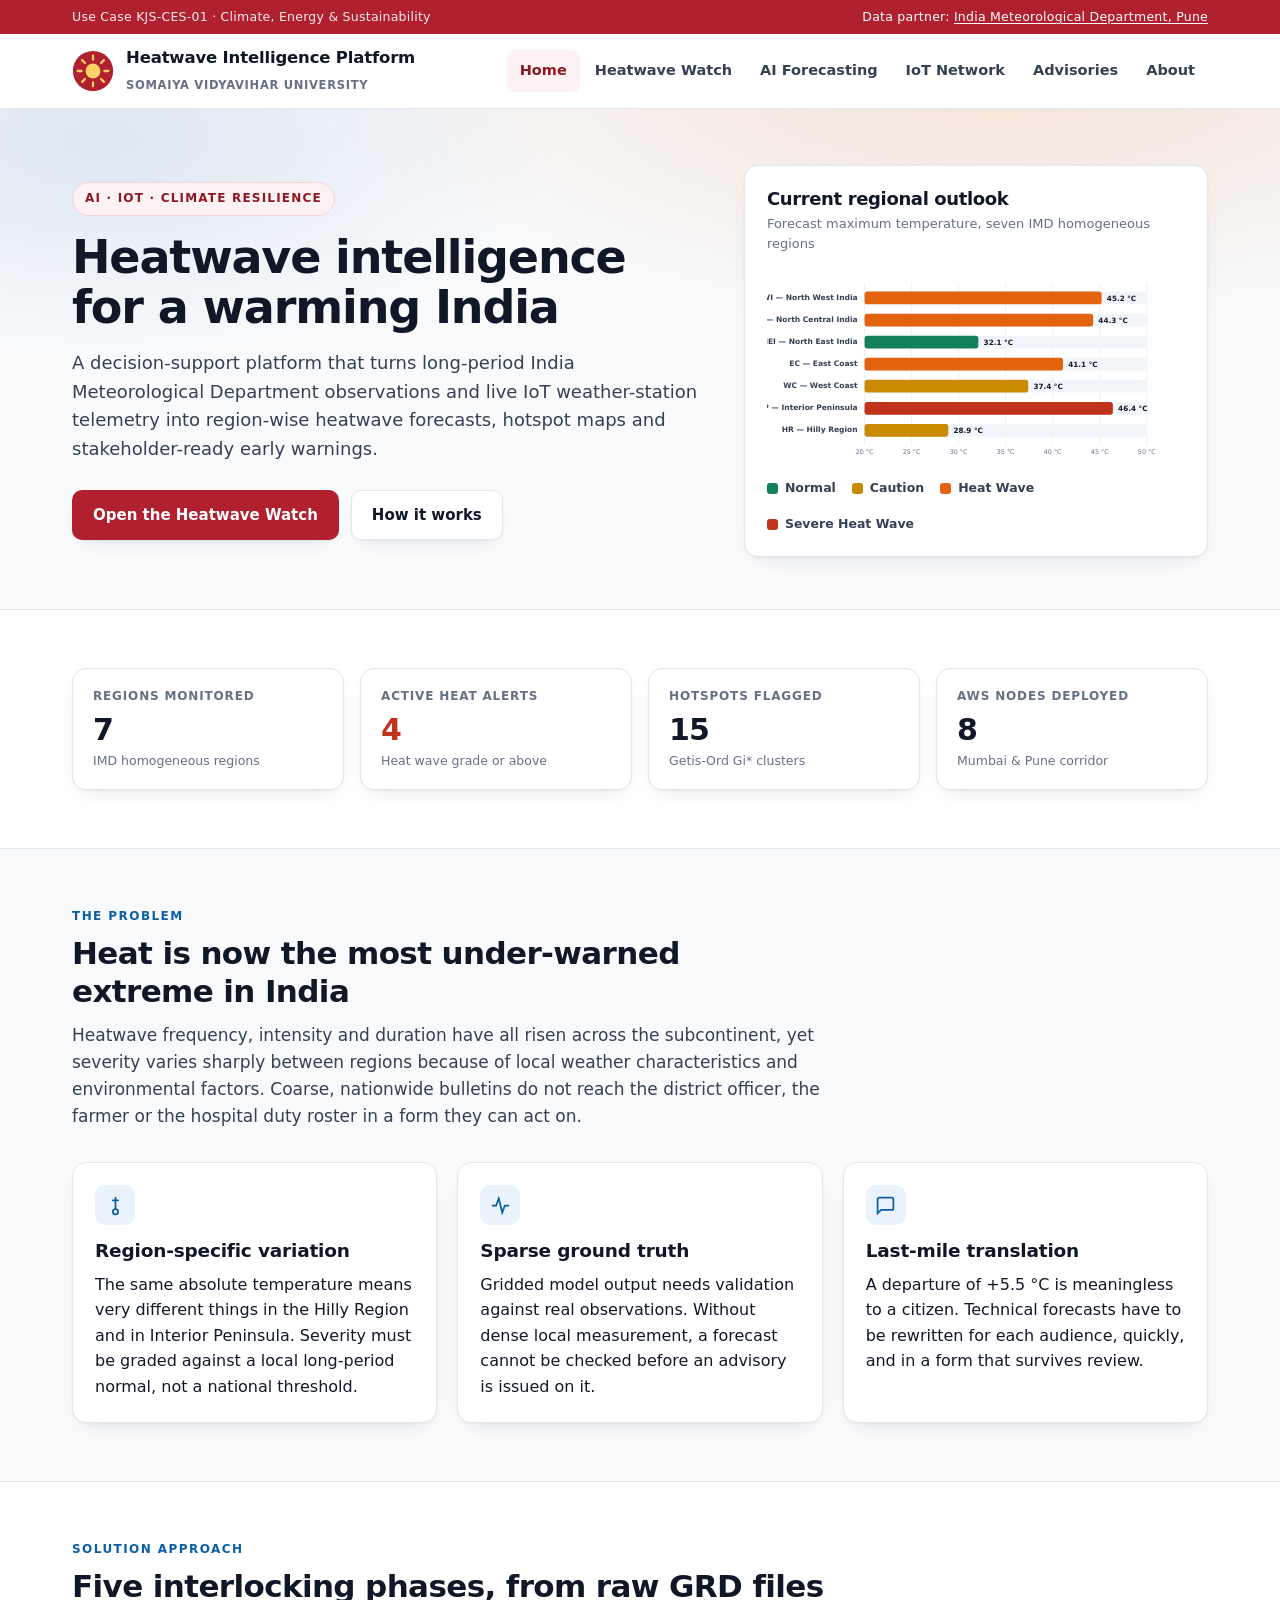
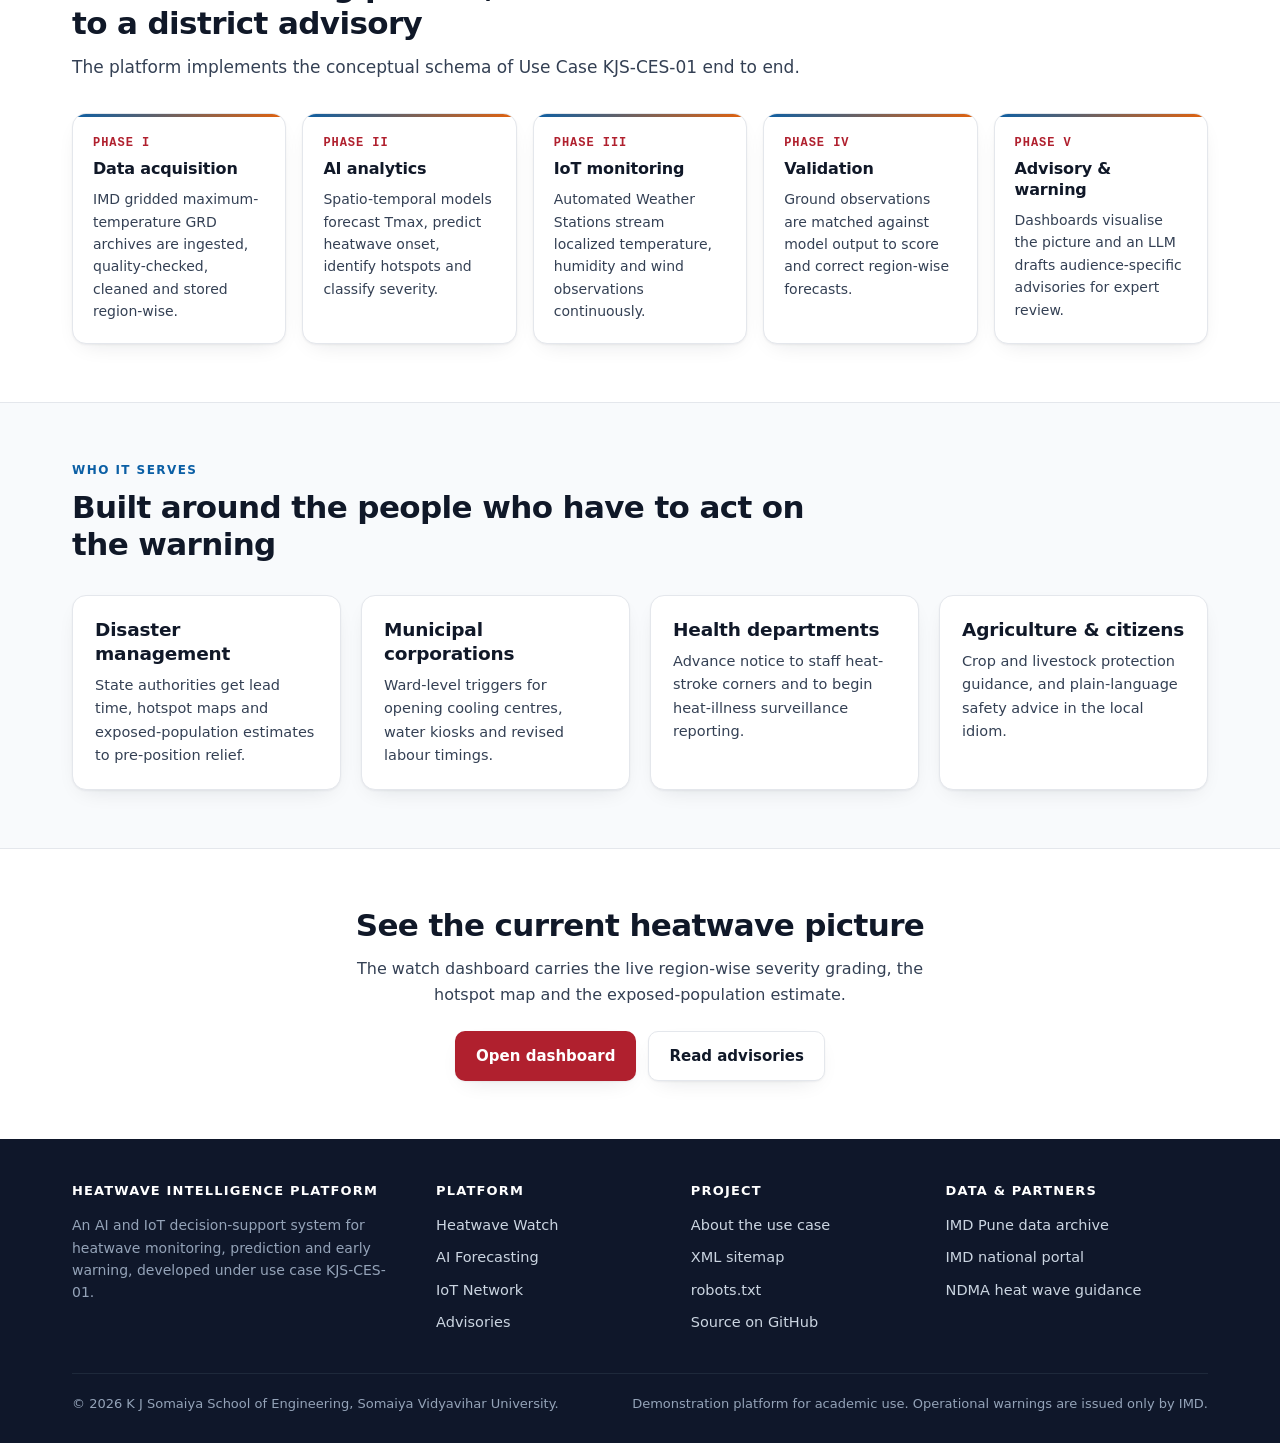
<file: index.html>
<!DOCTYPE html>
<html lang="en-IN">
<head>
<meta charset="utf-8">
<meta name="viewport" content="width=device-width, initial-scale=1">
<!-- ===== Security headers set at document level (STQA Experiment 05) =====
     GitHub Pages does not allow custom HTTP response headers, so the two
     policies that a meta element can carry are declared here. -->
<meta http-equiv="Content-Security-Policy" content="default-src 'self'; script-src 'self' 'unsafe-inline' https://www.googletagmanager.com; style-src 'self' 'unsafe-inline'; img-src 'self' data: https://www.googletagmanager.com https://www.google-analytics.com; connect-src 'self' https://www.google-analytics.com https://analytics.google.com; font-src 'self'; object-src 'none'; base-uri 'self'; form-action 'self'; frame-ancestors 'none'; upgrade-insecure-requests">
<meta name="referrer" content="strict-origin-when-cross-origin">


<!-- ===== On-page SEO: title, description, keywords, robots, canonical ===== -->
<title>Heatwave Intelligence Platform | AI Heatwave Prediction and Early Warning for India</title>
<meta name="description" content="AI-driven heatwave monitoring, prediction and early warning platform for India, combining IMD meteorological data with IoT automated weather stations.">
<meta name="keywords" content="heatwave prediction, heatwave early warning system, AI climate intelligence, IMD temperature data, IoT automated weather station, heat wave India, extreme heat monitoring">
<meta name="robots" content="index, follow">
<meta name="author" content="Jivitesh Kumar, Department of Information Technology, KJSSE">
<link rel="canonical" href="https://jiviteshkumar.github.io/climate_/index.html">

<!-- ===== Social / Open Graph ===== -->
<meta property="og:type" content="website">
<meta property="og:site_name" content="Heatwave Intelligence Platform">
<meta property="og:title" content="Heatwave Intelligence Platform | AI Heatwave Early Warning for India">
<meta property="og:description" content="Region-wise heatwave forecasting, IoT weather monitoring and LLM-assisted advisories built on IMD meteorological observations.">
<meta property="og:url" content="https://jiviteshkumar.github.io/climate_/index.html">
<meta property="og:image" content="https://jiviteshkumar.github.io/climate_/assets/img/og-cover.svg">
<meta name="twitter:card" content="summary_large_image">

<link rel="icon" href="assets/img/favicon.svg" type="image/svg+xml">
<link rel="sitemap" type="application/xml" href="sitemap.xml">
<link rel="stylesheet" href="assets/css/style.css">

<!-- ===== Google tag (gtag.js) - Google Analytics 4 ===== -->
<script async src="https://www.googletagmanager.com/gtag/js?id=G-LTDNH2WP4D"></script>
<script>
  window.dataLayer = window.dataLayer || [];
  function gtag(){dataLayer.push(arguments);}
  gtag('js', new Date());
  gtag('config', 'G-LTDNH2WP4D');
</script>

<script type="application/ld+json">
{
  "@context":"https://schema.org",
  "@type":"WebSite",
  "name":"Heatwave Intelligence Platform",
  "url":"https://jiviteshkumar.github.io/climate_/",
  "description":"AI-driven heatwave monitoring, prediction and early warning platform for India.",
  "publisher":{"@type":"CollegeOrUniversity","name":"Somaiya Vidyavihar University"}
}
</script>
</head>
<body>
<a class="skip" href="#main">Skip to main content</a>

<div class="topbar"><div class="wrap">
  <span class="tag">Use Case KJS-CES-01 &middot; Climate, Energy &amp; Sustainability</span>
  <span>Data partner: <a href="https://imdpune.gov.in/lrfindex.php" title="IMD Pune long range forecasting data repository" rel="noopener" target="_blank">India Meteorological Department, Pune</a></span>
</div></div>

<header class="masthead"><div class="wrap">
  <a class="brand" href="index.html" title="Heatwave Intelligence Platform home page">
    <svg class="mark" viewBox="0 0 48 48" role="img" aria-label="Heatwave Intelligence Platform logo">
      <circle cx="24" cy="24" r="23" fill="#b0202e"></circle>
      <circle cx="24" cy="24" r="8.5" fill="#ffd166"></circle>
      <g stroke="#ffd166" stroke-width="2.6" stroke-linecap="round">
        <path d="M24 6.5v4.5M24 37v4.5M6.5 24h4.5M37 24h4.5M11.6 11.6l3.2 3.2M33.2 33.2l3.2 3.2M36.4 11.6l-3.2 3.2M14.8 33.2l-3.2 3.2"></path>
      </g>
    </svg>
    <span>
      <span class="name">Heatwave Intelligence Platform</span><br>
      <span class="sub">Somaiya Vidyavihar University</span>
    </span>
  </a>
  <nav class="nav" aria-label="Primary navigation">
    <a href="index.html" title="Project overview and current heat outlook">Home</a>
    <a href="dashboard.html" title="Live region-wise heatwave watch dashboard">Heatwave Watch</a>
    <a href="forecast.html" title="AI-driven maximum temperature forecasting models">AI Forecasting</a>
    <a href="monitoring.html" title="IoT automated weather station network status">IoT Network</a>
    <a href="advisories.html" title="Stakeholder-specific heatwave advisories and early warnings">Advisories</a>
    <a href="about.html" title="About the use case, methodology and team">About</a>
  </nav>
</div></header>

<main id="main">

<div class="hero"><div class="wrap">
  <div class="hero-grid">
    <div>
      <span class="eyebrow">AI &middot; IoT &middot; Climate Resilience</span>
      <h1>Heatwave intelligence for a warming India</h1>
      <p class="lede">A decision-support platform that turns long-period India Meteorological
      Department observations and live IoT weather-station telemetry into region-wise heatwave
      forecasts, hotspot maps and stakeholder-ready early warnings.</p>
      <div class="cta-row">
        <a class="btn btn-primary" href="dashboard.html" title="Open the live heatwave watch dashboard">
          Open the Heatwave Watch
        </a>
        <a class="btn btn-ghost" href="about.html" title="Read about the solution approach and methodology">
          How it works
        </a>
      </div>
    </div>
    <div class="chart-card">
      <div class="chart-head">
        <div>
          <h2 style="font-size:18px;margin:0">Current regional outlook</h2>
          <p class="hint">Forecast maximum temperature, seven IMD homogeneous regions</p>
        </div>
      </div>
      <div id="home-bars"></div>
      <div class="legend">
        <span class="key"><span class="sw" style="background:#12805c"></span>Normal</span>
        <span class="key"><span class="sw" style="background:#c98a04"></span>Caution</span>
        <span class="key"><span class="sw" style="background:#e2620d"></span>Heat Wave</span>
        <span class="key"><span class="sw" style="background:#c0341c"></span>Severe Heat Wave</span>
      </div>
    </div>
  </div>
</div></div>

<section>
  <div class="wrap">
    <div class="stats">
      <div class="stat">
        <div class="lbl">Regions monitored</div>
        <div class="val">7</div>
        <div class="foot">IMD homogeneous regions</div>
      </div>
      <div class="stat">
        <div class="lbl">Active heat alerts</div>
        <div class="val" id="alert-count" style="color:var(--severe)">4</div>
        <div class="foot">Heat wave grade or above</div>
      </div>
      <div class="stat">
        <div class="lbl">Hotspots flagged</div>
        <div class="val" id="hotspot-count">15</div>
        <div class="foot">Getis-Ord Gi* clusters</div>
      </div>
      <div class="stat">
        <div class="lbl">AWS nodes deployed</div>
        <div class="val">8</div>
        <div class="foot">Mumbai &amp; Pune corridor</div>
      </div>
    </div>
  </div>
</section>

<section class="tint">
  <div class="wrap">
    <div class="sec-head">
      <p class="kicker">The problem</p>
      <h2>Heat is now the most under-warned extreme in India</h2>
      <p>Heatwave frequency, intensity and duration have all risen across the subcontinent, yet
      severity varies sharply between regions because of local weather characteristics and
      environmental factors. Coarse, nationwide bulletins do not reach the district officer, the
      farmer or the hospital duty roster in a form they can act on.</p>
    </div>
    <div class="grid g-3">
      <article class="card">
        <div class="ico" aria-hidden="true">
          <svg viewBox="0 0 24 24" fill="none" stroke="currentColor" stroke-width="2" stroke-linecap="round"><path d="M12 3v13"></path><circle cx="12" cy="19" r="3"></circle><path d="M9 6h6"></path></svg>
        </div>
        <h3>Region-specific variation</h3>
        <p>The same absolute temperature means very different things in the Hilly Region and in
        Interior Peninsula. Severity must be graded against a local long-period normal, not a
        national threshold.</p>
      </article>
      <article class="card">
        <div class="ico" aria-hidden="true">
          <svg viewBox="0 0 24 24" fill="none" stroke="currentColor" stroke-width="2" stroke-linecap="round"><path d="M3 12h4l3-8 4 16 3-8h4"></path></svg>
        </div>
        <h3>Sparse ground truth</h3>
        <p>Gridded model output needs validation against real observations. Without dense local
        measurement, a forecast cannot be checked before an advisory is issued on it.</p>
      </article>
      <article class="card">
        <div class="ico" aria-hidden="true">
          <svg viewBox="0 0 24 24" fill="none" stroke="currentColor" stroke-width="2" stroke-linecap="round"><path d="M21 15a2 2 0 0 1-2 2H7l-4 4V5a2 2 0 0 1 2-2h14a2 2 0 0 1 2 2z"></path></svg>
        </div>
        <h3>Last-mile translation</h3>
        <p>A departure of +5.5 °C is meaningless to a citizen. Technical forecasts have to be
        rewritten for each audience, quickly, and in a form that survives review.</p>
      </article>
    </div>
  </div>
</section>

<section>
  <div class="wrap">
    <div class="sec-head">
      <p class="kicker">Solution approach</p>
      <h2>Five interlocking phases, from raw GRD files to a district advisory</h2>
      <p>The platform implements the conceptual schema of Use Case KJS-CES-01 end to end.</p>
    </div>
    <div class="phases">
      <article class="phase">
        <p class="phase-no">PHASE I</p>
        <h3 style="font-size:16px">Data acquisition</h3>
        <p style="font-size:14px;color:var(--ink-2);margin:0">IMD gridded maximum-temperature GRD
        archives are ingested, quality-checked, cleaned and stored region-wise.</p>
      </article>
      <article class="phase">
        <p class="phase-no">PHASE II</p>
        <h3 style="font-size:16px">AI analytics</h3>
        <p style="font-size:14px;color:var(--ink-2);margin:0">Spatio-temporal models forecast Tmax,
        predict heatwave onset, identify hotspots and classify severity.</p>
      </article>
      <article class="phase">
        <p class="phase-no">PHASE III</p>
        <h3 style="font-size:16px">IoT monitoring</h3>
        <p style="font-size:14px;color:var(--ink-2);margin:0">Automated Weather Stations stream
        localized temperature, humidity and wind observations continuously.</p>
      </article>
      <article class="phase">
        <p class="phase-no">PHASE IV</p>
        <h3 style="font-size:16px">Validation</h3>
        <p style="font-size:14px;color:var(--ink-2);margin:0">Ground observations are matched against
        model output to score and correct region-wise forecasts.</p>
      </article>
      <article class="phase">
        <p class="phase-no">PHASE V</p>
        <h3 style="font-size:16px">Advisory &amp; warning</h3>
        <p style="font-size:14px;color:var(--ink-2);margin:0">Dashboards visualise the picture and an
        LLM drafts audience-specific advisories for expert review.</p>
      </article>
    </div>
  </div>
</section>

<section class="tint">
  <div class="wrap">
    <div class="sec-head">
      <p class="kicker">Who it serves</p>
      <h2>Built around the people who have to act on the warning</h2>
    </div>
    <div class="grid g-4">
      <article class="card">
        <h3>Disaster management</h3>
        <p style="font-size:14.5px;color:var(--ink-2)">State authorities get lead time, hotspot maps
        and exposed-population estimates to pre-position relief.</p>
      </article>
      <article class="card">
        <h3>Municipal corporations</h3>
        <p style="font-size:14.5px;color:var(--ink-2)">Ward-level triggers for opening cooling
        centres, water kiosks and revised labour timings.</p>
      </article>
      <article class="card">
        <h3>Health departments</h3>
        <p style="font-size:14.5px;color:var(--ink-2)">Advance notice to staff heat-stroke corners
        and to begin heat-illness surveillance reporting.</p>
      </article>
      <article class="card">
        <h3>Agriculture &amp; citizens</h3>
        <p style="font-size:14.5px;color:var(--ink-2)">Crop and livestock protection guidance, and
        plain-language safety advice in the local idiom.</p>
      </article>
    </div>
  </div>
</section>

<section>
  <div class="wrap" style="text-align:center">
    <h2>See the current heatwave picture</h2>
    <p style="color:var(--ink-2);max-width:56ch;margin:0 auto 24px">The watch dashboard carries the
    live region-wise severity grading, the hotspot map and the exposed-population estimate.</p>
    <div class="cta-row" style="justify-content:center">
      <a class="btn btn-primary" href="dashboard.html" title="Open the heatwave watch dashboard">Open dashboard</a>
      <a class="btn btn-ghost" href="advisories.html" title="Read the current heatwave advisories">Read advisories</a>
    </div>
  </div>
</section>

</main>

<footer class="site"><div class="wrap">
  <div class="f-grid">
    <div class="f-about">
      <h3 class="f-head">Heatwave Intelligence Platform</h3>
      <p>An AI and IoT decision-support system for heatwave monitoring, prediction and early
      warning, developed under use case KJS-CES-01.</p>
    </div>
    <div>
      <h3 class="f-head">Platform</h3>
      <ul>
        <li><a href="dashboard.html" title="Region-wise heatwave watch dashboard">Heatwave Watch</a></li>
        <li><a href="forecast.html" title="AI forecasting models and evaluation">AI Forecasting</a></li>
        <li><a href="monitoring.html" title="IoT automated weather station network">IoT Network</a></li>
        <li><a href="advisories.html" title="Stakeholder advisories and early warnings">Advisories</a></li>
      </ul>
    </div>
    <div>
      <h3 class="f-head">Project</h3>
      <ul>
        <li><a href="about.html" title="About the use case and methodology">About the use case</a></li>
        <li><a href="sitemap.xml" title="XML sitemap of this website">XML sitemap</a></li>
        <li><a href="robots.txt" title="Robots exclusion file for this website">robots.txt</a></li>
        <li><a href="https://github.com/JiviteshKumar/climate_" title="Project source code on GitHub" rel="noopener" target="_blank">Source on GitHub</a></li>
      </ul>
    </div>
    <div>
      <h3 class="f-head">Data &amp; partners</h3>
      <ul>
        <li><a href="https://imdpune.gov.in/lrfindex.php" title="IMD Pune gridded data repository" rel="noopener" target="_blank">IMD Pune data archive</a></li>
        <li><a href="https://mausam.imd.gov.in/" title="India Meteorological Department official portal" rel="noopener" target="_blank">IMD national portal</a></li>
        <li><a href="https://ndma.gov.in/Natural-Disasters/Heat-Wave" title="NDMA heat wave guidelines" rel="noopener" target="_blank">NDMA heat wave guidance</a></li>
      </ul>
    </div>
  </div>
  <div class="f-bot">
    <span>&copy; <span data-year>2026</span> K J Somaiya School of Engineering, Somaiya Vidyavihar University.</span>
    <span>Demonstration platform for academic use. Operational warnings are issued only by IMD.</span>
  </div>
</div></footer>

<script src="assets/js/data.js"></script>
<script src="assets/js/main.js"></script>
</body>
</html>
</file>
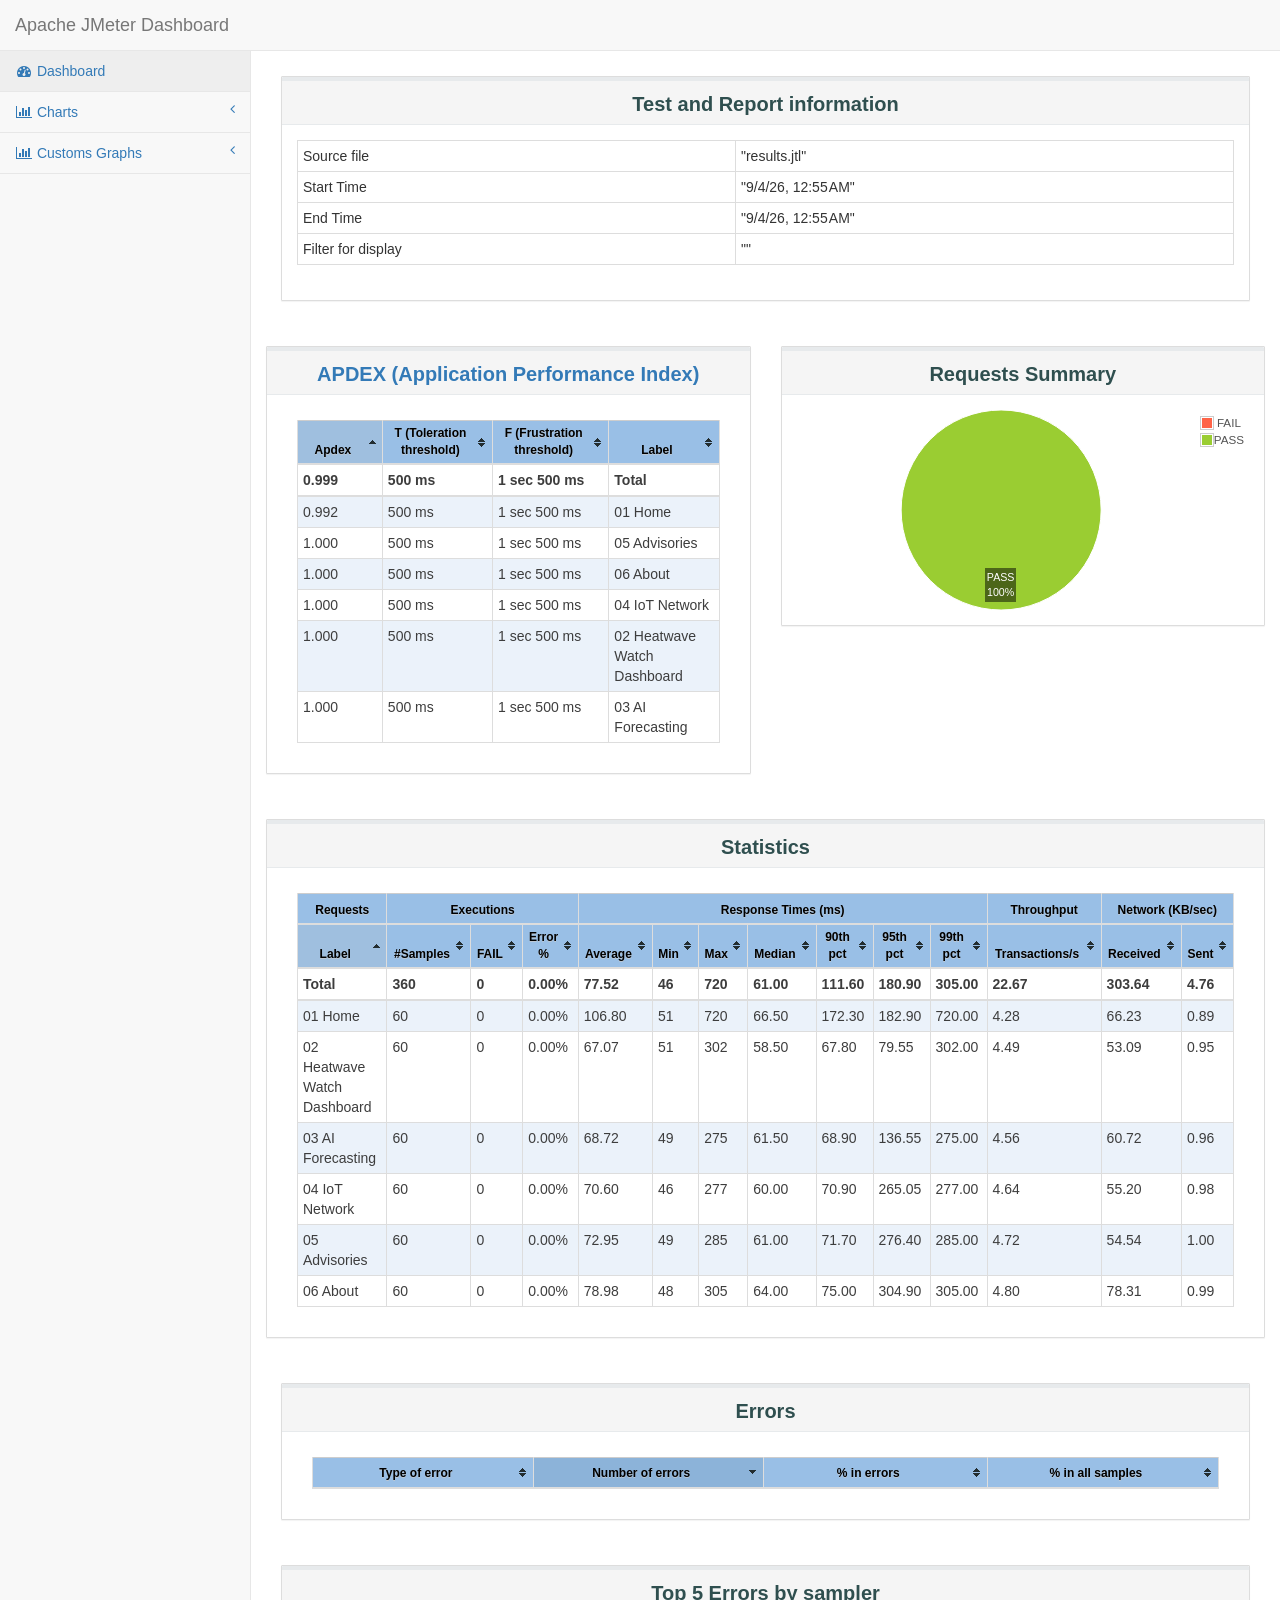
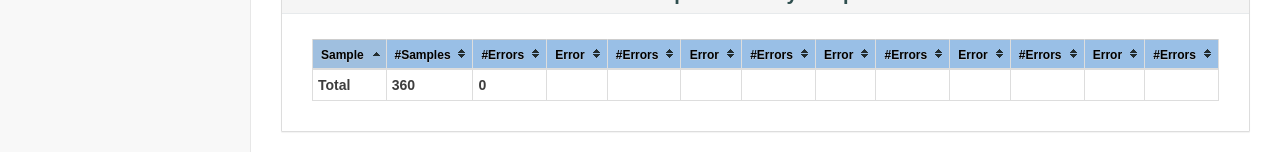
<file: testing/dashboard/index.html>
<!DOCTYPE html>
<html lang="en">

<head>

    <meta charset="utf-8">
    <meta http-equiv="X-UA-Compatible" content="IE=edge">
    <meta name="viewport" content="width=device-width, initial-scale=1">
    <meta name="description" content="">
    <meta name="author" content="">

    <title>Apache JMeter Dashboard</title>

     <!-- Bootstrap Core CSS -->
    <link href="sbadmin2-1.0.7/bower_components/bootstrap/dist/css/bootstrap.min.css" rel="stylesheet">

    <!-- MetisMenu CSS -->
    <link href="sbadmin2-1.0.7/bower_components/metisMenu/dist/metisMenu.min.css" rel="stylesheet">

    <!-- Custom CSS -->
    <link href="sbadmin2-1.0.7/dist/css/sb-admin-2.css" rel="stylesheet">

    <!-- Dashboard css -->
    <link href="content/css/dashboard.css" rel="stylesheet">

    <!-- Table sorter -->
    <link href="content/css/theme.blue.css" rel="stylesheet">

    <!-- icon -->
    <link rel="icon" type="image/png" href="content/pages/icon-apache.png" />

    <!-- Custom Fonts -->
    <link href="sbadmin2-1.0.7/bower_components/font-awesome/css/font-awesome.min.css" rel="stylesheet" type="text/css">
</head>

<body>
    <div id="wrapper">
        <nav class="navbar navbar-default navbar-static-top" role="navigation" style="margin-bottom: 0">
            <div class="navbar-header">
                <button type="button" class="navbar-toggle" data-toggle="collapse" data-target=".navbar-collapse">
                    <span class="sr-only">Toggle navigation</span>
                    <span class="icon-bar"></span>
                    <span class="icon-bar"></span>
                    <span class="icon-bar"></span>
                </button>
                <a class="navbar-brand" href="index.html">Apache JMeter Dashboard</a>
            </div>
            <div class="navbar-default sidebar" role="navigation">
                <div class="sidebar-nav navbar-collapse">
                    <ul class="nav" id="side-menu">
                        <li>
                            <a href="index.html"><i class="fa fa-dashboard fa-fw"></i> Dashboard</a>
                        </li>
                        <li>
                            <a href="#"><i class="fa fa-bar-chart-o fa-fw"></i> Charts<span class="fa arrow"></span></a>
                            <ul class="nav nav-second-level">
                                <li>
                                    <a href="content/pages/OverTime.html">Over Time</a>
                                </li>
                                <li>
                                    <a href="content/pages/Throughput.html">Throughput</a>
                                </li>
                                <li>
                                    <a href="content/pages/ResponseTimes.html">Response Times</a>
                                </li>
                            </ul>
                            <!-- /.nav-second-level -->
                        </li>
                        
                        <li>
                            <a href="#"><i class="fa fa-bar-chart-o fa-fw"></i> Customs Graphs<span class="fa arrow"></span></a>
                            <ul class="nav nav-second-level">
                                <li>
                                    <a href="content/pages/CustomsGraphs.html">Over Time</a>
                                </li>
                            </ul>
                        </li>
                    </ul>
                </div>
            </div>
        </nav>
        <div id="page-wrapper">
            <div class="row">
                <div class="col-lg-12">
                     <div class="panel panel-default" >
                        <div class="panel-heading" style="text-align:center;">
                           <p class="dashboard-title">Test and Report information</p>
                        </div>
                        <div class="panel-body">
                        <table id="generalInfos" class="table table-bordered table-condensed " >
                            <tr>
                                <td>Source file</td>
                                <td>"results.jtl"</td>
                            </tr>
                            <tr>
                                <td>Start Time</td>
                                <td>"9/4/26, 12:55 AM"</td>
                            </tr>
                            <tr>
                                <td>End Time</td>
                                <td>"9/4/26, 12:55 AM"</td>
                            </tr>
                                <tr>
                                    <td>Filter for display</td>
                                    <td>""</td>
                                </tr>
                        </table>
                     </div>
                </div>
            </div>
            <div class="row">
                <div class="col-lg-6">
                    <div class="panel panel-default" style="text-align:center;">
                        <div class="panel-heading">
                           <p class="dashboard-title"><a href="https://en.wikipedia.org/wiki/Apdex" target="_blank">APDEX (Application Performance Index)</a></p>
                        </div>
                        <div class="panel-body">
                            <section id="apdex" class="col-md-12 table-responsive">
                                <table id="apdexTable" class="table table-bordered table-condensed tablesorter ">
                                </table>
                            </section>
                        </div>
                    </div>
                </div>
                <div class="col-lg-6" >
                    <div class="panel panel-default" style="text-align:center;">
                        <div class="panel-heading">
                           <p class="dashboard-title">Requests Summary</p>
                        </div>
                           <div class="panel-body">
                            <div class="flot-chart" style="height:200px;">
                                <div class="flot-chart-content" id="flot-requests-summary" style="height:200px;"/>
                            </div>
                        </div>
                    </div>
                </div>
            </div>
            <div class="col-lg-12">
                <div class="panel panel-default" style="text-align:center;">
                       <div class="panel-heading" >
                           <p class="dashboard-title">Statistics</p>
                       </div>
                <div class="panel-body ">
                    <section class="col-md-12 table-responsive">
                        <table id="statisticsTable" class="table table-bordered table-condensed tablesorter " >
                        </table>
                    </section>
                </div>
            </div>
            <div class="col-lg-12">
                <div class="panel panel-default" style="text-align:center;">
                    <div class="panel-heading">
                        <p class="dashboard-title">Errors</p>
                    </div>
                    <div class="panel-body">
                        <section class="col-md-12 table-responsive">
                            <table id="errorsTable" class="table table-bordered table-condensed tablesorter ">
                            </table>
                        </section>
                    </div>
                </div>
            </div>
            <div class="col-lg-12">
                <div class="panel panel-default" style="text-align:center;">
                    <div class="panel-heading">
                        <p class="dashboard-title">Top 5 Errors by sampler</p>
                    </div>
                    <div class="panel-body">
                        <section class="col-md-12 table-responsive">
                            <table id="top5ErrorsBySamplerTable" class="table table-bordered table-condensed tablesorter ">
                            </table>
                        </section>
                    </div>
                </div>
            </div>
        </div>
    </div>

    <!-- jQuery -->
    <script src="sbadmin2-1.0.7/bower_components/jquery/dist/jquery.min.js"></script>

    <!-- Bootstrap Core JavaScript -->
    <script src="sbadmin2-1.0.7/bower_components/bootstrap/dist/js/bootstrap.min.js"></script>
    <script src="sbadmin2-1.0.7/bower_components/flot/excanvas.min.js"></script>
    <script src="sbadmin2-1.0.7/bower_components/flot/jquery.flot.js"></script>
    <script src="sbadmin2-1.0.7/bower_components/flot/jquery.flot.pie.js"></script>
    <script src="sbadmin2-1.0.7/bower_components/flot/jquery.flot.resize.js"></script>
    <script src="sbadmin2-1.0.7/bower_components/flot/jquery.flot.time.js"></script>
    <script src="sbadmin2-1.0.7/bower_components/flot.tooltip/js/jquery.flot.tooltip.min.js"></script>
    <script src="sbadmin2-1.0.7/bower_components/flot-axislabels/jquery.flot.axislabels.js"></script>
    <!-- Metis Menu Plugin JavaScript -->
    <script src="sbadmin2-1.0.7/bower_components/metisMenu/dist/metisMenu.min.js"></script>

    <script src="content/js/dashboard-commons.js"></script>
    <script src="content/js/dashboard.js"></script>

    <!-- Custom Theme JavaScript -->
    <script src="sbadmin2-1.0.7/dist/js/sb-admin-2.js"></script>
    <script type="text/javascript" src="content/js/jquery.tablesorter.min.js"></script>

</body>

</html>
</file>
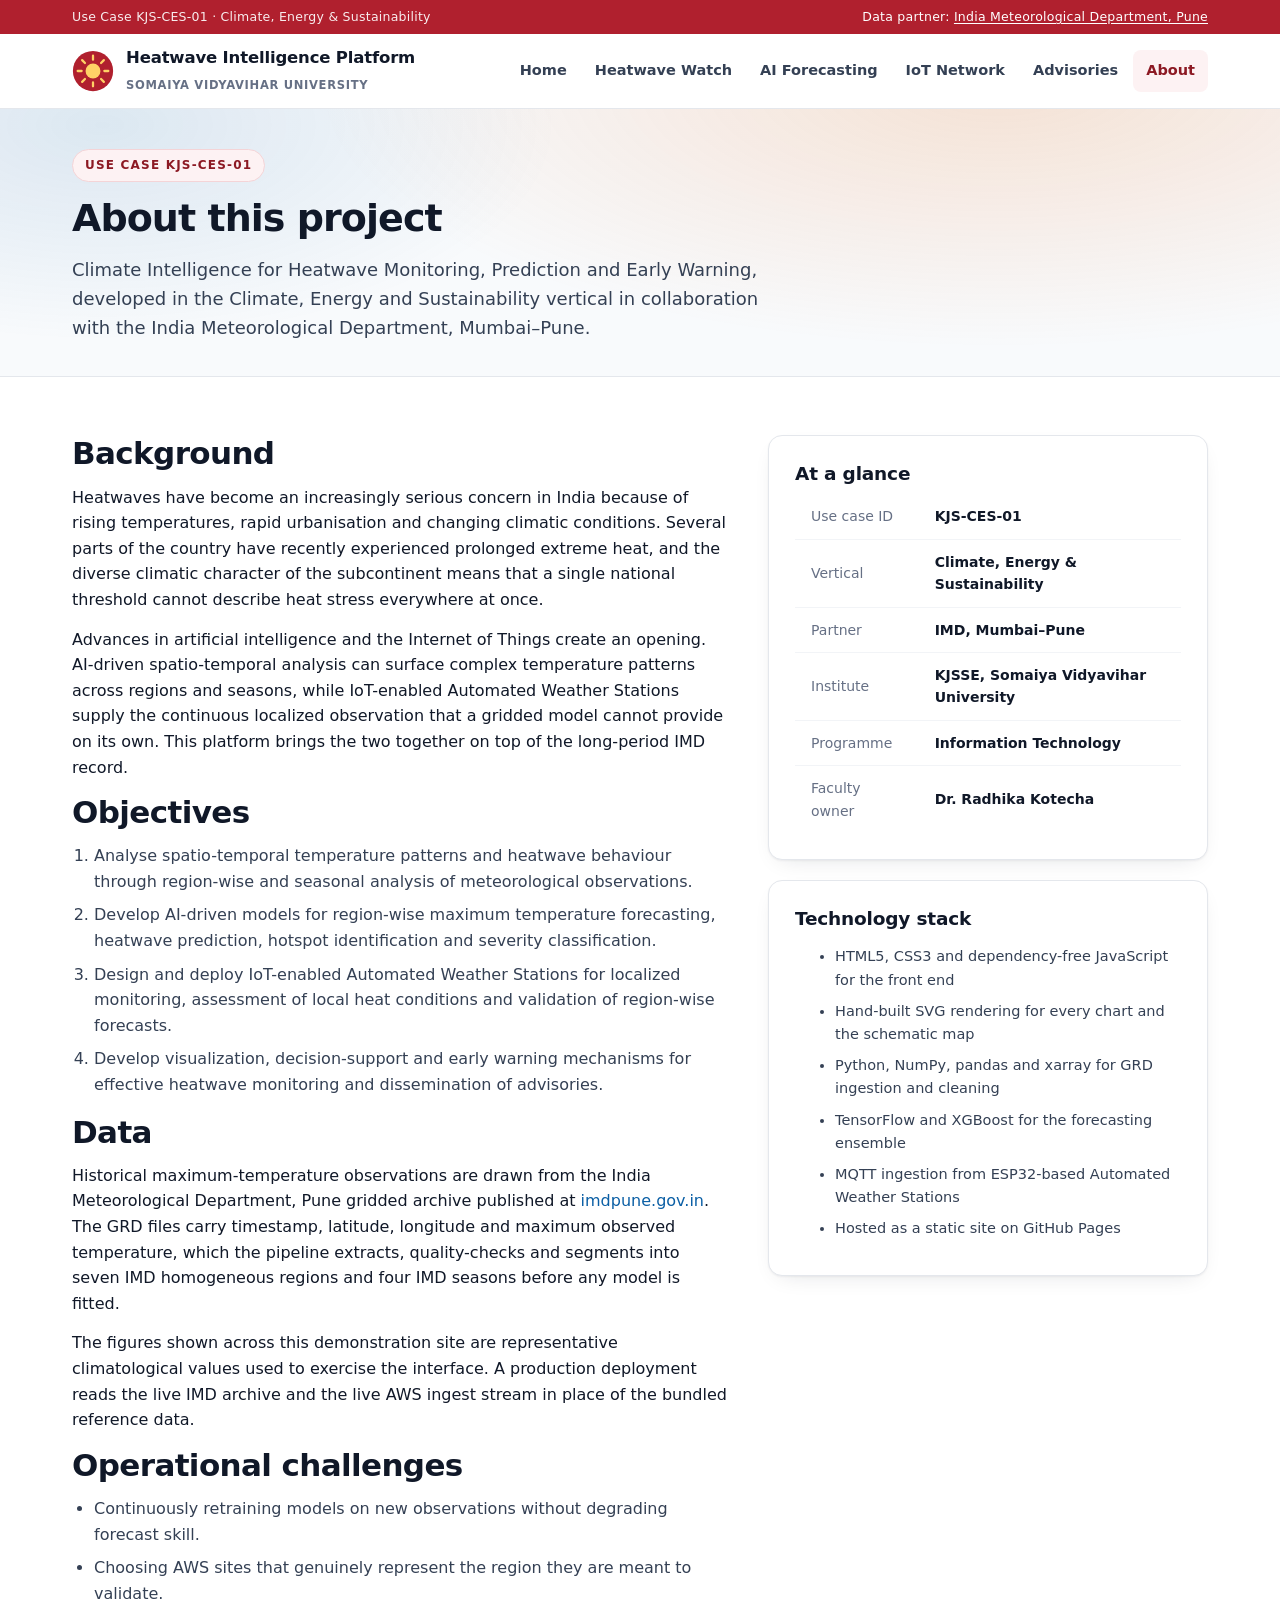
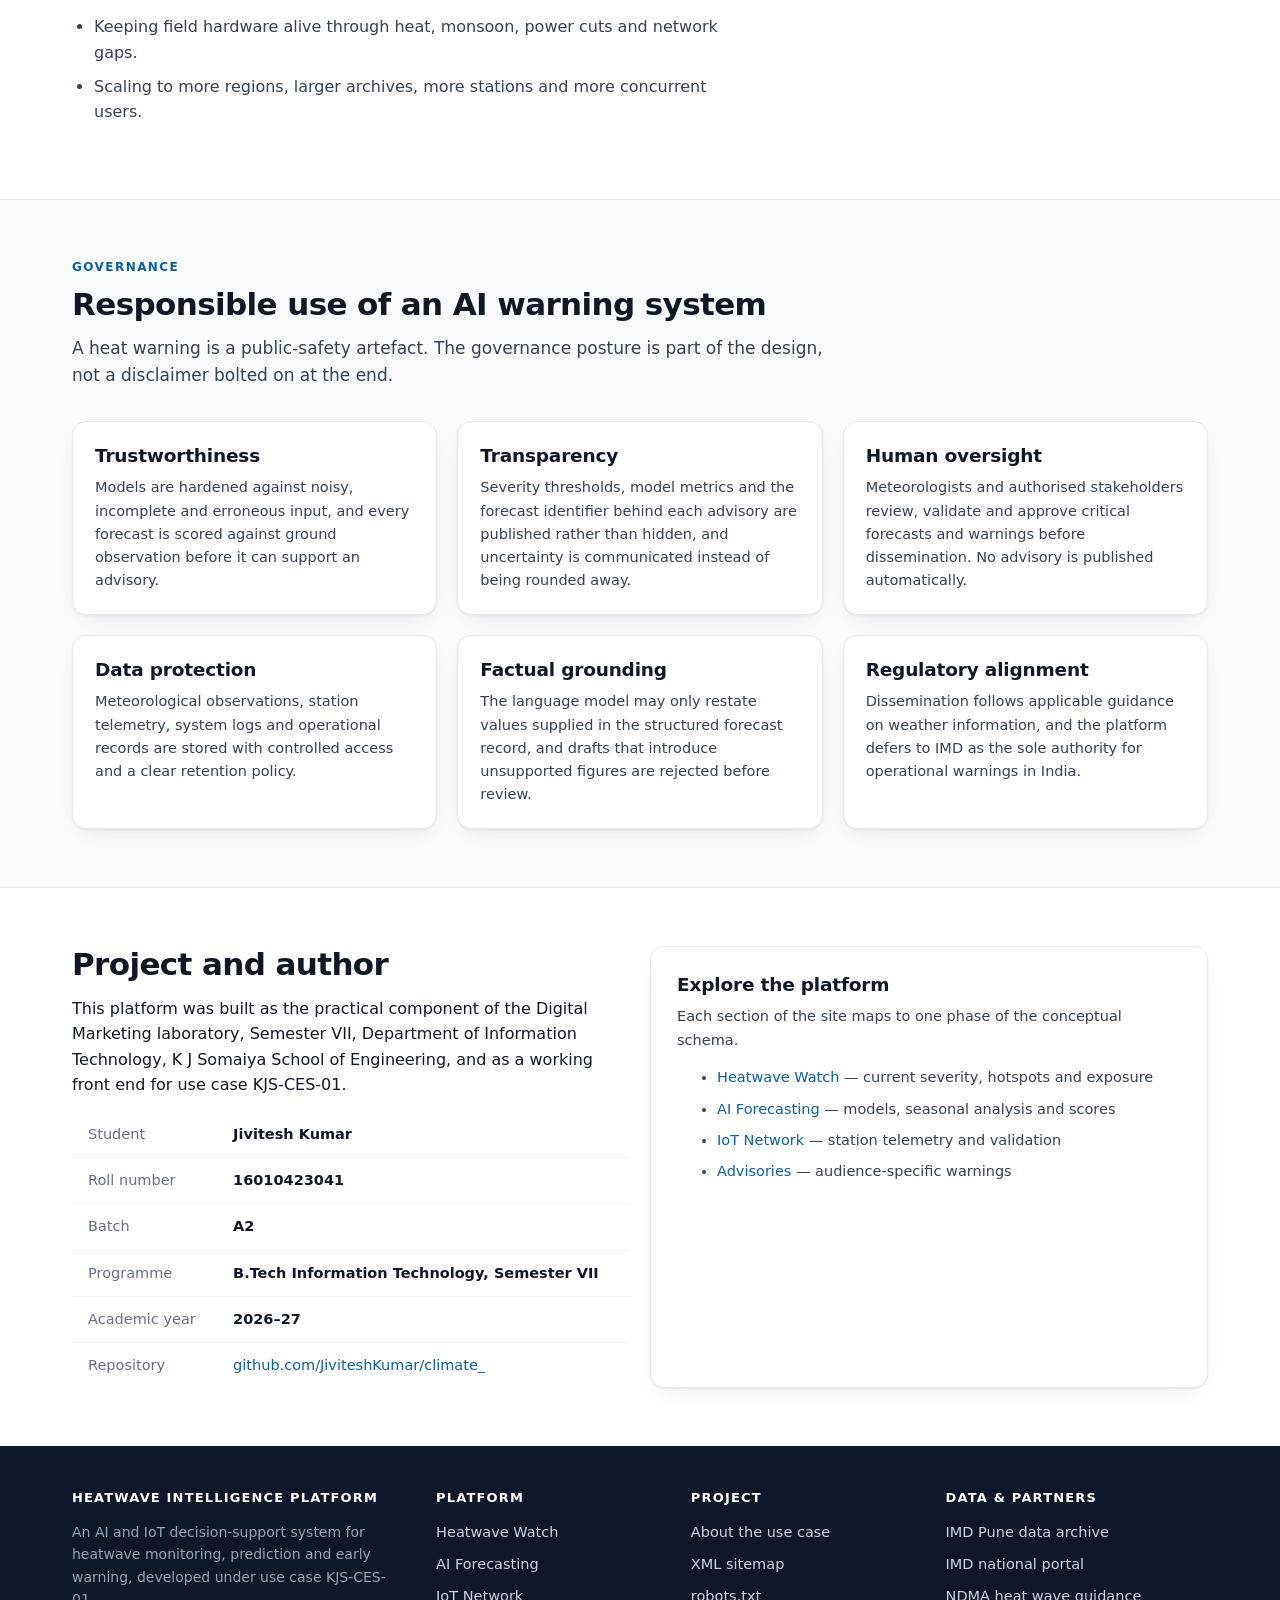
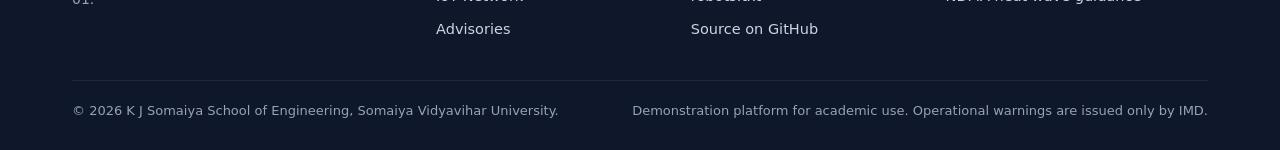
<file: about.html>
<!DOCTYPE html>
<html lang="en-IN">
<head>
<meta charset="utf-8">
<meta name="viewport" content="width=device-width, initial-scale=1">
<!-- ===== Security headers set at document level (STQA Experiment 05) =====
     GitHub Pages does not allow custom HTTP response headers, so the two
     policies that a meta element can carry are declared here. -->
<meta http-equiv="Content-Security-Policy" content="default-src 'self'; script-src 'self' 'unsafe-inline' https://www.googletagmanager.com; style-src 'self' 'unsafe-inline'; img-src 'self' data: https://www.googletagmanager.com https://www.google-analytics.com; connect-src 'self' https://www.google-analytics.com https://analytics.google.com; font-src 'self'; object-src 'none'; base-uri 'self'; form-action 'self'; frame-ancestors 'none'; upgrade-insecure-requests">
<meta name="referrer" content="strict-origin-when-cross-origin">


<title>About the Use Case | KJS-CES-01 Climate Intelligence for Heatwaves</title>
<meta name="description" content="Background, objectives, solution approach and technology stack of use case KJS-CES-01, a climate intelligence platform for heatwave monitoring, prediction and early warning.">
<meta name="keywords" content="KJS-CES-01, climate intelligence use case, heatwave early warning project, Somaiya Vidyavihar University, IMD collaboration, AI use case curriculum">
<meta name="robots" content="index, follow">
<meta name="author" content="Jivitesh Kumar, Department of Information Technology, KJSSE">
<link rel="canonical" href="https://jiviteshkumar.github.io/climate_/about.html">

<meta property="og:type" content="article">
<meta property="og:site_name" content="Heatwave Intelligence Platform">
<meta property="og:title" content="About the Use Case | KJS-CES-01 Climate Intelligence for Heatwaves">
<meta property="og:description" content="Objectives, five-phase solution approach and technology stack of the heatwave intelligence use case.">
<meta property="og:url" content="https://jiviteshkumar.github.io/climate_/about.html">
<meta property="og:image" content="https://jiviteshkumar.github.io/climate_/assets/img/og-cover.svg">
<meta name="twitter:card" content="summary_large_image">

<link rel="icon" href="assets/img/favicon.svg" type="image/svg+xml">
<link rel="sitemap" type="application/xml" href="sitemap.xml">
<link rel="stylesheet" href="assets/css/style.css">

<!-- Google tag (gtag.js) - Google Analytics 4, property "Heatwave Intelligence Platform" -->
<script async src="https://www.googletagmanager.com/gtag/js?id=G-LTDNH2WP4D"></script>
<script>
  window.dataLayer = window.dataLayer || [];
  function gtag(){dataLayer.push(arguments);}
  gtag('js', new Date());
  gtag('config', 'G-LTDNH2WP4D');
</script>
</head>
<body>
<a class="skip" href="#main">Skip to main content</a>

<div class="topbar"><div class="wrap">
  <span class="tag">Use Case KJS-CES-01 &middot; Climate, Energy &amp; Sustainability</span>
  <span>Data partner: <a href="https://imdpune.gov.in/lrfindex.php" title="IMD Pune long range forecasting data repository" rel="noopener" target="_blank">India Meteorological Department, Pune</a></span>
</div></div>

<header class="masthead"><div class="wrap">
  <a class="brand" href="index.html" title="Heatwave Intelligence Platform home page">
    <svg class="mark" viewBox="0 0 48 48" role="img" aria-label="Heatwave Intelligence Platform logo">
      <circle cx="24" cy="24" r="23" fill="#b0202e"></circle>
      <circle cx="24" cy="24" r="8.5" fill="#ffd166"></circle>
      <g stroke="#ffd166" stroke-width="2.6" stroke-linecap="round">
        <path d="M24 6.5v4.5M24 37v4.5M6.5 24h4.5M37 24h4.5M11.6 11.6l3.2 3.2M33.2 33.2l3.2 3.2M36.4 11.6l-3.2 3.2M14.8 33.2l-3.2 3.2"></path>
      </g>
    </svg>
    <span>
      <span class="name">Heatwave Intelligence Platform</span><br>
      <span class="sub">Somaiya Vidyavihar University</span>
    </span>
  </a>
  <nav class="nav" aria-label="Primary navigation">
    <a href="index.html" title="Project overview and current heat outlook">Home</a>
    <a href="dashboard.html" title="Live region-wise heatwave watch dashboard">Heatwave Watch</a>
    <a href="forecast.html" title="AI-driven maximum temperature forecasting models">AI Forecasting</a>
    <a href="monitoring.html" title="IoT automated weather station network status">IoT Network</a>
    <a href="advisories.html" title="Stakeholder-specific heatwave advisories and early warnings">Advisories</a>
    <a href="about.html" title="About the use case, methodology and team">About</a>
  </nav>
</div></header>

<main id="main">

<div class="hero"><div class="wrap" style="padding-block:40px 34px">
  <span class="eyebrow">Use case KJS-CES-01</span>
  <h1 style="font-size:clamp(27px,3.4vw,38px)">About this project</h1>
  <p class="lede" style="margin-bottom:0">Climate Intelligence for Heatwave Monitoring, Prediction
  and Early Warning, developed in the Climate, Energy and Sustainability vertical in collaboration
  with the India Meteorological Department, Mumbai&ndash;Pune.</p>
</div></div>

<section>
  <div class="wrap">
    <div class="grid" style="grid-template-columns:1.5fr 1fr;gap:36px">
      <div class="prose">
        <h2>Background</h2>
        <p>Heatwaves have become an increasingly serious concern in India because of rising
        temperatures, rapid urbanisation and changing climatic conditions. Several parts of the
        country have recently experienced prolonged extreme heat, and the diverse climatic character
        of the subcontinent means that a single national threshold cannot describe heat stress
        everywhere at once.</p>
        <p>Advances in artificial intelligence and the Internet of Things create an opening.
        AI-driven spatio-temporal analysis can surface complex temperature patterns across regions
        and seasons, while IoT-enabled Automated Weather Stations supply the continuous localized
        observation that a gridded model cannot provide on its own. This platform brings the two
        together on top of the long-period IMD record.</p>

        <h2>Objectives</h2>
        <ol>
          <li>Analyse spatio-temporal temperature patterns and heatwave behaviour through region-wise
          and seasonal analysis of meteorological observations.</li>
          <li>Develop AI-driven models for region-wise maximum temperature forecasting, heatwave
          prediction, hotspot identification and severity classification.</li>
          <li>Design and deploy IoT-enabled Automated Weather Stations for localized monitoring,
          assessment of local heat conditions and validation of region-wise forecasts.</li>
          <li>Develop visualization, decision-support and early warning mechanisms for effective
          heatwave monitoring and dissemination of advisories.</li>
        </ol>

        <h2>Data</h2>
        <p>Historical maximum-temperature observations are drawn from the India Meteorological
        Department, Pune gridded archive published at
        <a href="https://imdpune.gov.in/lrfindex.php" title="IMD Pune long range forecasting data repository" rel="noopener" target="_blank">imdpune.gov.in</a>.
        The GRD files carry timestamp, latitude, longitude and maximum observed temperature, which
        the pipeline extracts, quality-checks and segments into seven IMD homogeneous regions and
        four IMD seasons before any model is fitted.</p>
        <p>The figures shown across this demonstration site are representative climatological values
        used to exercise the interface. A production deployment reads the live IMD archive and the
        live AWS ingest stream in place of the bundled reference data.</p>

        <h2>Operational challenges</h2>
        <ul>
          <li>Continuously retraining models on new observations without degrading forecast skill.</li>
          <li>Choosing AWS sites that genuinely represent the region they are meant to validate.</li>
          <li>Keeping field hardware alive through heat, monsoon, power cuts and network gaps.</li>
          <li>Scaling to more regions, larger archives, more stations and more concurrent users.</li>
        </ul>
      </div>

      <div>
        <div class="card pad-lg" style="margin-bottom:20px">
          <h3>At a glance</h3>
          <table style="min-width:0;font-size:14px">
            <tbody>
              <tr><td style="color:var(--ink-3)">Use case ID</td><td style="font-weight:650">KJS-CES-01</td></tr>
              <tr><td style="color:var(--ink-3)">Vertical</td><td style="font-weight:650">Climate, Energy &amp; Sustainability</td></tr>
              <tr><td style="color:var(--ink-3)">Partner</td><td style="font-weight:650">IMD, Mumbai&ndash;Pune</td></tr>
              <tr><td style="color:var(--ink-3)">Institute</td><td style="font-weight:650">KJSSE, Somaiya Vidyavihar University</td></tr>
              <tr><td style="color:var(--ink-3)">Programme</td><td style="font-weight:650">Information Technology</td></tr>
              <tr><td style="color:var(--ink-3)">Faculty owner</td><td style="font-weight:650">Dr. Radhika Kotecha</td></tr>
            </tbody>
          </table>
        </div>
        <div class="card pad-lg">
          <h3>Technology stack</h3>
          <ul class="prose" style="font-size:14.5px;margin-bottom:0">
            <li>HTML5, CSS3 and dependency-free JavaScript for the front end</li>
            <li>Hand-built SVG rendering for every chart and the schematic map</li>
            <li>Python, NumPy, pandas and xarray for GRD ingestion and cleaning</li>
            <li>TensorFlow and XGBoost for the forecasting ensemble</li>
            <li>MQTT ingestion from ESP32-based Automated Weather Stations</li>
            <li>Hosted as a static site on GitHub Pages</li>
          </ul>
        </div>
      </div>
    </div>
  </div>
</section>

<section class="tint">
  <div class="wrap">
    <div class="sec-head">
      <p class="kicker">Governance</p>
      <h2>Responsible use of an AI warning system</h2>
      <p>A heat warning is a public-safety artefact. The governance posture is part of the design,
      not a disclaimer bolted on at the end.</p>
    </div>
    <div class="grid g-3">
      <article class="card">
        <h3>Trustworthiness</h3>
        <p style="font-size:14.5px;color:var(--ink-2)">Models are hardened against noisy, incomplete
        and erroneous input, and every forecast is scored against ground observation before it can
        support an advisory.</p>
      </article>
      <article class="card">
        <h3>Transparency</h3>
        <p style="font-size:14.5px;color:var(--ink-2)">Severity thresholds, model metrics and the
        forecast identifier behind each advisory are published rather than hidden, and uncertainty is
        communicated instead of being rounded away.</p>
      </article>
      <article class="card">
        <h3>Human oversight</h3>
        <p style="font-size:14.5px;color:var(--ink-2)">Meteorologists and authorised stakeholders
        review, validate and approve critical forecasts and warnings before dissemination. No
        advisory is published automatically.</p>
      </article>
      <article class="card">
        <h3>Data protection</h3>
        <p style="font-size:14.5px;color:var(--ink-2)">Meteorological observations, station
        telemetry, system logs and operational records are stored with controlled access and a clear
        retention policy.</p>
      </article>
      <article class="card">
        <h3>Factual grounding</h3>
        <p style="font-size:14.5px;color:var(--ink-2)">The language model may only restate values
        supplied in the structured forecast record, and drafts that introduce unsupported figures are
        rejected before review.</p>
      </article>
      <article class="card">
        <h3>Regulatory alignment</h3>
        <p style="font-size:14.5px;color:var(--ink-2)">Dissemination follows applicable guidance on
        weather information, and the platform defers to IMD as the sole authority for operational
        warnings in India.</p>
      </article>
    </div>
  </div>
</section>

<section>
  <div class="wrap">
    <div class="grid g-2">
      <div class="prose">
        <h2>Project and author</h2>
        <p>This platform was built as the practical component of the Digital Marketing laboratory,
        Semester VII, Department of Information Technology, K J Somaiya School of Engineering, and
        as a working front end for use case KJS-CES-01.</p>
        <table style="min-width:0;font-size:14.5px">
          <tbody>
            <tr><td style="color:var(--ink-3)">Student</td><td style="font-weight:650">Jivitesh Kumar</td></tr>
            <tr><td style="color:var(--ink-3)">Roll number</td><td style="font-weight:650">16010423041</td></tr>
            <tr><td style="color:var(--ink-3)">Batch</td><td style="font-weight:650">A2</td></tr>
            <tr><td style="color:var(--ink-3)">Programme</td><td style="font-weight:650">B.Tech Information Technology, Semester VII</td></tr>
            <tr><td style="color:var(--ink-3)">Academic year</td><td style="font-weight:650">2026&ndash;27</td></tr>
            <tr><td style="color:var(--ink-3)">Repository</td><td><a href="https://github.com/JiviteshKumar/climate_" title="Project source code on GitHub" rel="noopener" target="_blank">github.com/JiviteshKumar/climate_</a></td></tr>
          </tbody>
        </table>
      </div>
      <div class="card pad-lg">
        <h3>Explore the platform</h3>
        <p style="font-size:14.5px;color:var(--ink-2)">Each section of the site maps to one phase of
        the conceptual schema.</p>
        <ul class="prose" style="font-size:14.5px;margin-bottom:0">
          <li><a href="dashboard.html" title="Region-wise heatwave severity and hotspot map">Heatwave Watch</a> &mdash; current severity, hotspots and exposure</li>
          <li><a href="forecast.html" title="AI models, seasonal analysis and evaluation">AI Forecasting</a> &mdash; models, seasonal analysis and scores</li>
          <li><a href="monitoring.html" title="IoT station telemetry and forecast validation">IoT Network</a> &mdash; station telemetry and validation</li>
          <li><a href="advisories.html" title="Stakeholder-specific advisories and dissemination">Advisories</a> &mdash; audience-specific warnings</li>
        </ul>
      </div>
    </div>
  </div>
</section>

</main>

<footer class="site"><div class="wrap">
  <div class="f-grid">
    <div class="f-about">
      <h3 class="f-head">Heatwave Intelligence Platform</h3>
      <p>An AI and IoT decision-support system for heatwave monitoring, prediction and early
      warning, developed under use case KJS-CES-01.</p>
    </div>
    <div>
      <h3 class="f-head">Platform</h3>
      <ul>
        <li><a href="dashboard.html" title="Region-wise heatwave watch dashboard">Heatwave Watch</a></li>
        <li><a href="forecast.html" title="AI forecasting models and evaluation">AI Forecasting</a></li>
        <li><a href="monitoring.html" title="IoT automated weather station network">IoT Network</a></li>
        <li><a href="advisories.html" title="Stakeholder advisories and early warnings">Advisories</a></li>
      </ul>
    </div>
    <div>
      <h3 class="f-head">Project</h3>
      <ul>
        <li><a href="about.html" title="About the use case and methodology">About the use case</a></li>
        <li><a href="sitemap.xml" title="XML sitemap of this website">XML sitemap</a></li>
        <li><a href="robots.txt" title="Robots exclusion file for this website">robots.txt</a></li>
        <li><a href="https://github.com/JiviteshKumar/climate_" title="Project source code on GitHub" rel="noopener" target="_blank">Source on GitHub</a></li>
      </ul>
    </div>
    <div>
      <h3 class="f-head">Data &amp; partners</h3>
      <ul>
        <li><a href="https://imdpune.gov.in/lrfindex.php" title="IMD Pune gridded data repository" rel="noopener" target="_blank">IMD Pune data archive</a></li>
        <li><a href="https://mausam.imd.gov.in/" title="India Meteorological Department official portal" rel="noopener" target="_blank">IMD national portal</a></li>
        <li><a href="https://ndma.gov.in/Natural-Disasters/Heat-Wave" title="NDMA heat wave guidelines" rel="noopener" target="_blank">NDMA heat wave guidance</a></li>
      </ul>
    </div>
  </div>
  <div class="f-bot">
    <span>&copy; <span data-year>2026</span> K J Somaiya School of Engineering, Somaiya Vidyavihar University.</span>
    <span>Demonstration platform for academic use. Operational warnings are issued only by IMD.</span>
  </div>
</div></footer>

<script src="assets/js/data.js"></script>
<script src="assets/js/main.js"></script>
</body>
</html>
</file>
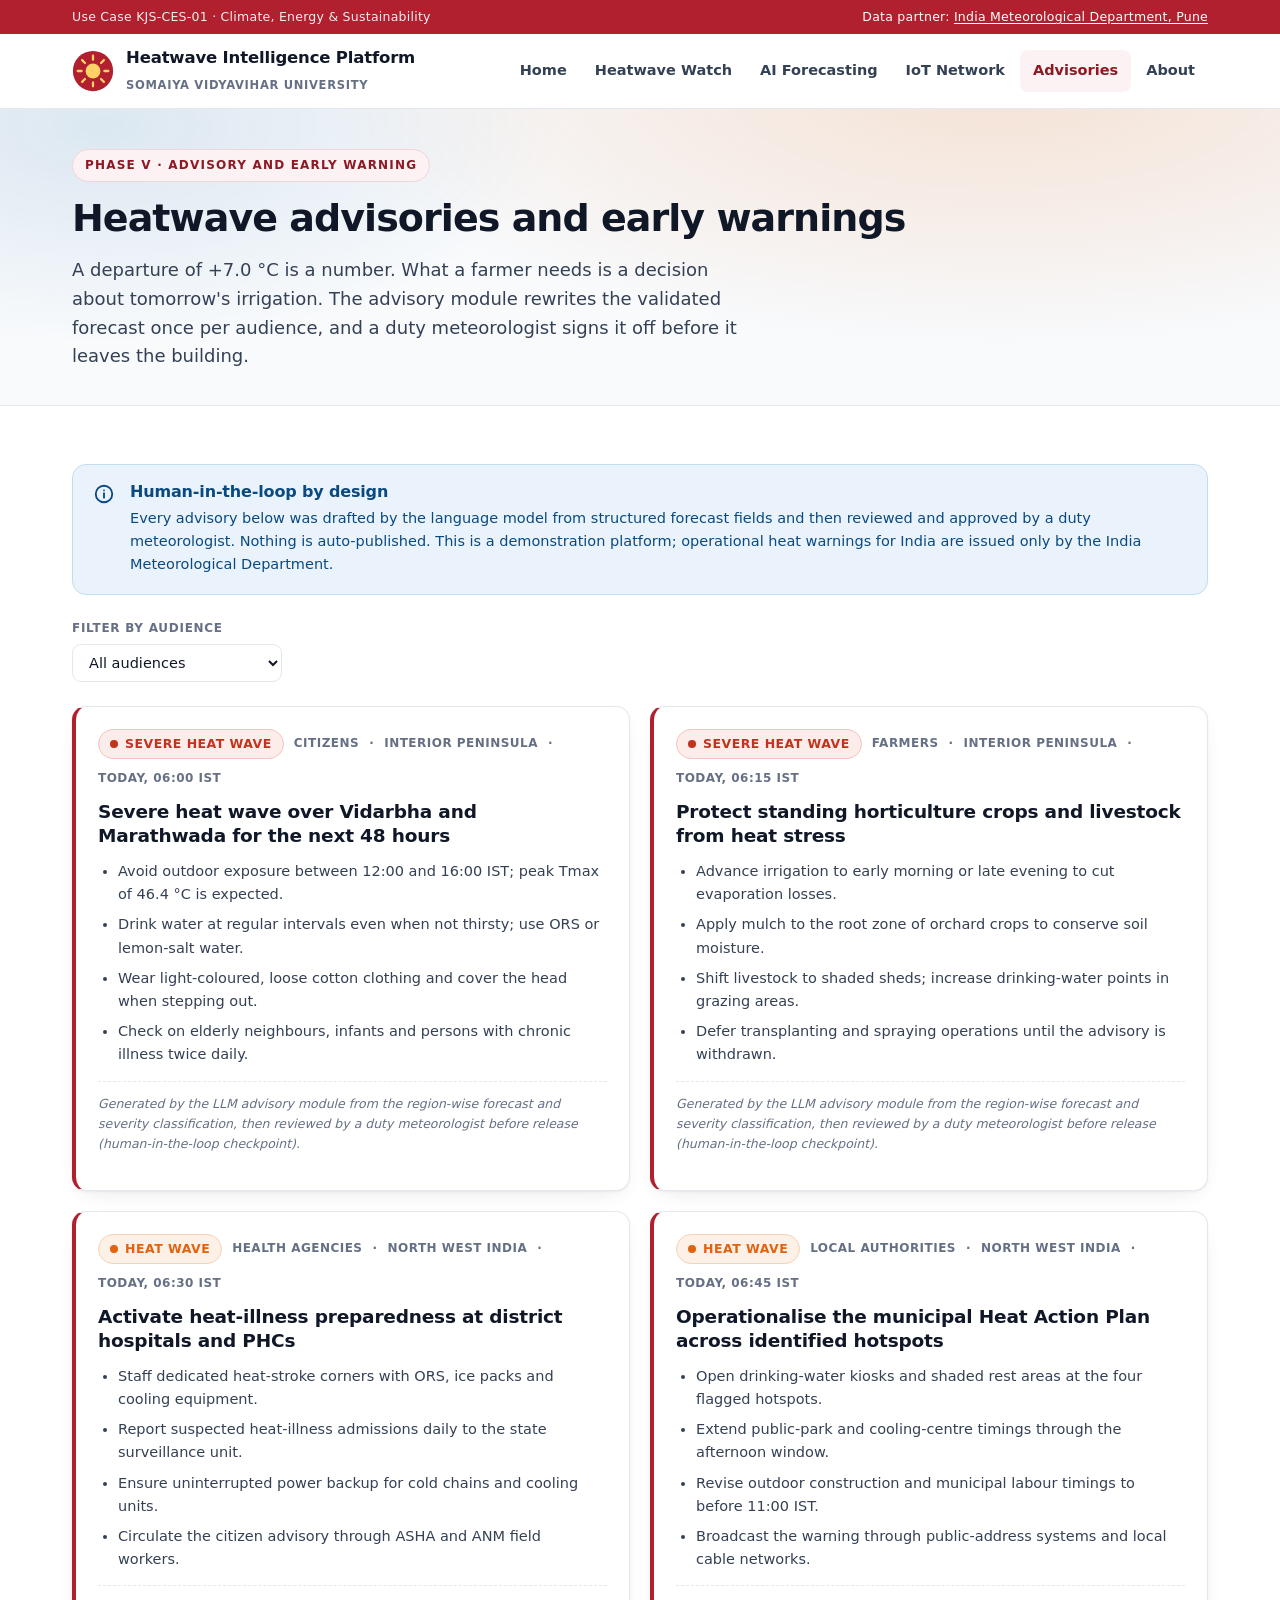
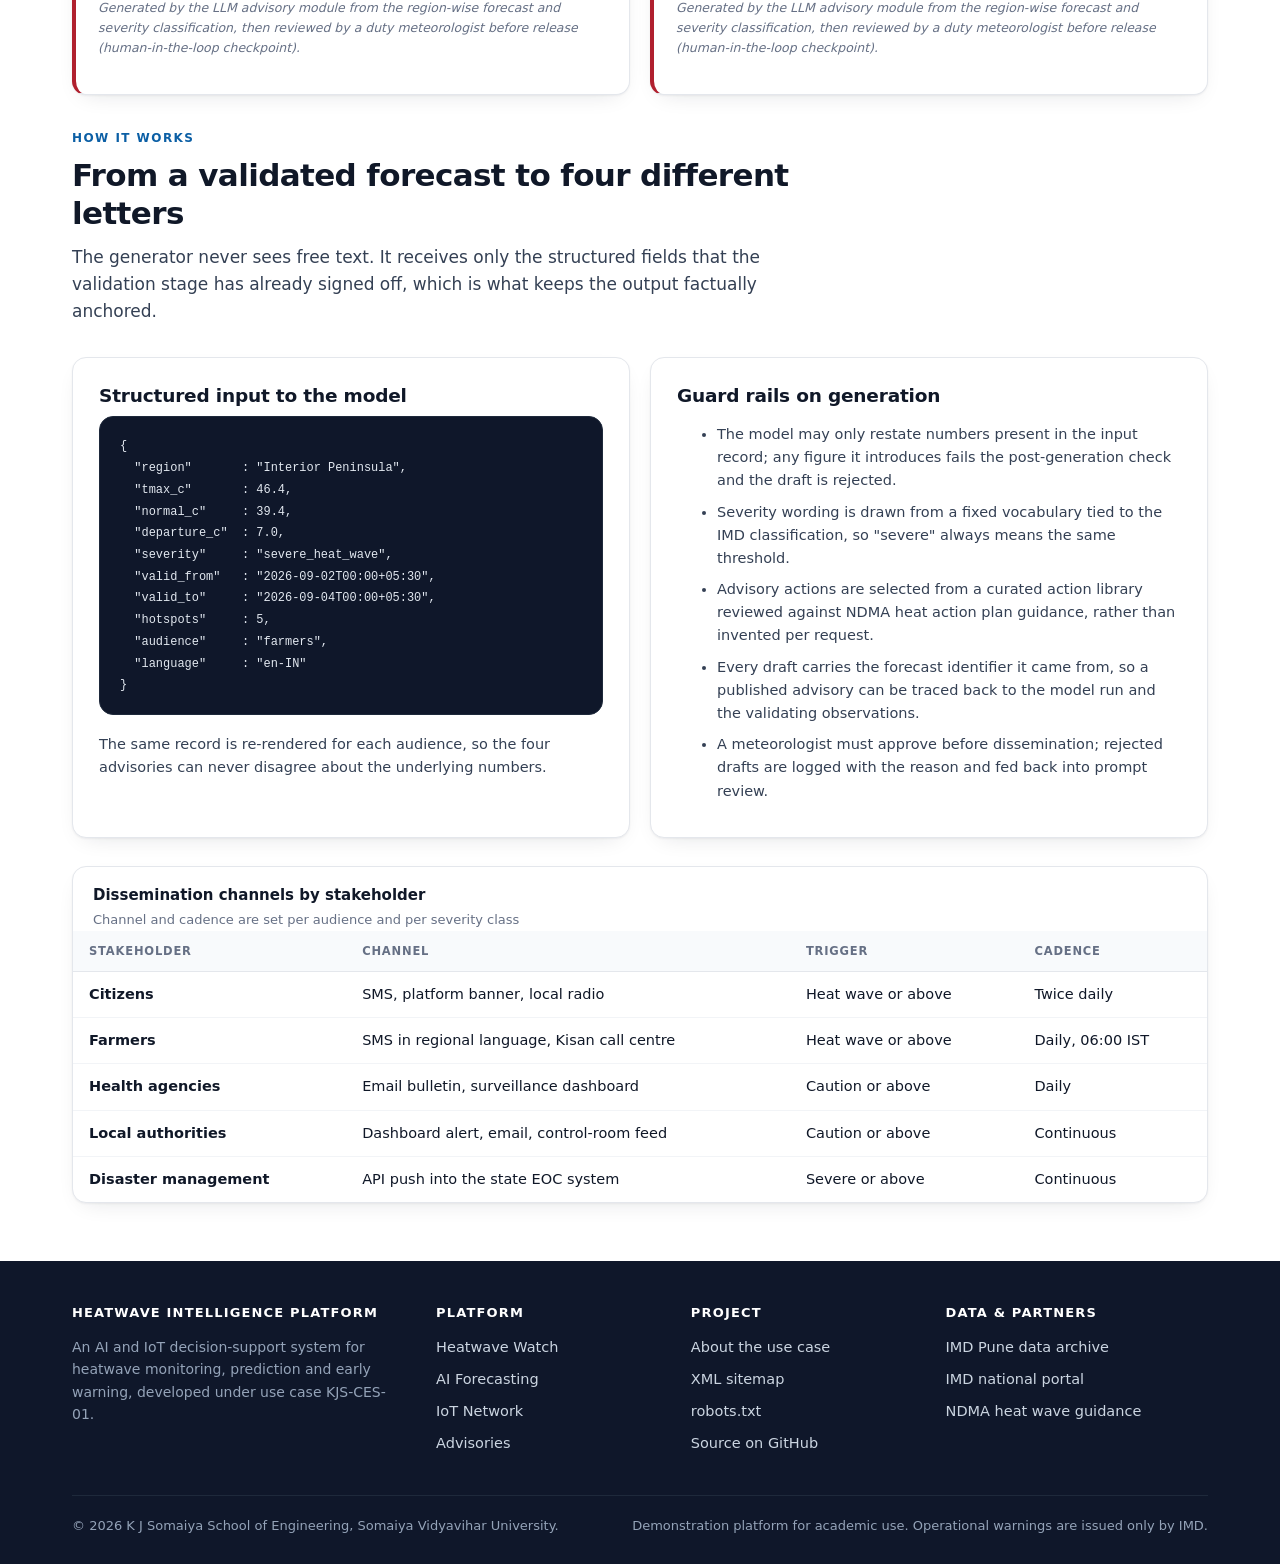
<file: advisories.html>
<!DOCTYPE html>
<html lang="en-IN">
<head>
<meta charset="utf-8">
<meta name="viewport" content="width=device-width, initial-scale=1">
<!-- ===== Security headers set at document level (STQA Experiment 05) =====
     GitHub Pages does not allow custom HTTP response headers, so the two
     policies that a meta element can carry are declared here. -->
<meta http-equiv="Content-Security-Policy" content="default-src 'self'; script-src 'self' 'unsafe-inline' https://www.googletagmanager.com; style-src 'self' 'unsafe-inline'; img-src 'self' data: https://www.googletagmanager.com https://www.google-analytics.com; connect-src 'self' https://www.google-analytics.com https://analytics.google.com; font-src 'self'; object-src 'none'; base-uri 'self'; form-action 'self'; frame-ancestors 'none'; upgrade-insecure-requests">
<meta name="referrer" content="strict-origin-when-cross-origin">


<title>Heatwave Advisories and Early Warnings | LLM-Assisted Advisory Generation</title>
<meta name="description" content="Stakeholder-specific heatwave advisories for citizens, farmers, health agencies and local authorities, drafted by an LLM from validated forecasts and reviewed by a meteorologist.">
<meta name="keywords" content="heatwave advisory, heat wave early warning, LLM advisory generation, heat action plan, public health heat advisory, farmer heat advisory, disaster management alert">
<meta name="robots" content="index, follow">
<meta name="author" content="Jivitesh Kumar, Department of Information Technology, KJSSE">
<link rel="canonical" href="https://jiviteshkumar.github.io/climate_/advisories.html">

<meta property="og:type" content="article">
<meta property="og:site_name" content="Heatwave Intelligence Platform">
<meta property="og:title" content="Heatwave Advisories and Early Warnings | LLM-Assisted Generation">
<meta property="og:description" content="Audience-specific heatwave advisories generated from validated AI forecasts with expert review.">
<meta property="og:url" content="https://jiviteshkumar.github.io/climate_/advisories.html">
<meta property="og:image" content="https://jiviteshkumar.github.io/climate_/assets/img/og-cover.svg">
<meta name="twitter:card" content="summary_large_image">

<link rel="icon" href="assets/img/favicon.svg" type="image/svg+xml">
<link rel="sitemap" type="application/xml" href="sitemap.xml">
<link rel="stylesheet" href="assets/css/style.css">

<!-- Google tag (gtag.js) - Google Analytics 4, property "Heatwave Intelligence Platform" -->
<script async src="https://www.googletagmanager.com/gtag/js?id=G-LTDNH2WP4D"></script>
<script>
  window.dataLayer = window.dataLayer || [];
  function gtag(){dataLayer.push(arguments);}
  gtag('js', new Date());
  gtag('config', 'G-LTDNH2WP4D');
</script>
</head>
<body>
<a class="skip" href="#main">Skip to main content</a>

<div class="topbar"><div class="wrap">
  <span class="tag">Use Case KJS-CES-01 &middot; Climate, Energy &amp; Sustainability</span>
  <span>Data partner: <a href="https://imdpune.gov.in/lrfindex.php" title="IMD Pune long range forecasting data repository" rel="noopener" target="_blank">India Meteorological Department, Pune</a></span>
</div></div>

<header class="masthead"><div class="wrap">
  <a class="brand" href="index.html" title="Heatwave Intelligence Platform home page">
    <svg class="mark" viewBox="0 0 48 48" role="img" aria-label="Heatwave Intelligence Platform logo">
      <circle cx="24" cy="24" r="23" fill="#b0202e"></circle>
      <circle cx="24" cy="24" r="8.5" fill="#ffd166"></circle>
      <g stroke="#ffd166" stroke-width="2.6" stroke-linecap="round">
        <path d="M24 6.5v4.5M24 37v4.5M6.5 24h4.5M37 24h4.5M11.6 11.6l3.2 3.2M33.2 33.2l3.2 3.2M36.4 11.6l-3.2 3.2M14.8 33.2l-3.2 3.2"></path>
      </g>
    </svg>
    <span>
      <span class="name">Heatwave Intelligence Platform</span><br>
      <span class="sub">Somaiya Vidyavihar University</span>
    </span>
  </a>
  <nav class="nav" aria-label="Primary navigation">
    <a href="index.html" title="Project overview and current heat outlook">Home</a>
    <a href="dashboard.html" title="Live region-wise heatwave watch dashboard">Heatwave Watch</a>
    <a href="forecast.html" title="AI-driven maximum temperature forecasting models">AI Forecasting</a>
    <a href="monitoring.html" title="IoT automated weather station network status">IoT Network</a>
    <a href="advisories.html" title="Stakeholder-specific heatwave advisories and early warnings">Advisories</a>
    <a href="about.html" title="About the use case, methodology and team">About</a>
  </nav>
</div></header>

<main id="main">

<div class="hero"><div class="wrap" style="padding-block:40px 34px">
  <span class="eyebrow">Phase V &middot; Advisory and early warning</span>
  <h1 style="font-size:clamp(27px,3.4vw,38px)">Heatwave advisories and early warnings</h1>
  <p class="lede" style="margin-bottom:0">A departure of +7.0 °C is a number. What a farmer needs is
  a decision about tomorrow's irrigation. The advisory module rewrites the validated forecast once
  per audience, and a duty meteorologist signs it off before it leaves the building.</p>
</div></div>

<section>
  <div class="wrap">

    <div class="alert info">
      <svg class="a-ico" viewBox="0 0 24 24" fill="none" stroke="currentColor" stroke-width="2" stroke-linecap="round" aria-hidden="true">
        <circle cx="12" cy="12" r="9"></circle><path d="M12 11v5M12 8h.01"></path>
      </svg>
      <div>
        <h3>Human-in-the-loop by design</h3>
        <p>Every advisory below was drafted by the language model from structured forecast fields and
        then reviewed and approved by a duty meteorologist. Nothing is auto-published. This is a
        demonstration platform; operational heat warnings for India are issued only by the India
        Meteorological Department.</p>
      </div>
    </div>

    <div class="controls">
      <div class="field">
        <label for="audience-filter">Filter by audience</label>
        <select id="audience-filter" aria-label="Filter advisories by stakeholder audience"></select>
      </div>
    </div>

    <div class="grid g-2" id="advisory-list" style="margin-bottom:34px"></div>

    <div class="sec-head">
      <p class="kicker">How it works</p>
      <h2>From a validated forecast to four different letters</h2>
      <p>The generator never sees free text. It receives only the structured fields that the
      validation stage has already signed off, which is what keeps the output factually anchored.</p>
    </div>

    <div class="grid g-2" style="margin-bottom:28px">
      <div class="card pad-lg">
        <h3>Structured input to the model</h3>
        <pre><code>{
  "region"       : "Interior Peninsula",
  "tmax_c"       : 46.4,
  "normal_c"     : 39.4,
  "departure_c"  : 7.0,
  "severity"     : "severe_heat_wave",
  "valid_from"   : "2026-09-02T00:00+05:30",
  "valid_to"     : "2026-09-04T00:00+05:30",
  "hotspots"     : 5,
  "audience"     : "farmers",
  "language"     : "en-IN"
}</code></pre>
        <p style="margin:0;font-size:14.5px;color:var(--ink-2)">The same record is re-rendered for
        each audience, so the four advisories can never disagree about the underlying numbers.</p>
      </div>
      <div class="card pad-lg">
        <h3>Guard rails on generation</h3>
        <ul class="prose" style="font-size:14.5px;margin-bottom:0">
          <li>The model may only restate numbers present in the input record; any figure it
          introduces fails the post-generation check and the draft is rejected.</li>
          <li>Severity wording is drawn from a fixed vocabulary tied to the IMD classification, so
          "severe" always means the same threshold.</li>
          <li>Advisory actions are selected from a curated action library reviewed against NDMA heat
          action plan guidance, rather than invented per request.</li>
          <li>Every draft carries the forecast identifier it came from, so a published advisory can
          be traced back to the model run and the validating observations.</li>
          <li>A meteorologist must approve before dissemination; rejected drafts are logged with the
          reason and fed back into prompt review.</li>
        </ul>
      </div>
    </div>

    <div class="table-scroll">
      <table>
        <caption>Dissemination channels by stakeholder
          <span class="cap-sub">Channel and cadence are set per audience and per severity class</span>
        </caption>
        <thead>
          <tr><th scope="col">Stakeholder</th><th scope="col">Channel</th>
          <th scope="col">Trigger</th><th scope="col">Cadence</th></tr>
        </thead>
        <tbody>
          <tr><td class="region">Citizens</td><td>SMS, platform banner, local radio</td>
            <td>Heat wave or above</td><td>Twice daily</td></tr>
          <tr><td class="region">Farmers</td><td>SMS in regional language, Kisan call centre</td>
            <td>Heat wave or above</td><td>Daily, 06:00 IST</td></tr>
          <tr><td class="region">Health agencies</td><td>Email bulletin, surveillance dashboard</td>
            <td>Caution or above</td><td>Daily</td></tr>
          <tr><td class="region">Local authorities</td><td>Dashboard alert, email, control-room feed</td>
            <td>Caution or above</td><td>Continuous</td></tr>
          <tr><td class="region">Disaster management</td><td>API push into the state EOC system</td>
            <td>Severe or above</td><td>Continuous</td></tr>
        </tbody>
      </table>
    </div>

  </div>
</section>

</main>

<footer class="site"><div class="wrap">
  <div class="f-grid">
    <div class="f-about">
      <h3 class="f-head">Heatwave Intelligence Platform</h3>
      <p>An AI and IoT decision-support system for heatwave monitoring, prediction and early
      warning, developed under use case KJS-CES-01.</p>
    </div>
    <div>
      <h3 class="f-head">Platform</h3>
      <ul>
        <li><a href="dashboard.html" title="Region-wise heatwave watch dashboard">Heatwave Watch</a></li>
        <li><a href="forecast.html" title="AI forecasting models and evaluation">AI Forecasting</a></li>
        <li><a href="monitoring.html" title="IoT automated weather station network">IoT Network</a></li>
        <li><a href="advisories.html" title="Stakeholder advisories and early warnings">Advisories</a></li>
      </ul>
    </div>
    <div>
      <h3 class="f-head">Project</h3>
      <ul>
        <li><a href="about.html" title="About the use case and methodology">About the use case</a></li>
        <li><a href="sitemap.xml" title="XML sitemap of this website">XML sitemap</a></li>
        <li><a href="robots.txt" title="Robots exclusion file for this website">robots.txt</a></li>
        <li><a href="https://github.com/JiviteshKumar/climate_" title="Project source code on GitHub" rel="noopener" target="_blank">Source on GitHub</a></li>
      </ul>
    </div>
    <div>
      <h3 class="f-head">Data &amp; partners</h3>
      <ul>
        <li><a href="https://imdpune.gov.in/lrfindex.php" title="IMD Pune gridded data repository" rel="noopener" target="_blank">IMD Pune data archive</a></li>
        <li><a href="https://mausam.imd.gov.in/" title="India Meteorological Department official portal" rel="noopener" target="_blank">IMD national portal</a></li>
        <li><a href="https://ndma.gov.in/Natural-Disasters/Heat-Wave" title="NDMA heat wave guidelines" rel="noopener" target="_blank">NDMA heat wave guidance</a></li>
      </ul>
    </div>
  </div>
  <div class="f-bot">
    <span>&copy; <span data-year>2026</span> K J Somaiya School of Engineering, Somaiya Vidyavihar University.</span>
    <span>Demonstration platform for academic use. Operational warnings are issued only by IMD.</span>
  </div>
</div></footer>

<script src="assets/js/data.js"></script>
<script src="assets/js/main.js"></script>
</body>
</html>
</file>
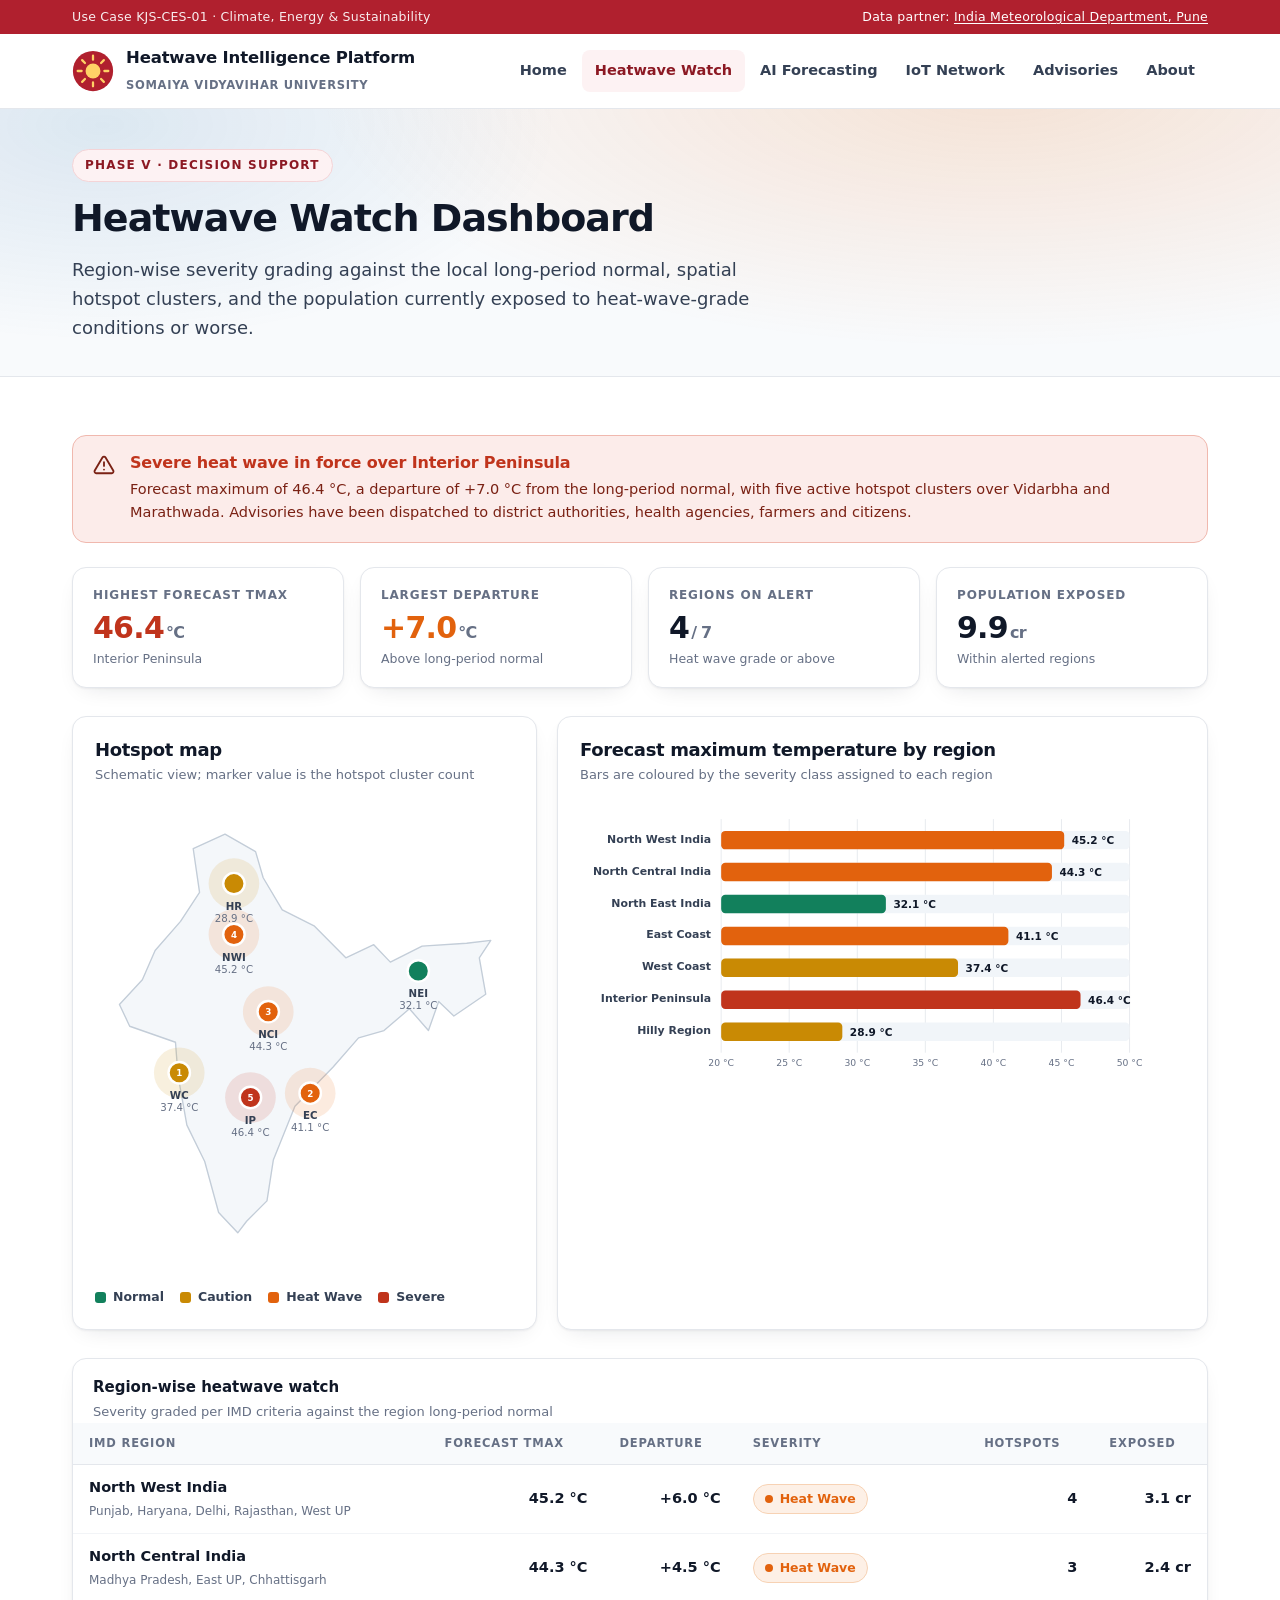
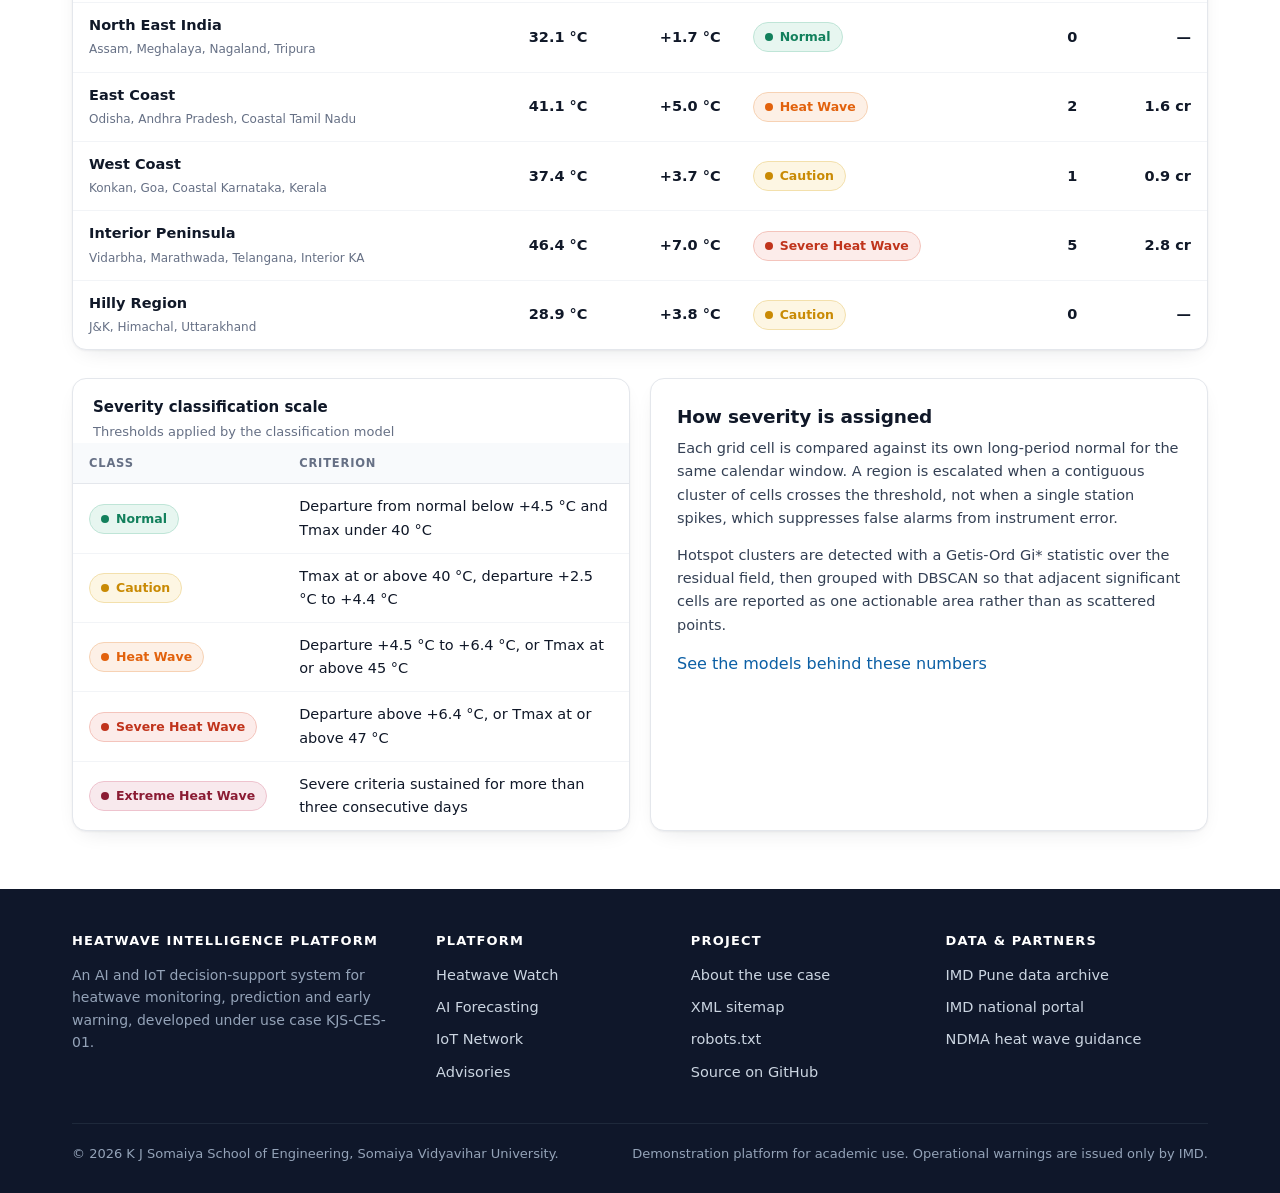
<file: dashboard.html>
<!DOCTYPE html>
<html lang="en-IN">
<head>
<meta charset="utf-8">
<meta name="viewport" content="width=device-width, initial-scale=1">
<!-- ===== Security headers set at document level (STQA Experiment 05) =====
     GitHub Pages does not allow custom HTTP response headers, so the two
     policies that a meta element can carry are declared here. -->
<meta http-equiv="Content-Security-Policy" content="default-src 'self'; script-src 'self' 'unsafe-inline' https://www.googletagmanager.com; style-src 'self' 'unsafe-inline'; img-src 'self' data: https://www.googletagmanager.com https://www.google-analytics.com; connect-src 'self' https://www.google-analytics.com https://analytics.google.com; font-src 'self'; object-src 'none'; base-uri 'self'; form-action 'self'; frame-ancestors 'none'; upgrade-insecure-requests">
<meta name="referrer" content="strict-origin-when-cross-origin">


<title>Heatwave Watch Dashboard | Region-wise Heat Severity Monitoring</title>
<meta name="description" content="Live heatwave watch dashboard showing region-wise maximum temperature, departure from normal, severity grading and hotspot clusters across seven IMD regions.">
<meta name="keywords" content="heatwave dashboard, heat wave severity, temperature monitoring dashboard, heatwave hotspot map, IMD regions, heat alert India">
<meta name="robots" content="index, follow">
<meta name="author" content="Jivitesh Kumar, Department of Information Technology, KJSSE">
<link rel="canonical" href="https://jiviteshkumar.github.io/climate_/dashboard.html">

<meta property="og:type" content="website">
<meta property="og:site_name" content="Heatwave Intelligence Platform">
<meta property="og:title" content="Heatwave Watch Dashboard | Region-wise Heat Severity Monitoring">
<meta property="og:description" content="Region-wise heatwave severity, hotspot clusters and exposed-population estimates for India.">
<meta property="og:url" content="https://jiviteshkumar.github.io/climate_/dashboard.html">
<meta property="og:image" content="https://jiviteshkumar.github.io/climate_/assets/img/og-cover.svg">
<meta name="twitter:card" content="summary_large_image">

<link rel="icon" href="assets/img/favicon.svg" type="image/svg+xml">
<link rel="sitemap" type="application/xml" href="sitemap.xml">
<link rel="stylesheet" href="assets/css/style.css">

<!-- Google tag (gtag.js) - Google Analytics 4, property "Heatwave Intelligence Platform" -->
<script async src="https://www.googletagmanager.com/gtag/js?id=G-LTDNH2WP4D"></script>
<script>
  window.dataLayer = window.dataLayer || [];
  function gtag(){dataLayer.push(arguments);}
  gtag('js', new Date());
  gtag('config', 'G-LTDNH2WP4D');
</script>
</head>
<body>
<a class="skip" href="#main">Skip to main content</a>

<div class="topbar"><div class="wrap">
  <span class="tag">Use Case KJS-CES-01 &middot; Climate, Energy &amp; Sustainability</span>
  <span>Data partner: <a href="https://imdpune.gov.in/lrfindex.php" title="IMD Pune long range forecasting data repository" rel="noopener" target="_blank">India Meteorological Department, Pune</a></span>
</div></div>

<header class="masthead"><div class="wrap">
  <a class="brand" href="index.html" title="Heatwave Intelligence Platform home page">
    <svg class="mark" viewBox="0 0 48 48" role="img" aria-label="Heatwave Intelligence Platform logo">
      <circle cx="24" cy="24" r="23" fill="#b0202e"></circle>
      <circle cx="24" cy="24" r="8.5" fill="#ffd166"></circle>
      <g stroke="#ffd166" stroke-width="2.6" stroke-linecap="round">
        <path d="M24 6.5v4.5M24 37v4.5M6.5 24h4.5M37 24h4.5M11.6 11.6l3.2 3.2M33.2 33.2l3.2 3.2M36.4 11.6l-3.2 3.2M14.8 33.2l-3.2 3.2"></path>
      </g>
    </svg>
    <span>
      <span class="name">Heatwave Intelligence Platform</span><br>
      <span class="sub">Somaiya Vidyavihar University</span>
    </span>
  </a>
  <nav class="nav" aria-label="Primary navigation">
    <a href="index.html" title="Project overview and current heat outlook">Home</a>
    <a href="dashboard.html" title="Live region-wise heatwave watch dashboard">Heatwave Watch</a>
    <a href="forecast.html" title="AI-driven maximum temperature forecasting models">AI Forecasting</a>
    <a href="monitoring.html" title="IoT automated weather station network status">IoT Network</a>
    <a href="advisories.html" title="Stakeholder-specific heatwave advisories and early warnings">Advisories</a>
    <a href="about.html" title="About the use case, methodology and team">About</a>
  </nav>
</div></header>

<main id="main">

<div class="hero"><div class="wrap" style="padding-block:40px 34px">
  <span class="eyebrow">Phase V &middot; Decision support</span>
  <h1 style="font-size:clamp(27px,3.4vw,38px)">Heatwave Watch Dashboard</h1>
  <p class="lede" style="margin-bottom:0">Region-wise severity grading against the local long-period
  normal, spatial hotspot clusters, and the population currently exposed to heat-wave-grade
  conditions or worse.</p>
</div></div>

<section>
  <div class="wrap">

    <div class="alert severe" role="alert">
      <svg class="a-ico" viewBox="0 0 24 24" fill="none" stroke="currentColor" stroke-width="2" stroke-linecap="round" aria-hidden="true">
        <path d="M12 9v4M12 17h.01M10.3 3.9 1.8 18.2A2 2 0 0 0 3.5 21h17a2 2 0 0 0 1.7-2.8L13.7 3.9a2 2 0 0 0-3.4 0z"></path>
      </svg>
      <div>
        <h3>Severe heat wave in force over Interior Peninsula</h3>
        <p>Forecast maximum of 46.4 °C, a departure of +7.0 °C from the long-period normal, with five
        active hotspot clusters over Vidarbha and Marathwada. Advisories have been dispatched to
        district authorities, health agencies, farmers and citizens.</p>
      </div>
    </div>

    <div class="stats" style="margin-bottom:28px">
      <div class="stat">
        <div class="lbl">Highest forecast Tmax</div>
        <div class="val" style="color:var(--severe)">46.4<span class="unit">°C</span></div>
        <div class="foot">Interior Peninsula</div>
      </div>
      <div class="stat">
        <div class="lbl">Largest departure</div>
        <div class="val" style="color:var(--heat)">+7.0<span class="unit">°C</span></div>
        <div class="foot">Above long-period normal</div>
      </div>
      <div class="stat">
        <div class="lbl">Regions on alert</div>
        <div class="val">4<span class="unit">/ 7</span></div>
        <div class="foot">Heat wave grade or above</div>
      </div>
      <div class="stat">
        <div class="lbl">Population exposed</div>
        <div class="val">9.9<span class="unit">cr</span></div>
        <div class="foot">Within alerted regions</div>
      </div>
    </div>

    <div class="grid" style="grid-template-columns:1fr 1.4fr;gap:20px;margin-bottom:28px">
      <div class="chart-card">
        <div class="chart-head">
          <div>
            <h2 style="font-size:18px;margin:0">Hotspot map</h2>
            <p class="hint">Schematic view; marker value is the hotspot cluster count</p>
          </div>
        </div>
        <div id="hotspot-map"></div>
        <div class="legend">
          <span class="key"><span class="sw" style="background:#12805c"></span>Normal</span>
          <span class="key"><span class="sw" style="background:#c98a04"></span>Caution</span>
          <span class="key"><span class="sw" style="background:#e2620d"></span>Heat Wave</span>
          <span class="key"><span class="sw" style="background:#c0341c"></span>Severe</span>
        </div>
      </div>
      <div class="chart-card">
        <div class="chart-head">
          <div>
            <h2 style="font-size:18px;margin:0">Forecast maximum temperature by region</h2>
            <p class="hint">Bars are coloured by the severity class assigned to each region</p>
          </div>
        </div>
        <div id="watch-bars"></div>
      </div>
    </div>

    <div class="table-scroll" style="margin-bottom:28px">
      <table>
        <caption>Region-wise heatwave watch
          <span class="cap-sub">Severity graded per IMD criteria against the region long-period normal</span>
        </caption>
        <thead>
          <tr>
            <th scope="col">IMD region</th>
            <th scope="col">Forecast Tmax</th>
            <th scope="col">Departure</th>
            <th scope="col">Severity</th>
            <th scope="col">Hotspots</th>
            <th scope="col">Exposed</th>
          </tr>
        </thead>
        <tbody id="watch-body"></tbody>
      </table>
    </div>

    <div class="grid g-2">
      <div class="table-scroll">
        <table style="min-width:0">
          <caption>Severity classification scale
            <span class="cap-sub">Thresholds applied by the classification model</span>
          </caption>
          <thead><tr><th scope="col">Class</th><th scope="col">Criterion</th></tr></thead>
          <tbody id="severity-scale"></tbody>
        </table>
      </div>
      <div class="card pad-lg">
        <h3>How severity is assigned</h3>
        <p style="color:var(--ink-2);font-size:14.5px">Each grid cell is compared against its own
        long-period normal for the same calendar window. A region is escalated when a contiguous
        cluster of cells crosses the threshold, not when a single station spikes, which suppresses
        false alarms from instrument error.</p>
        <p style="color:var(--ink-2);font-size:14.5px">Hotspot clusters are detected with a
        Getis-Ord Gi* statistic over the residual field, then grouped with DBSCAN so that adjacent
        significant cells are reported as one actionable area rather than as scattered points.</p>
        <p style="margin:0"><a href="forecast.html" title="See the forecasting models behind these numbers">See the models behind these numbers</a></p>
      </div>
    </div>

  </div>
</section>

</main>

<footer class="site"><div class="wrap">
  <div class="f-grid">
    <div class="f-about">
      <h3 class="f-head">Heatwave Intelligence Platform</h3>
      <p>An AI and IoT decision-support system for heatwave monitoring, prediction and early
      warning, developed under use case KJS-CES-01.</p>
    </div>
    <div>
      <h3 class="f-head">Platform</h3>
      <ul>
        <li><a href="dashboard.html" title="Region-wise heatwave watch dashboard">Heatwave Watch</a></li>
        <li><a href="forecast.html" title="AI forecasting models and evaluation">AI Forecasting</a></li>
        <li><a href="monitoring.html" title="IoT automated weather station network">IoT Network</a></li>
        <li><a href="advisories.html" title="Stakeholder advisories and early warnings">Advisories</a></li>
      </ul>
    </div>
    <div>
      <h3 class="f-head">Project</h3>
      <ul>
        <li><a href="about.html" title="About the use case and methodology">About the use case</a></li>
        <li><a href="sitemap.xml" title="XML sitemap of this website">XML sitemap</a></li>
        <li><a href="robots.txt" title="Robots exclusion file for this website">robots.txt</a></li>
        <li><a href="https://github.com/JiviteshKumar/climate_" title="Project source code on GitHub" rel="noopener" target="_blank">Source on GitHub</a></li>
      </ul>
    </div>
    <div>
      <h3 class="f-head">Data &amp; partners</h3>
      <ul>
        <li><a href="https://imdpune.gov.in/lrfindex.php" title="IMD Pune gridded data repository" rel="noopener" target="_blank">IMD Pune data archive</a></li>
        <li><a href="https://mausam.imd.gov.in/" title="India Meteorological Department official portal" rel="noopener" target="_blank">IMD national portal</a></li>
        <li><a href="https://ndma.gov.in/Natural-Disasters/Heat-Wave" title="NDMA heat wave guidelines" rel="noopener" target="_blank">NDMA heat wave guidance</a></li>
      </ul>
    </div>
  </div>
  <div class="f-bot">
    <span>&copy; <span data-year>2026</span> K J Somaiya School of Engineering, Somaiya Vidyavihar University.</span>
    <span>Demonstration platform for academic use. Operational warnings are issued only by IMD.</span>
  </div>
</div></footer>

<script src="assets/js/data.js"></script>
<script src="assets/js/main.js"></script>
</body>
</html>
</file>
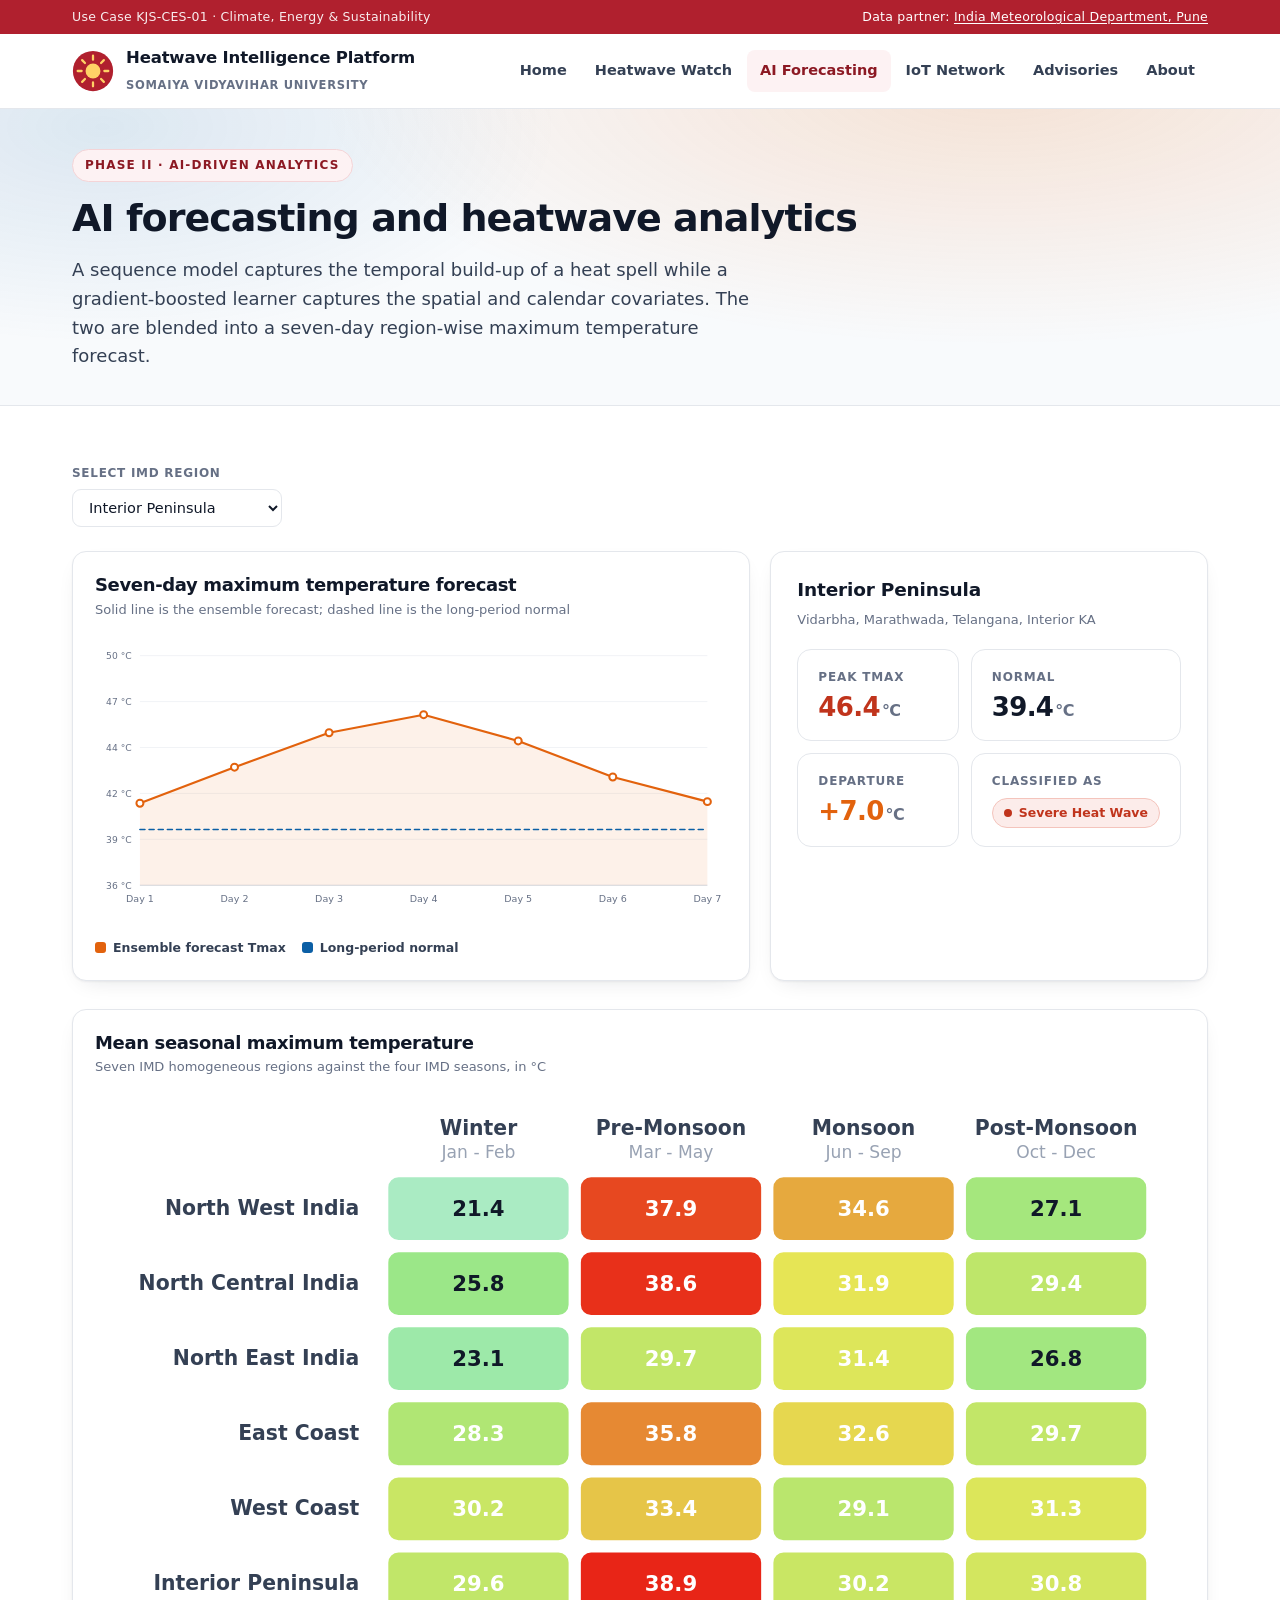
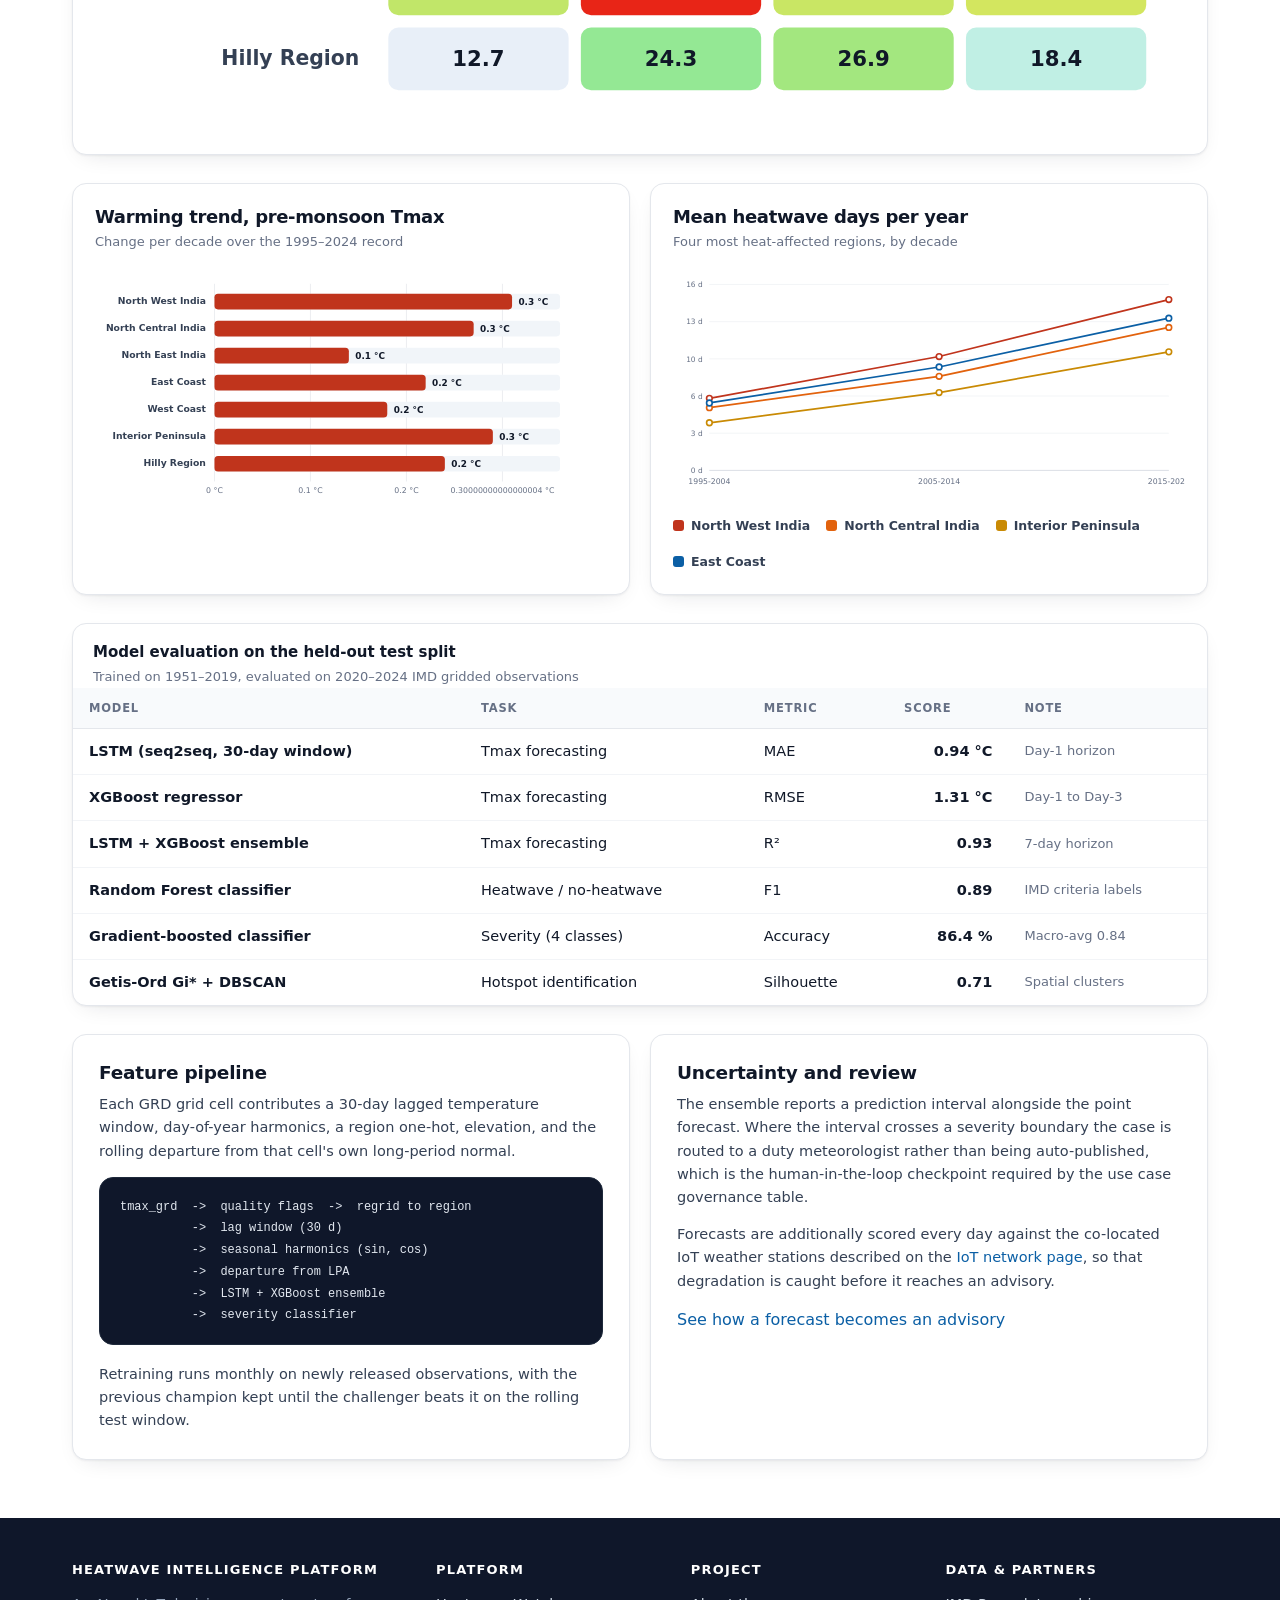
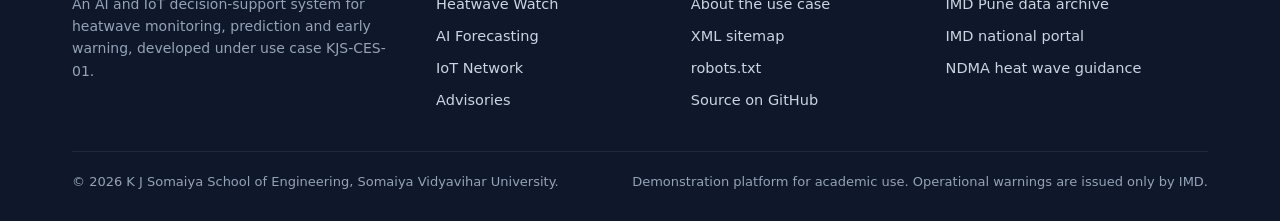
<file: forecast.html>
<!DOCTYPE html>
<html lang="en-IN">
<head>
<meta charset="utf-8">
<meta name="viewport" content="width=device-width, initial-scale=1">
<!-- ===== Security headers set at document level (STQA Experiment 05) =====
     GitHub Pages does not allow custom HTTP response headers, so the two
     policies that a meta element can carry are declared here. -->
<meta http-equiv="Content-Security-Policy" content="default-src 'self'; script-src 'self' 'unsafe-inline' https://www.googletagmanager.com; style-src 'self' 'unsafe-inline'; img-src 'self' data: https://www.googletagmanager.com https://www.google-analytics.com; connect-src 'self' https://www.google-analytics.com https://analytics.google.com; font-src 'self'; object-src 'none'; base-uri 'self'; form-action 'self'; frame-ancestors 'none'; upgrade-insecure-requests">
<meta name="referrer" content="strict-origin-when-cross-origin">


<title>AI Heatwave Forecasting Models | 7-Day Maximum Temperature Prediction</title>
<meta name="description" content="LSTM and XGBoost ensemble models for region-wise seven-day maximum temperature forecasting, heatwave prediction, hotspot identification and severity classification.">
<meta name="keywords" content="AI temperature forecasting, LSTM heatwave prediction, XGBoost weather model, heatwave severity classification, spatio-temporal analysis, machine learning climate model">
<meta name="robots" content="index, follow">
<meta name="author" content="Jivitesh Kumar, Department of Information Technology, KJSSE">
<link rel="canonical" href="https://jiviteshkumar.github.io/climate_/forecast.html">

<meta property="og:type" content="article">
<meta property="og:site_name" content="Heatwave Intelligence Platform">
<meta property="og:title" content="AI Heatwave Forecasting Models | 7-Day Temperature Prediction">
<meta property="og:description" content="Region-wise AI forecasting of maximum temperature with model evaluation on held-out IMD data.">
<meta property="og:url" content="https://jiviteshkumar.github.io/climate_/forecast.html">
<meta property="og:image" content="https://jiviteshkumar.github.io/climate_/assets/img/og-cover.svg">
<meta name="twitter:card" content="summary_large_image">

<link rel="icon" href="assets/img/favicon.svg" type="image/svg+xml">
<link rel="sitemap" type="application/xml" href="sitemap.xml">
<link rel="stylesheet" href="assets/css/style.css">

<!-- Google tag (gtag.js) - Google Analytics 4, property "Heatwave Intelligence Platform" -->
<script async src="https://www.googletagmanager.com/gtag/js?id=G-LTDNH2WP4D"></script>
<script>
  window.dataLayer = window.dataLayer || [];
  function gtag(){dataLayer.push(arguments);}
  gtag('js', new Date());
  gtag('config', 'G-LTDNH2WP4D');
</script>
</head>
<body>
<a class="skip" href="#main">Skip to main content</a>

<div class="topbar"><div class="wrap">
  <span class="tag">Use Case KJS-CES-01 &middot; Climate, Energy &amp; Sustainability</span>
  <span>Data partner: <a href="https://imdpune.gov.in/lrfindex.php" title="IMD Pune long range forecasting data repository" rel="noopener" target="_blank">India Meteorological Department, Pune</a></span>
</div></div>

<header class="masthead"><div class="wrap">
  <a class="brand" href="index.html" title="Heatwave Intelligence Platform home page">
    <svg class="mark" viewBox="0 0 48 48" role="img" aria-label="Heatwave Intelligence Platform logo">
      <circle cx="24" cy="24" r="23" fill="#b0202e"></circle>
      <circle cx="24" cy="24" r="8.5" fill="#ffd166"></circle>
      <g stroke="#ffd166" stroke-width="2.6" stroke-linecap="round">
        <path d="M24 6.5v4.5M24 37v4.5M6.5 24h4.5M37 24h4.5M11.6 11.6l3.2 3.2M33.2 33.2l3.2 3.2M36.4 11.6l-3.2 3.2M14.8 33.2l-3.2 3.2"></path>
      </g>
    </svg>
    <span>
      <span class="name">Heatwave Intelligence Platform</span><br>
      <span class="sub">Somaiya Vidyavihar University</span>
    </span>
  </a>
  <nav class="nav" aria-label="Primary navigation">
    <a href="index.html" title="Project overview and current heat outlook">Home</a>
    <a href="dashboard.html" title="Live region-wise heatwave watch dashboard">Heatwave Watch</a>
    <a href="forecast.html" title="AI-driven maximum temperature forecasting models">AI Forecasting</a>
    <a href="monitoring.html" title="IoT automated weather station network status">IoT Network</a>
    <a href="advisories.html" title="Stakeholder-specific heatwave advisories and early warnings">Advisories</a>
    <a href="about.html" title="About the use case, methodology and team">About</a>
  </nav>
</div></header>

<main id="main">

<div class="hero"><div class="wrap" style="padding-block:40px 34px">
  <span class="eyebrow">Phase II &middot; AI-driven analytics</span>
  <h1 style="font-size:clamp(27px,3.4vw,38px)">AI forecasting and heatwave analytics</h1>
  <p class="lede" style="margin-bottom:0">A sequence model captures the temporal build-up of a heat
  spell while a gradient-boosted learner captures the spatial and calendar covariates. The two are
  blended into a seven-day region-wise maximum temperature forecast.</p>
</div></div>

<section>
  <div class="wrap">
    <div class="controls">
      <div class="field">
        <label for="region-select">Select IMD region</label>
        <select id="region-select" aria-label="Select an IMD homogeneous region to forecast"></select>
      </div>
    </div>

    <div class="grid" style="grid-template-columns:1.55fr 1fr;gap:20px;margin-bottom:28px">
      <div class="chart-card">
        <div class="chart-head">
          <div>
            <h2 style="font-size:18px;margin:0">Seven-day maximum temperature forecast</h2>
            <p class="hint">Solid line is the ensemble forecast; dashed line is the long-period normal</p>
          </div>
        </div>
        <div id="forecast-chart"></div>
        <div class="legend">
          <span class="key"><span class="sw" style="background:#e2620d"></span>Ensemble forecast Tmax</span>
          <span class="key"><span class="sw" style="background:#0b5fa5"></span>Long-period normal</span>
        </div>
      </div>
      <div class="card pad-lg">
        <h3 id="f-region-name">Interior Peninsula</h3>
        <p style="font-size:13px;color:var(--ink-3);margin-bottom:18px" id="f-region-states">—</p>
        <div class="stats" style="grid-template-columns:1fr 1fr;gap:12px">
          <div class="stat" style="box-shadow:none">
            <div class="lbl">Peak Tmax</div>
            <div class="val" style="font-size:26px;color:var(--severe)"><span id="f-peak">—</span><span class="unit">°C</span></div>
          </div>
          <div class="stat" style="box-shadow:none">
            <div class="lbl">Normal</div>
            <div class="val" style="font-size:26px"><span id="f-normal">—</span><span class="unit">°C</span></div>
          </div>
          <div class="stat" style="box-shadow:none">
            <div class="lbl">Departure</div>
            <div class="val" style="font-size:26px;color:var(--heat)"><span id="f-dep">—</span><span class="unit">°C</span></div>
          </div>
          <div class="stat" style="box-shadow:none">
            <div class="lbl">Classified as</div>
            <div style="margin-top:6px"><span class="chip severe" id="f-sev">—</span></div>
          </div>
        </div>
      </div>
    </div>

    <div class="chart-card" style="margin-bottom:28px">
      <div class="chart-head">
        <div>
          <h2 style="font-size:18px;margin:0">Mean seasonal maximum temperature</h2>
          <p class="hint">Seven IMD homogeneous regions against the four IMD seasons, in °C</p>
        </div>
      </div>
      <div id="season-heatmap" style="overflow-x:auto"></div>
    </div>

    <div class="grid g-2" style="margin-bottom:28px">
      <div class="chart-card">
        <div class="chart-head">
          <div>
            <h2 style="font-size:18px;margin:0">Warming trend, pre-monsoon Tmax</h2>
            <p class="hint">Change per decade over the 1995&ndash;2024 record</p>
          </div>
        </div>
        <div id="trend-chart"></div>
      </div>
      <div class="chart-card">
        <div class="chart-head">
          <div>
            <h2 style="font-size:18px;margin:0">Mean heatwave days per year</h2>
            <p class="hint">Four most heat-affected regions, by decade</p>
          </div>
        </div>
        <div id="hwdays-chart"></div>
        <div class="legend">
          <span class="key"><span class="sw" style="background:#c0341c"></span>North West India</span>
          <span class="key"><span class="sw" style="background:#e2620d"></span>North Central India</span>
          <span class="key"><span class="sw" style="background:#c98a04"></span>Interior Peninsula</span>
          <span class="key"><span class="sw" style="background:#0b5fa5"></span>East Coast</span>
        </div>
      </div>
    </div>

    <div class="table-scroll" style="margin-bottom:28px">
      <table>
        <caption>Model evaluation on the held-out test split
          <span class="cap-sub">Trained on 1951&ndash;2019, evaluated on 2020&ndash;2024 IMD gridded observations</span>
        </caption>
        <thead>
          <tr>
            <th scope="col">Model</th><th scope="col">Task</th><th scope="col">Metric</th>
            <th scope="col">Score</th><th scope="col">Note</th>
          </tr>
        </thead>
        <tbody id="model-body"></tbody>
      </table>
    </div>

    <div class="grid g-2">
      <div class="card pad-lg">
        <h3>Feature pipeline</h3>
        <p style="color:var(--ink-2);font-size:14.5px">Each GRD grid cell contributes a 30-day
        lagged temperature window, day-of-year harmonics, a region one-hot, elevation, and the
        rolling departure from that cell's own long-period normal.</p>
        <pre><code>tmax_grd  -&gt;  quality flags  -&gt;  regrid to region
          -&gt;  lag window (30 d)
          -&gt;  seasonal harmonics (sin, cos)
          -&gt;  departure from LPA
          -&gt;  LSTM + XGBoost ensemble
          -&gt;  severity classifier</code></pre>
        <p style="margin:0;font-size:14.5px;color:var(--ink-2)">Retraining runs monthly on newly
        released observations, with the previous champion kept until the challenger beats it on the
        rolling test window.</p>
      </div>
      <div class="card pad-lg">
        <h3>Uncertainty and review</h3>
        <p style="color:var(--ink-2);font-size:14.5px">The ensemble reports a prediction interval
        alongside the point forecast. Where the interval crosses a severity boundary the case is
        routed to a duty meteorologist rather than being auto-published, which is the
        human-in-the-loop checkpoint required by the use case governance table.</p>
        <p style="color:var(--ink-2);font-size:14.5px">Forecasts are additionally scored every day
        against the co-located IoT weather stations described on the
        <a href="monitoring.html" title="IoT automated weather station network and forecast validation">IoT network page</a>,
        so that degradation is caught before it reaches an advisory.</p>
        <p style="margin:0"><a href="advisories.html" title="See how forecasts become stakeholder advisories">See how a forecast becomes an advisory</a></p>
      </div>
    </div>

  </div>
</section>

</main>

<footer class="site"><div class="wrap">
  <div class="f-grid">
    <div class="f-about">
      <h3 class="f-head">Heatwave Intelligence Platform</h3>
      <p>An AI and IoT decision-support system for heatwave monitoring, prediction and early
      warning, developed under use case KJS-CES-01.</p>
    </div>
    <div>
      <h3 class="f-head">Platform</h3>
      <ul>
        <li><a href="dashboard.html" title="Region-wise heatwave watch dashboard">Heatwave Watch</a></li>
        <li><a href="forecast.html" title="AI forecasting models and evaluation">AI Forecasting</a></li>
        <li><a href="monitoring.html" title="IoT automated weather station network">IoT Network</a></li>
        <li><a href="advisories.html" title="Stakeholder advisories and early warnings">Advisories</a></li>
      </ul>
    </div>
    <div>
      <h3 class="f-head">Project</h3>
      <ul>
        <li><a href="about.html" title="About the use case and methodology">About the use case</a></li>
        <li><a href="sitemap.xml" title="XML sitemap of this website">XML sitemap</a></li>
        <li><a href="robots.txt" title="Robots exclusion file for this website">robots.txt</a></li>
        <li><a href="https://github.com/JiviteshKumar/climate_" title="Project source code on GitHub" rel="noopener" target="_blank">Source on GitHub</a></li>
      </ul>
    </div>
    <div>
      <h3 class="f-head">Data &amp; partners</h3>
      <ul>
        <li><a href="https://imdpune.gov.in/lrfindex.php" title="IMD Pune gridded data repository" rel="noopener" target="_blank">IMD Pune data archive</a></li>
        <li><a href="https://mausam.imd.gov.in/" title="India Meteorological Department official portal" rel="noopener" target="_blank">IMD national portal</a></li>
        <li><a href="https://ndma.gov.in/Natural-Disasters/Heat-Wave" title="NDMA heat wave guidelines" rel="noopener" target="_blank">NDMA heat wave guidance</a></li>
      </ul>
    </div>
  </div>
  <div class="f-bot">
    <span>&copy; <span data-year>2026</span> K J Somaiya School of Engineering, Somaiya Vidyavihar University.</span>
    <span>Demonstration platform for academic use. Operational warnings are issued only by IMD.</span>
  </div>
</div></footer>

<script src="assets/js/data.js"></script>
<script src="assets/js/main.js"></script>
</body>
</html>
</file>
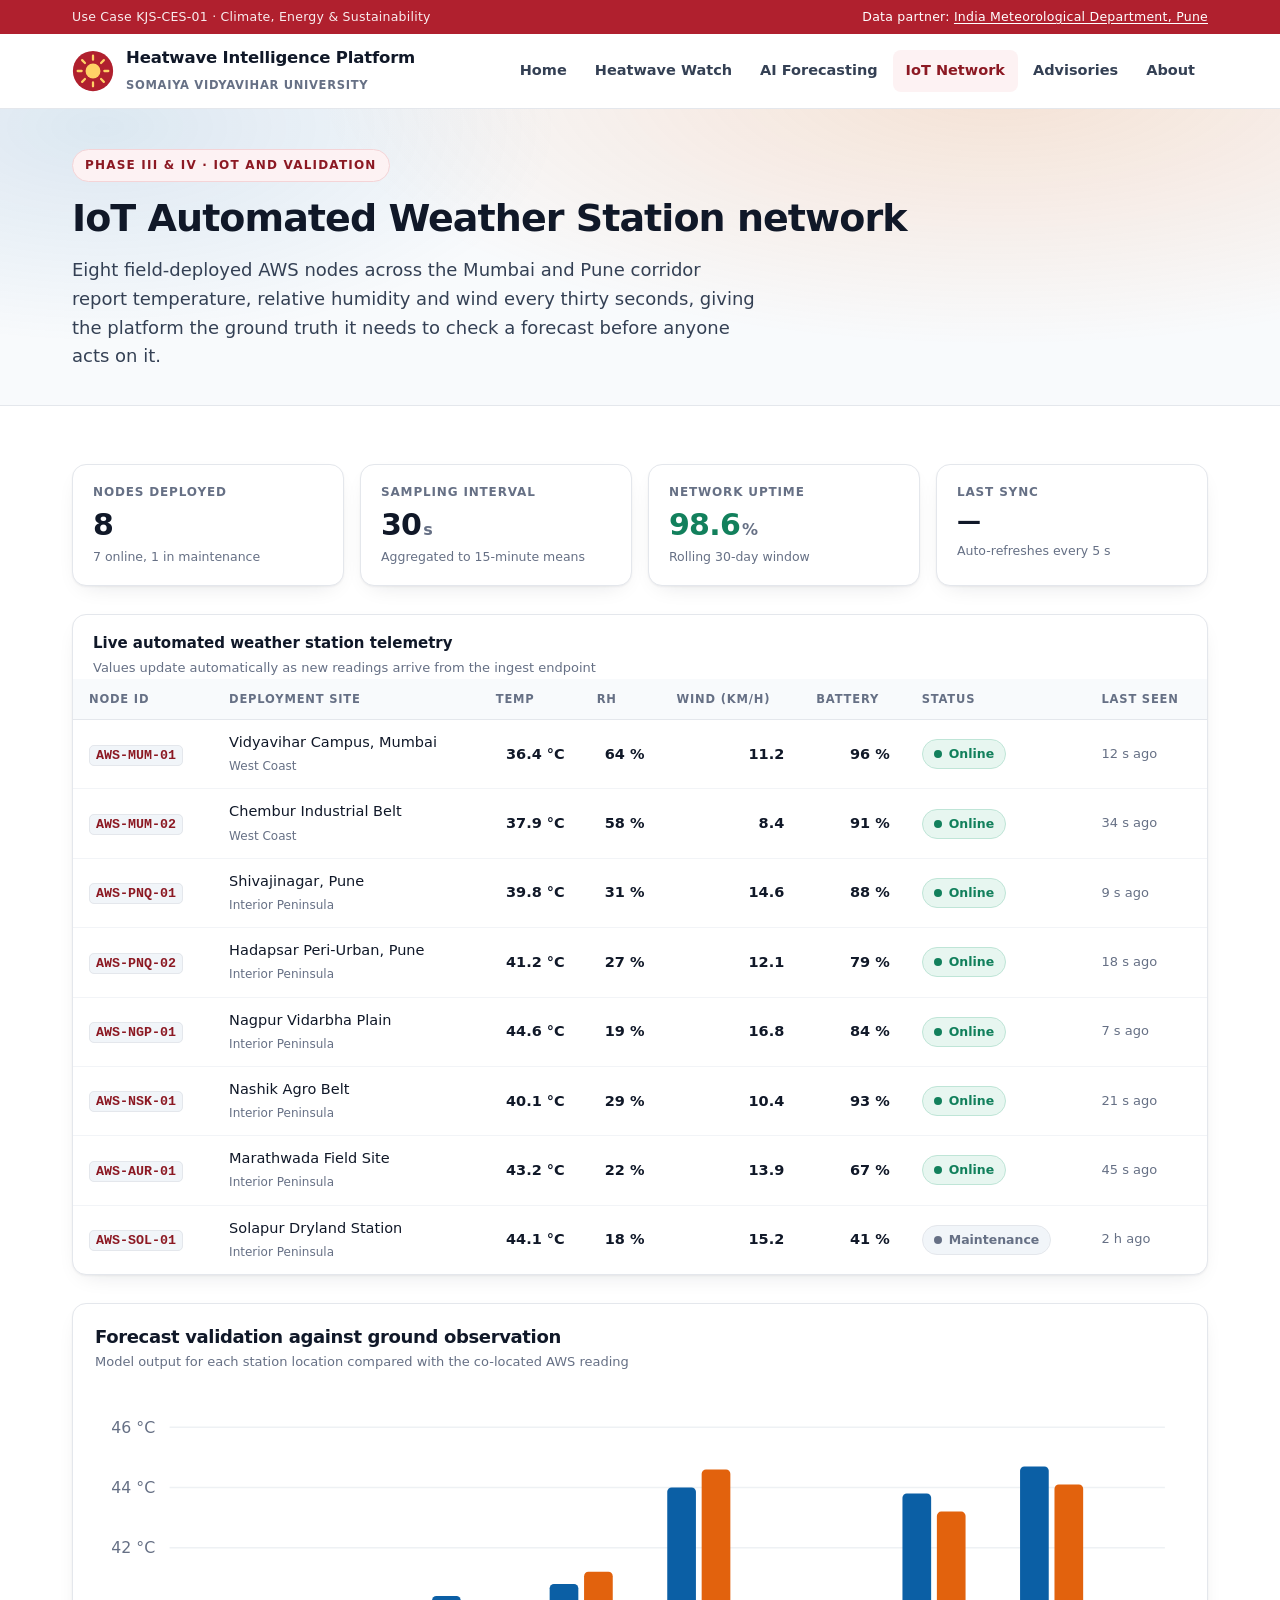
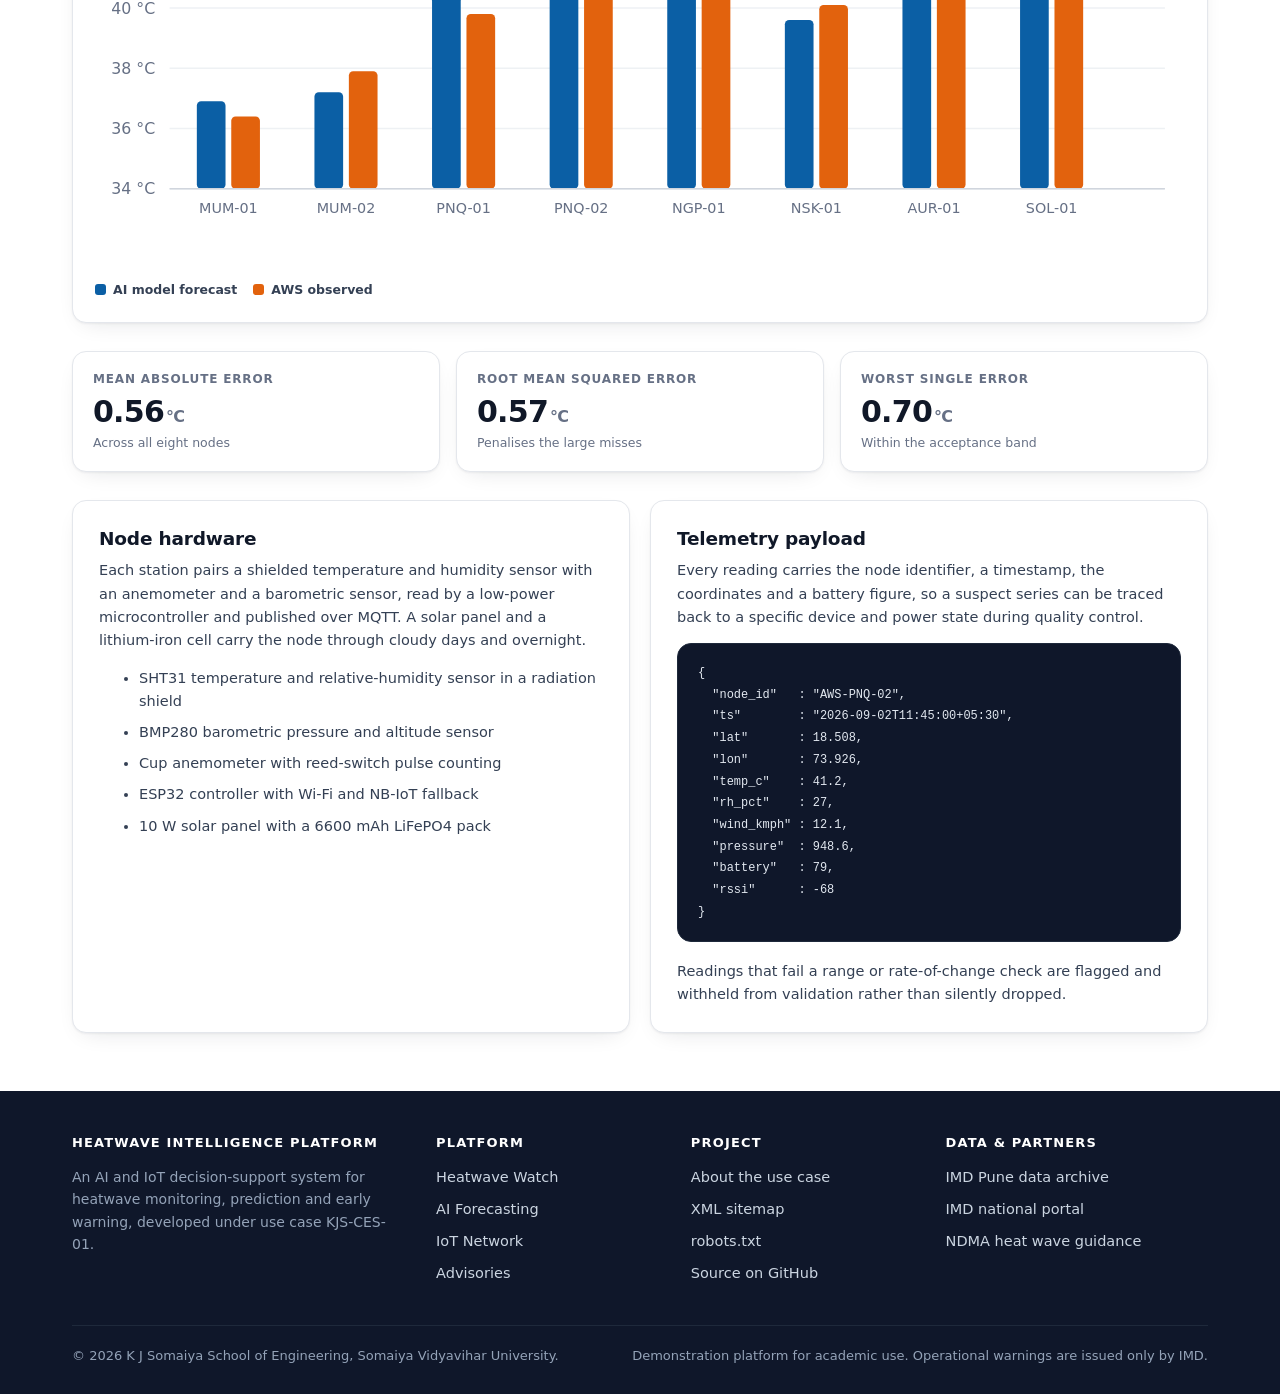
<file: monitoring.html>
<!DOCTYPE html>
<html lang="en-IN">
<head>
<meta charset="utf-8">
<meta name="viewport" content="width=device-width, initial-scale=1">
<!-- ===== Security headers set at document level (STQA Experiment 05) =====
     GitHub Pages does not allow custom HTTP response headers, so the two
     policies that a meta element can carry are declared here. -->
<meta http-equiv="Content-Security-Policy" content="default-src 'self'; script-src 'self' 'unsafe-inline' https://www.googletagmanager.com; style-src 'self' 'unsafe-inline'; img-src 'self' data: https://www.googletagmanager.com https://www.google-analytics.com; connect-src 'self' https://www.google-analytics.com https://analytics.google.com; font-src 'self'; object-src 'none'; base-uri 'self'; form-action 'self'; frame-ancestors 'none'; upgrade-insecure-requests">
<meta name="referrer" content="strict-origin-when-cross-origin">


<title>IoT Automated Weather Station Network | Localized Heat Monitoring</title>
<meta name="description" content="IoT-enabled Automated Weather Station network streaming localized temperature, humidity and wind observations used to validate region-wise heatwave forecasts.">
<meta name="keywords" content="IoT automated weather station, AWS weather monitoring, ESP32 weather sensor, localized temperature monitoring, forecast validation, MQTT telemetry, heat monitoring network">
<meta name="robots" content="index, follow">
<meta name="author" content="Jivitesh Kumar, Department of Information Technology, KJSSE">
<link rel="canonical" href="https://jiviteshkumar.github.io/climate_/monitoring.html">

<meta property="og:type" content="article">
<meta property="og:site_name" content="Heatwave Intelligence Platform">
<meta property="og:title" content="IoT Automated Weather Station Network | Localized Heat Monitoring">
<meta property="og:description" content="Live AWS telemetry and daily validation of AI heatwave forecasts against ground observations.">
<meta property="og:url" content="https://jiviteshkumar.github.io/climate_/monitoring.html">
<meta property="og:image" content="https://jiviteshkumar.github.io/climate_/assets/img/og-cover.svg">
<meta name="twitter:card" content="summary_large_image">

<link rel="icon" href="assets/img/favicon.svg" type="image/svg+xml">
<link rel="sitemap" type="application/xml" href="sitemap.xml">
<link rel="stylesheet" href="assets/css/style.css">

<!-- Google tag (gtag.js) - Google Analytics 4, property "Heatwave Intelligence Platform" -->
<script async src="https://www.googletagmanager.com/gtag/js?id=G-LTDNH2WP4D"></script>
<script>
  window.dataLayer = window.dataLayer || [];
  function gtag(){dataLayer.push(arguments);}
  gtag('js', new Date());
  gtag('config', 'G-LTDNH2WP4D');
</script>
</head>
<body>
<a class="skip" href="#main">Skip to main content</a>

<div class="topbar"><div class="wrap">
  <span class="tag">Use Case KJS-CES-01 &middot; Climate, Energy &amp; Sustainability</span>
  <span>Data partner: <a href="https://imdpune.gov.in/lrfindex.php" title="IMD Pune long range forecasting data repository" rel="noopener" target="_blank">India Meteorological Department, Pune</a></span>
</div></div>

<header class="masthead"><div class="wrap">
  <a class="brand" href="index.html" title="Heatwave Intelligence Platform home page">
    <svg class="mark" viewBox="0 0 48 48" role="img" aria-label="Heatwave Intelligence Platform logo">
      <circle cx="24" cy="24" r="23" fill="#b0202e"></circle>
      <circle cx="24" cy="24" r="8.5" fill="#ffd166"></circle>
      <g stroke="#ffd166" stroke-width="2.6" stroke-linecap="round">
        <path d="M24 6.5v4.5M24 37v4.5M6.5 24h4.5M37 24h4.5M11.6 11.6l3.2 3.2M33.2 33.2l3.2 3.2M36.4 11.6l-3.2 3.2M14.8 33.2l-3.2 3.2"></path>
      </g>
    </svg>
    <span>
      <span class="name">Heatwave Intelligence Platform</span><br>
      <span class="sub">Somaiya Vidyavihar University</span>
    </span>
  </a>
  <nav class="nav" aria-label="Primary navigation">
    <a href="index.html" title="Project overview and current heat outlook">Home</a>
    <a href="dashboard.html" title="Live region-wise heatwave watch dashboard">Heatwave Watch</a>
    <a href="forecast.html" title="AI-driven maximum temperature forecasting models">AI Forecasting</a>
    <a href="monitoring.html" title="IoT automated weather station network status">IoT Network</a>
    <a href="advisories.html" title="Stakeholder-specific heatwave advisories and early warnings">Advisories</a>
    <a href="about.html" title="About the use case, methodology and team">About</a>
  </nav>
</div></header>

<main id="main">

<div class="hero"><div class="wrap" style="padding-block:40px 34px">
  <span class="eyebrow">Phase III &amp; IV &middot; IoT and validation</span>
  <h1 style="font-size:clamp(27px,3.4vw,38px)">IoT Automated Weather Station network</h1>
  <p class="lede" style="margin-bottom:0">Eight field-deployed AWS nodes across the Mumbai and Pune
  corridor report temperature, relative humidity and wind every thirty seconds, giving the platform
  the ground truth it needs to check a forecast before anyone acts on it.</p>
</div></div>

<section>
  <div class="wrap">

    <div class="stats" style="margin-bottom:28px">
      <div class="stat">
        <div class="lbl">Nodes deployed</div>
        <div class="val">8</div>
        <div class="foot">7 online, 1 in maintenance</div>
      </div>
      <div class="stat">
        <div class="lbl">Sampling interval</div>
        <div class="val">30<span class="unit">s</span></div>
        <div class="foot">Aggregated to 15-minute means</div>
      </div>
      <div class="stat">
        <div class="lbl">Network uptime</div>
        <div class="val" style="color:var(--normal)">98.6<span class="unit">%</span></div>
        <div class="foot">Rolling 30-day window</div>
      </div>
      <div class="stat">
        <div class="lbl">Last sync</div>
        <div class="val" style="font-size:24px" id="last-sync">—</div>
        <div class="foot">Auto-refreshes every 5 s</div>
      </div>
    </div>

    <div class="table-scroll" style="margin-bottom:28px">
      <table>
        <caption>Live automated weather station telemetry
          <span class="cap-sub">Values update automatically as new readings arrive from the ingest endpoint</span>
        </caption>
        <thead>
          <tr>
            <th scope="col">Node ID</th><th scope="col">Deployment site</th>
            <th scope="col">Temp</th><th scope="col">RH</th>
            <th scope="col">Wind (km/h)</th><th scope="col">Battery</th>
            <th scope="col">Status</th><th scope="col">Last seen</th>
          </tr>
        </thead>
        <tbody id="station-body"></tbody>
      </table>
    </div>

    <div class="chart-card" style="margin-bottom:28px">
      <div class="chart-head">
        <div>
          <h2 style="font-size:18px;margin:0">Forecast validation against ground observation</h2>
          <p class="hint">Model output for each station location compared with the co-located AWS reading</p>
        </div>
      </div>
      <div id="validation-chart"></div>
      <div class="legend">
        <span class="key"><span class="sw" style="background:#0b5fa5"></span>AI model forecast</span>
        <span class="key"><span class="sw" style="background:#e2620d"></span>AWS observed</span>
      </div>
    </div>

    <div class="stats" style="grid-template-columns:repeat(3,1fr);margin-bottom:28px">
      <div class="stat">
        <div class="lbl">Mean absolute error</div>
        <div class="val"><span id="v-mae">—</span><span class="unit">°C</span></div>
        <div class="foot">Across all eight nodes</div>
      </div>
      <div class="stat">
        <div class="lbl">Root mean squared error</div>
        <div class="val"><span id="v-rmse">—</span><span class="unit">°C</span></div>
        <div class="foot">Penalises the large misses</div>
      </div>
      <div class="stat">
        <div class="lbl">Worst single error</div>
        <div class="val"><span id="v-max">—</span><span class="unit">°C</span></div>
        <div class="foot">Within the acceptance band</div>
      </div>
    </div>

    <div class="grid g-2">
      <div class="card pad-lg">
        <h3>Node hardware</h3>
        <p style="color:var(--ink-2);font-size:14.5px">Each station pairs a shielded temperature and
        humidity sensor with an anemometer and a barometric sensor, read by a low-power
        microcontroller and published over MQTT. A solar panel and a lithium-iron cell carry the node
        through cloudy days and overnight.</p>
        <ul class="prose" style="font-size:14.5px">
          <li>SHT31 temperature and relative-humidity sensor in a radiation shield</li>
          <li>BMP280 barometric pressure and altitude sensor</li>
          <li>Cup anemometer with reed-switch pulse counting</li>
          <li>ESP32 controller with Wi-Fi and NB-IoT fallback</li>
          <li>10 W solar panel with a 6600 mAh LiFePO4 pack</li>
        </ul>
      </div>
      <div class="card pad-lg">
        <h3>Telemetry payload</h3>
        <p style="color:var(--ink-2);font-size:14.5px">Every reading carries the node identifier, a
        timestamp, the coordinates and a battery figure, so a suspect series can be traced back to a
        specific device and power state during quality control.</p>
        <pre><code>{
  "node_id"   : "AWS-PNQ-02",
  "ts"        : "2026-09-02T11:45:00+05:30",
  "lat"       : 18.508,
  "lon"       : 73.926,
  "temp_c"    : 41.2,
  "rh_pct"    : 27,
  "wind_kmph" : 12.1,
  "pressure"  : 948.6,
  "battery"   : 79,
  "rssi"      : -68
}</code></pre>
        <p style="margin:0;font-size:14.5px;color:var(--ink-2)">Readings that fail a range or
        rate-of-change check are flagged and withheld from validation rather than silently dropped.</p>
      </div>
    </div>

  </div>
</section>

</main>

<footer class="site"><div class="wrap">
  <div class="f-grid">
    <div class="f-about">
      <h3 class="f-head">Heatwave Intelligence Platform</h3>
      <p>An AI and IoT decision-support system for heatwave monitoring, prediction and early
      warning, developed under use case KJS-CES-01.</p>
    </div>
    <div>
      <h3 class="f-head">Platform</h3>
      <ul>
        <li><a href="dashboard.html" title="Region-wise heatwave watch dashboard">Heatwave Watch</a></li>
        <li><a href="forecast.html" title="AI forecasting models and evaluation">AI Forecasting</a></li>
        <li><a href="monitoring.html" title="IoT automated weather station network">IoT Network</a></li>
        <li><a href="advisories.html" title="Stakeholder advisories and early warnings">Advisories</a></li>
      </ul>
    </div>
    <div>
      <h3 class="f-head">Project</h3>
      <ul>
        <li><a href="about.html" title="About the use case and methodology">About the use case</a></li>
        <li><a href="sitemap.xml" title="XML sitemap of this website">XML sitemap</a></li>
        <li><a href="robots.txt" title="Robots exclusion file for this website">robots.txt</a></li>
        <li><a href="https://github.com/JiviteshKumar/climate_" title="Project source code on GitHub" rel="noopener" target="_blank">Source on GitHub</a></li>
      </ul>
    </div>
    <div>
      <h3 class="f-head">Data &amp; partners</h3>
      <ul>
        <li><a href="https://imdpune.gov.in/lrfindex.php" title="IMD Pune gridded data repository" rel="noopener" target="_blank">IMD Pune data archive</a></li>
        <li><a href="https://mausam.imd.gov.in/" title="India Meteorological Department official portal" rel="noopener" target="_blank">IMD national portal</a></li>
        <li><a href="https://ndma.gov.in/Natural-Disasters/Heat-Wave" title="NDMA heat wave guidelines" rel="noopener" target="_blank">NDMA heat wave guidance</a></li>
      </ul>
    </div>
  </div>
  <div class="f-bot">
    <span>&copy; <span data-year>2026</span> K J Somaiya School of Engineering, Somaiya Vidyavihar University.</span>
    <span>Demonstration platform for academic use. Operational warnings are issued only by IMD.</span>
  </div>
</div></footer>

<script src="assets/js/data.js"></script>
<script src="assets/js/main.js"></script>
</body>
</html>
</file>
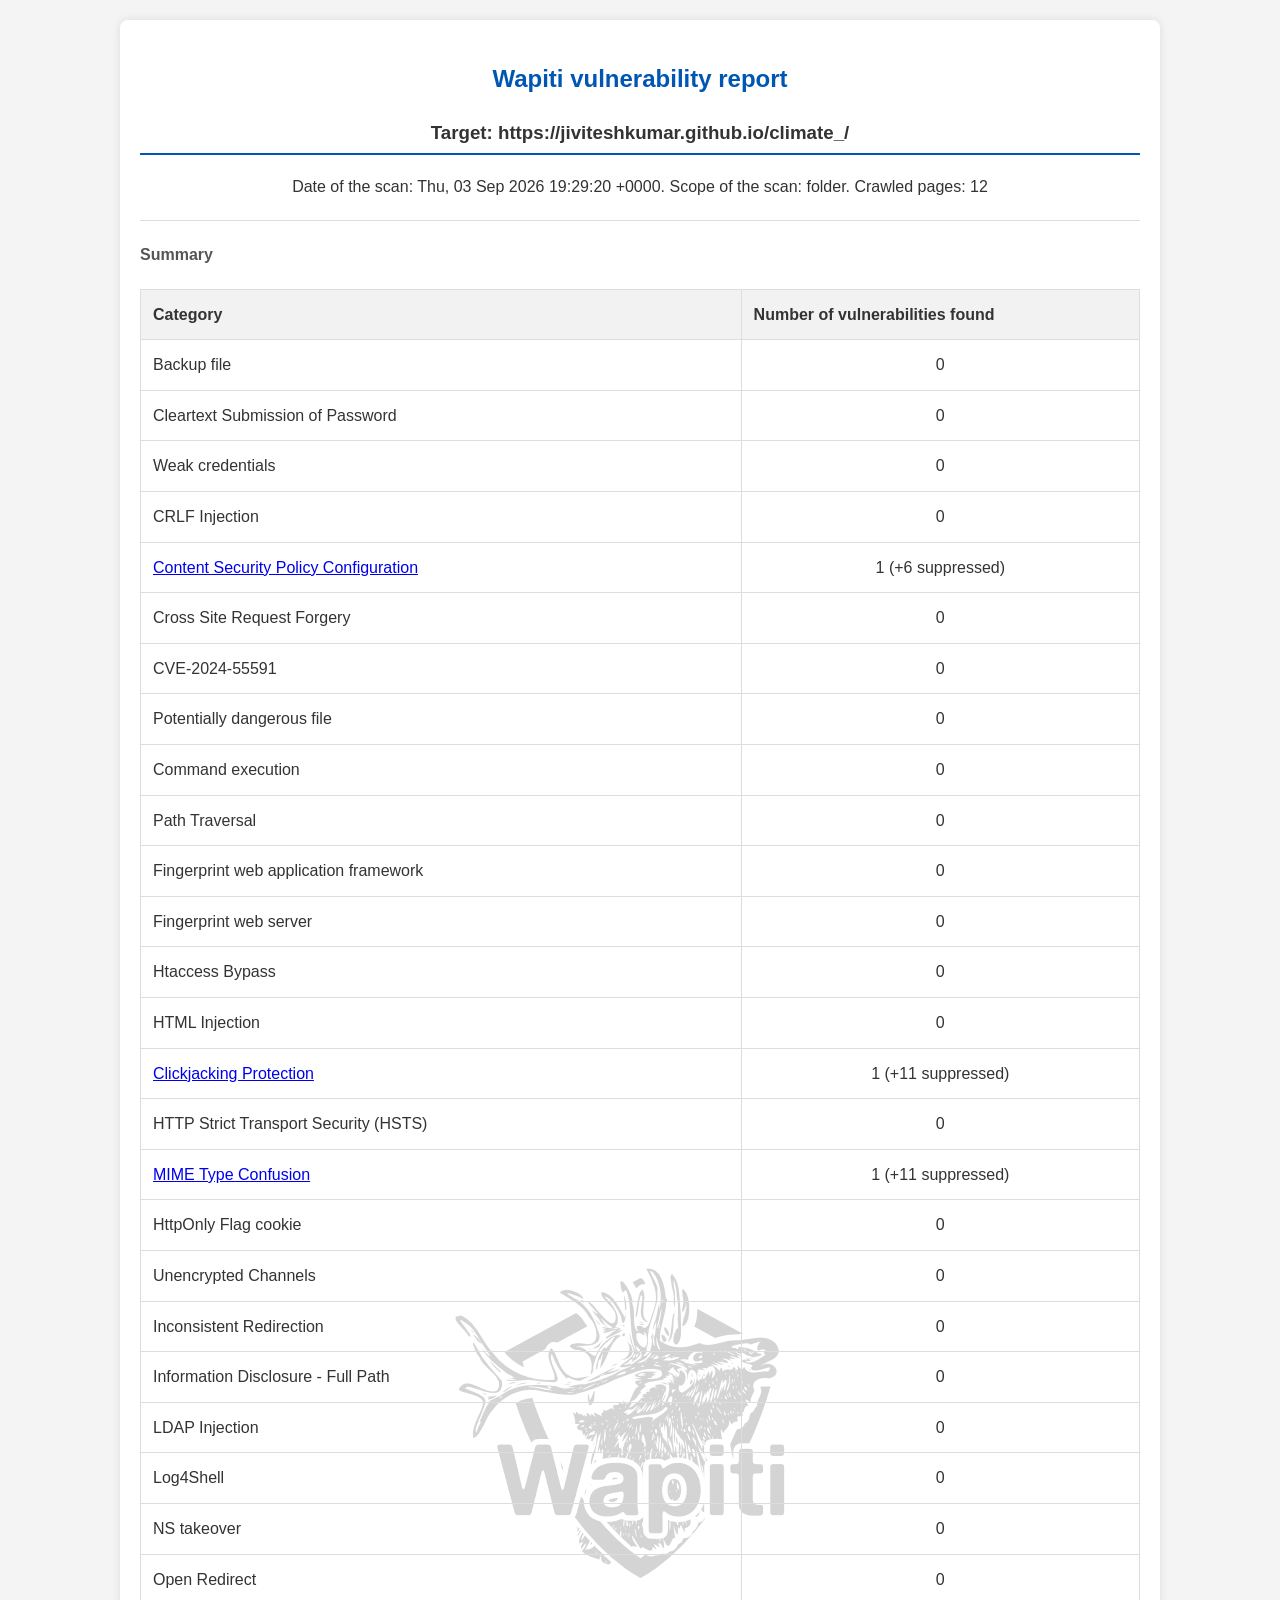
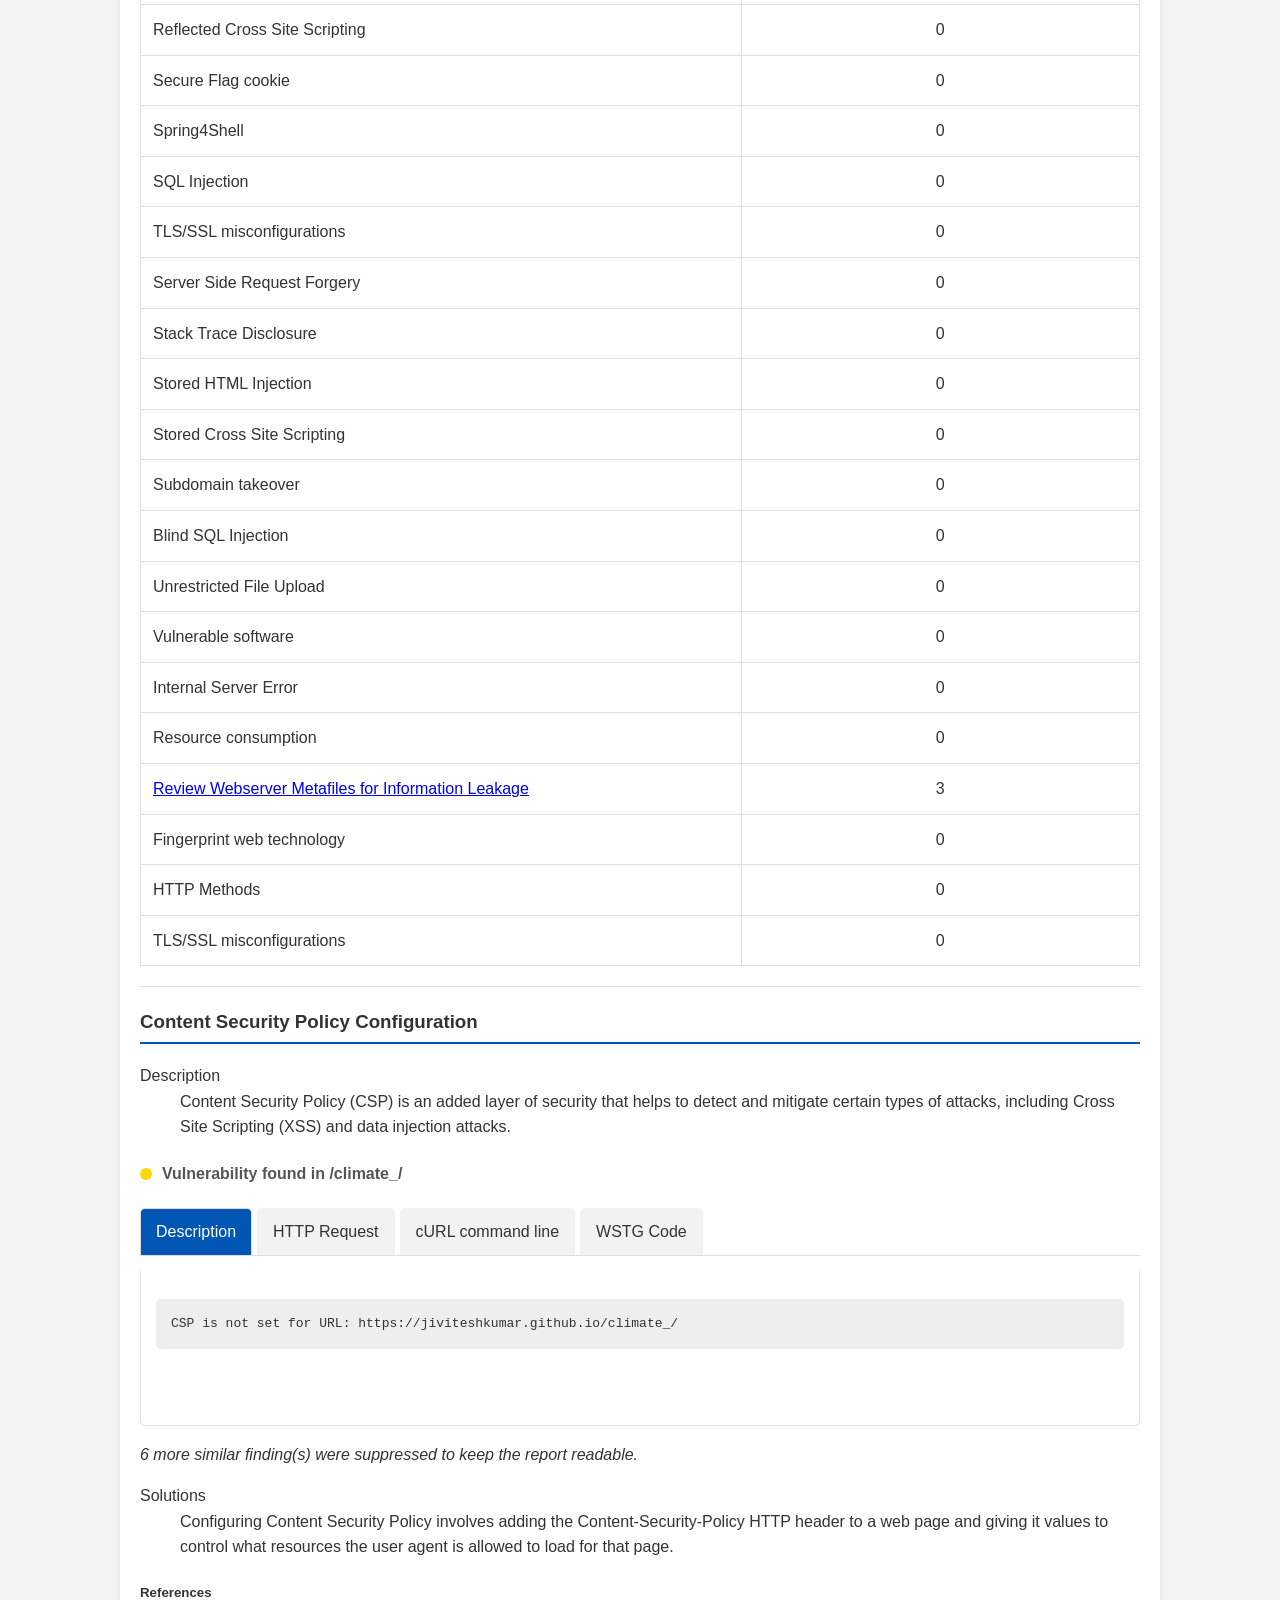
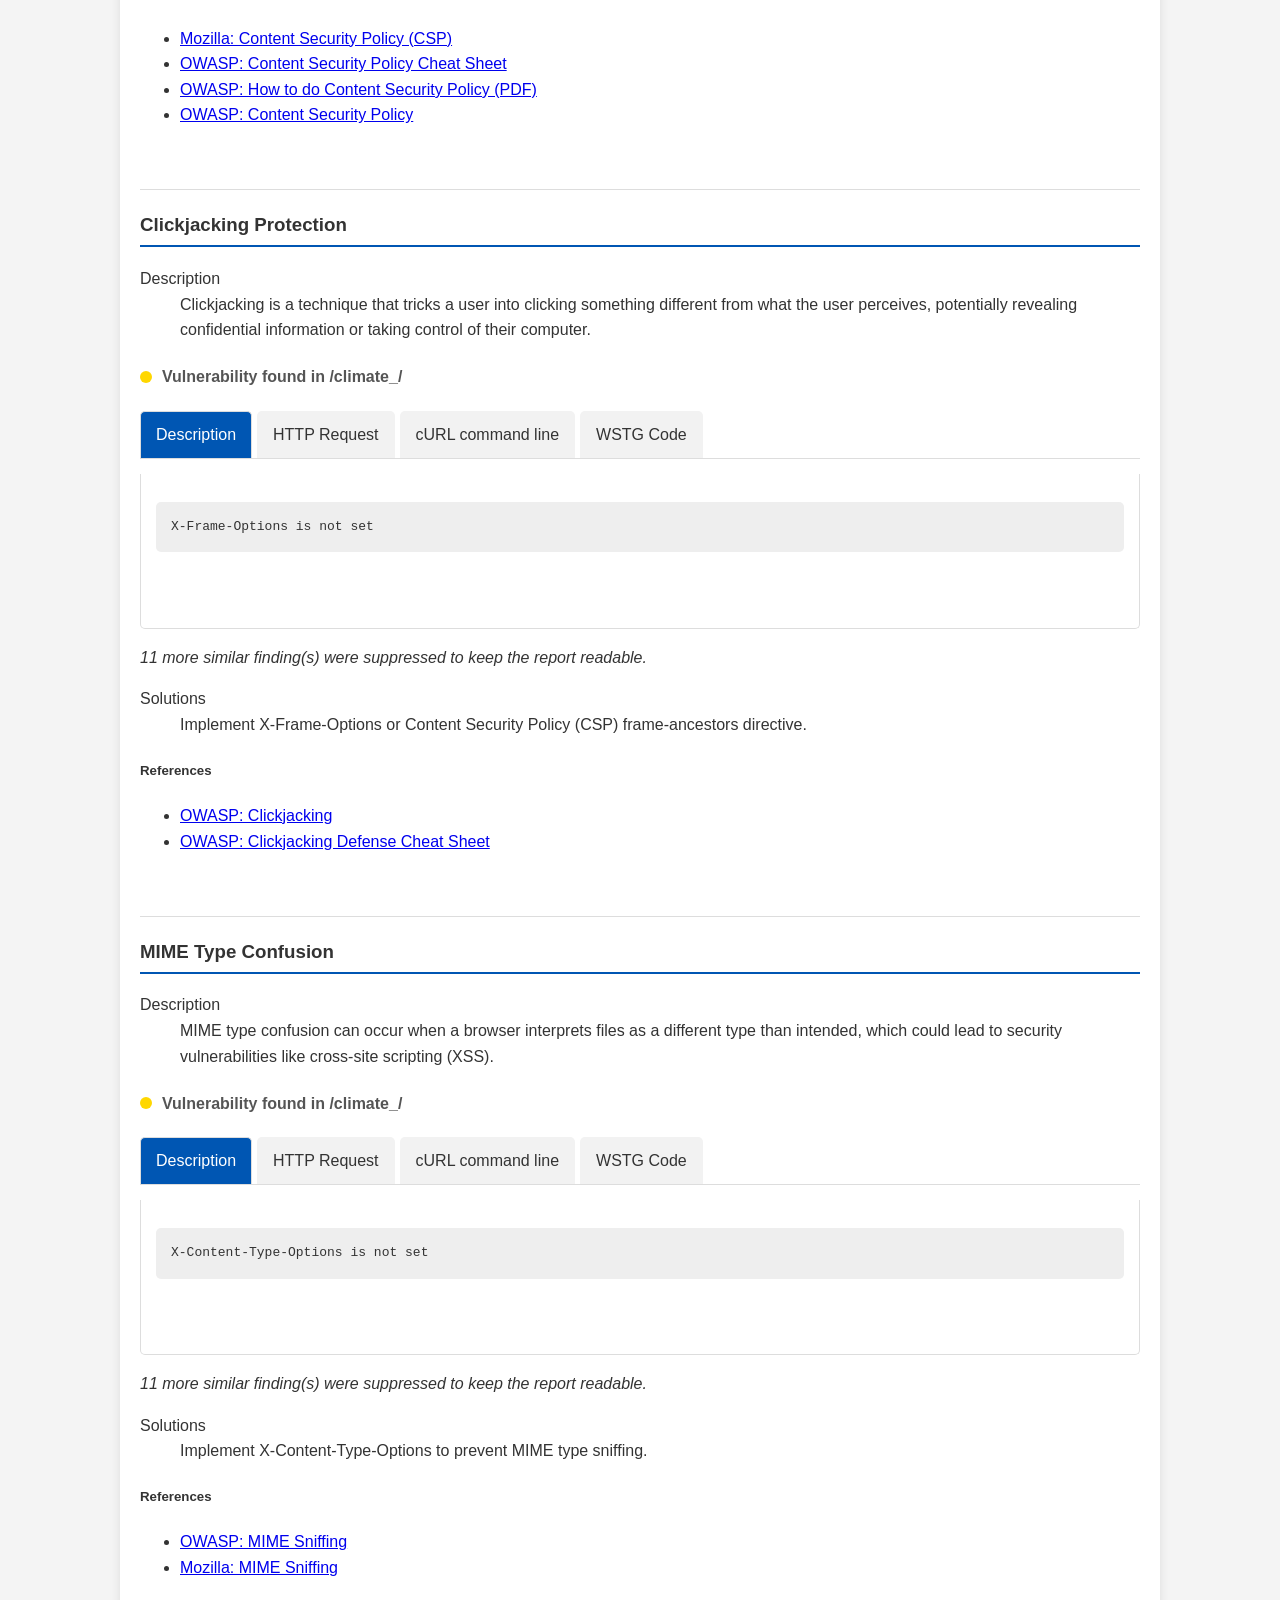
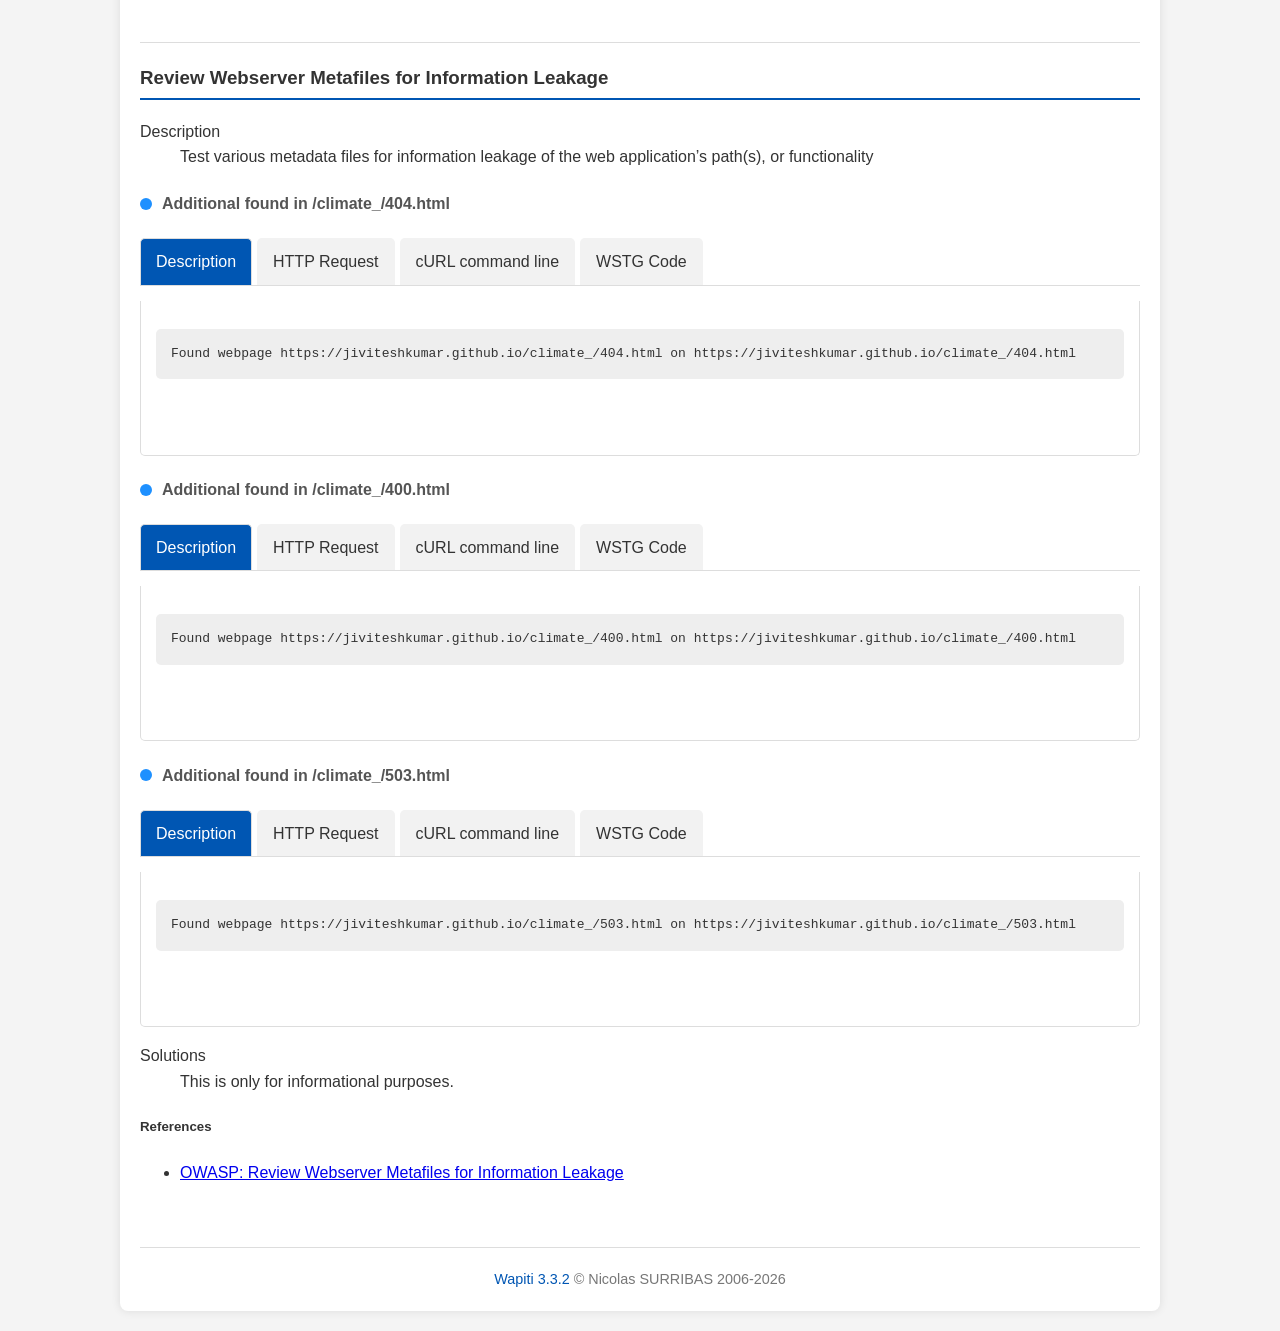
<file: testing/security/wapiti_report/jiviteshkumar.github.io_09032026_1929.html>
<!DOCTYPE html>
<html>
<head>
	<title>Wapiti scan report</title>
	<meta charset="utf-8">
	<meta name="viewport" content="width=device-width, initial-scale=1">
    <link rel="stylesheet" type="text/css" href="css/style.css" />
</head>
<body>
    <div id="page">
        <header style="text-align: center">
        <h2 class="title" style="text-align: center">Wapiti vulnerability report</h2>
        <h3>Target: https://jiviteshkumar.github.io/climate_/</h3>
        <p>Date of the scan: Thu, 03 Sep 2026 19:29:20 +0000. Scope of the scan: folder. Crawled pages: 12</p>
        </header>
        <hr />

        <h4>Summary</h4>
        <table class="summary-table" style="background: url('logo_clear.png') no-repeat center;">
            <thead>
                <tr>
                    <th>Category</th>
                    <th>Number of vulnerabilities found</th>
                </tr>
            </thead>
            <tbody id="summary">
                    <tr>
                        <td class="small">
                            Backup file
                        </td>
                        <td class="small text-centered">
                            0
                        </td>
                    </tr>
                    <tr>
                        <td class="small">
                            Cleartext Submission of Password
                        </td>
                        <td class="small text-centered">
                            0
                        </td>
                    </tr>
                    <tr>
                        <td class="small">
                            Weak credentials
                        </td>
                        <td class="small text-centered">
                            0
                        </td>
                    </tr>
                    <tr>
                        <td class="small">
                            CRLF Injection
                        </td>
                        <td class="small text-centered">
                            0
                        </td>
                    </tr>
                    <tr>
                        <td class="small">
                            <a href="#vuln_type_4">Content Security Policy Configuration</a>
                        </td>
                        <td class="small text-centered">
                            1
                            <span class="small" title="Similar findings hidden to keep the report readable">(+6 suppressed)</span>
                        </td>
                    </tr>
                    <tr>
                        <td class="small">
                            Cross Site Request Forgery
                        </td>
                        <td class="small text-centered">
                            0
                        </td>
                    </tr>
                    <tr>
                        <td class="small">
                            CVE-2024-55591
                        </td>
                        <td class="small text-centered">
                            0
                        </td>
                    </tr>
                    <tr>
                        <td class="small">
                            Potentially dangerous file
                        </td>
                        <td class="small text-centered">
                            0
                        </td>
                    </tr>
                    <tr>
                        <td class="small">
                            Command execution
                        </td>
                        <td class="small text-centered">
                            0
                        </td>
                    </tr>
                    <tr>
                        <td class="small">
                            Path Traversal
                        </td>
                        <td class="small text-centered">
                            0
                        </td>
                    </tr>
                    <tr>
                        <td class="small">
                            Fingerprint web application framework
                        </td>
                        <td class="small text-centered">
                            0
                        </td>
                    </tr>
                    <tr>
                        <td class="small">
                            Fingerprint web server
                        </td>
                        <td class="small text-centered">
                            0
                        </td>
                    </tr>
                    <tr>
                        <td class="small">
                            Htaccess Bypass
                        </td>
                        <td class="small text-centered">
                            0
                        </td>
                    </tr>
                    <tr>
                        <td class="small">
                            HTML Injection
                        </td>
                        <td class="small text-centered">
                            0
                        </td>
                    </tr>
                    <tr>
                        <td class="small">
                            <a href="#vuln_type_14">Clickjacking Protection</a>
                        </td>
                        <td class="small text-centered">
                            1
                            <span class="small" title="Similar findings hidden to keep the report readable">(+11 suppressed)</span>
                        </td>
                    </tr>
                    <tr>
                        <td class="small">
                            HTTP Strict Transport Security (HSTS)
                        </td>
                        <td class="small text-centered">
                            0
                        </td>
                    </tr>
                    <tr>
                        <td class="small">
                            <a href="#vuln_type_16">MIME Type Confusion</a>
                        </td>
                        <td class="small text-centered">
                            1
                            <span class="small" title="Similar findings hidden to keep the report readable">(+11 suppressed)</span>
                        </td>
                    </tr>
                    <tr>
                        <td class="small">
                            HttpOnly Flag cookie
                        </td>
                        <td class="small text-centered">
                            0
                        </td>
                    </tr>
                    <tr>
                        <td class="small">
                            Unencrypted Channels
                        </td>
                        <td class="small text-centered">
                            0
                        </td>
                    </tr>
                    <tr>
                        <td class="small">
                            Inconsistent Redirection
                        </td>
                        <td class="small text-centered">
                            0
                        </td>
                    </tr>
                    <tr>
                        <td class="small">
                            Information Disclosure - Full Path
                        </td>
                        <td class="small text-centered">
                            0
                        </td>
                    </tr>
                    <tr>
                        <td class="small">
                            LDAP Injection
                        </td>
                        <td class="small text-centered">
                            0
                        </td>
                    </tr>
                    <tr>
                        <td class="small">
                            Log4Shell
                        </td>
                        <td class="small text-centered">
                            0
                        </td>
                    </tr>
                    <tr>
                        <td class="small">
                            NS takeover
                        </td>
                        <td class="small text-centered">
                            0
                        </td>
                    </tr>
                    <tr>
                        <td class="small">
                            Open Redirect
                        </td>
                        <td class="small text-centered">
                            0
                        </td>
                    </tr>
                    <tr>
                        <td class="small">
                            Reflected Cross Site Scripting
                        </td>
                        <td class="small text-centered">
                            0
                        </td>
                    </tr>
                    <tr>
                        <td class="small">
                            Secure Flag cookie
                        </td>
                        <td class="small text-centered">
                            0
                        </td>
                    </tr>
                    <tr>
                        <td class="small">
                            Spring4Shell
                        </td>
                        <td class="small text-centered">
                            0
                        </td>
                    </tr>
                    <tr>
                        <td class="small">
                            SQL Injection
                        </td>
                        <td class="small text-centered">
                            0
                        </td>
                    </tr>
                    <tr>
                        <td class="small">
                            TLS/SSL misconfigurations
                        </td>
                        <td class="small text-centered">
                            0
                        </td>
                    </tr>
                    <tr>
                        <td class="small">
                            Server Side Request Forgery
                        </td>
                        <td class="small text-centered">
                            0
                        </td>
                    </tr>
                    <tr>
                        <td class="small">
                            Stack Trace Disclosure
                        </td>
                        <td class="small text-centered">
                            0
                        </td>
                    </tr>
                    <tr>
                        <td class="small">
                            Stored HTML Injection
                        </td>
                        <td class="small text-centered">
                            0
                        </td>
                    </tr>
                    <tr>
                        <td class="small">
                            Stored Cross Site Scripting
                        </td>
                        <td class="small text-centered">
                            0
                        </td>
                    </tr>
                    <tr>
                        <td class="small">
                            Subdomain takeover
                        </td>
                        <td class="small text-centered">
                            0
                        </td>
                    </tr>
                    <tr>
                        <td class="small">
                            Blind SQL Injection
                        </td>
                        <td class="small text-centered">
                            0
                        </td>
                    </tr>
                    <tr>
                        <td class="small">
                            Unrestricted File Upload
                        </td>
                        <td class="small text-centered">
                            0
                        </td>
                    </tr>
                    <tr>
                        <td class="small">
                            Vulnerable software
                        </td>
                        <td class="small text-centered">
                            0
                        </td>
                    </tr>
                    <tr>
                        <td class="small">
                            Internal Server Error
                        </td>
                        <td class="small text-centered">0</td>
                    </tr>
                    <tr>
                        <td class="small">
                            Resource consumption
                        </td>
                        <td class="small text-centered">0</td>
                    </tr>
                    <tr>
                        <td class="small">
                            <a href="#addition_type_0">Review Webserver Metafiles for Information Leakage</a>
                        </td>
                        <td class="small text-centered">3</td>
                    </tr>
                    <tr>
                        <td class="small">
                            Fingerprint web technology
                        </td>
                        <td class="small text-centered">0</td>
                    </tr>
                    <tr>
                        <td class="small">
                            HTTP Methods
                        </td>
                        <td class="small text-centered">0</td>
                    </tr>
                    <tr>
                        <td class="small">
                            TLS/SSL misconfigurations
                        </td>
                        <td class="small text-centered">0</td>
                    </tr>
            </tbody>
        </table>
        <hr />
        <div id="details">
                <h3 id="vuln_type_4">Content Security Policy Configuration</h3>
                <dl>
                    <dt>Description</dt>
                    <dd>Content Security Policy (CSP) is an added layer of security that helps to detect and mitigate certain types of attacks, including Cross Site Scripting (XSS) and data injection attacks.</dd>
                </dl>

                    <div class="tab-container">
                        <h4><span class="severity severity-low"></span> Vulnerability found in /climate_/</h4>
                        <nav class="tab-nav">
                            <a href="#tab-vuln-4-0-1" class="tab-link active">Description</a>
                            <a href="#tab-vuln-4-0-2" class="tab-link">HTTP Request</a>
                            <a href="#tab-vuln-4-0-4" class="tab-link">cURL command line</a>
                            <a href="#tab-vuln-4-0-5" class="tab-link">WSTG Code</a>
                        </nav>
                        <section id="tab-vuln-4-0-1" class="tab-content" style="min-height: 124px;">
                            <pre>CSP is not set for URL: https://jiviteshkumar.github.io/climate_/</pre>
                        </section>
                        <section id="tab-vuln-4-0-2" class="tab-content" style="min-height: 124px; display: none;">
                            <pre style="white-space: normal;">
                                    GET /climate_/ HTTP/1.1
                                    <br>
                                    host: jiviteshkumar.github.io
                                    <br>
                                    connection: keep-alive
                                    <br>
                                    user-agent: Mozilla/5.0 (Windows NT 10.0; Win64; x64; rv:128.0) Gecko/20100101 Firefox/128.0
                                    <br>
                                    accept-language: en-US
                                    <br>
                                    accept-encoding: gzip, deflate, br
                                    <br>
                                    accept: text/html,application/xhtml+xml,application/xml;q=0.9,image/webp,*/*;q=0.8
                                    <br>
                            </pre>
                        </section>
                        <section id="tab-vuln-4-0-4" class="tab-content" style="min-height: 124px; display: none;">
                            <pre>curl &#34;https://jiviteshkumar.github.io/climate_/&#34;</pre>
                        </section>
                        <section id="tab-vuln-4-0-5" class="tab-content" style="min-height: 124px; display: none;">
                            <pre>[&#39;WSTG-CONF-12&#39;, &#39;OSHP-Content-Security-Policy&#39;]</pre>
                        </section>
                    </div>
                    <p class="small"><em>6 more similar finding(s) were suppressed to keep the report readable.</em></p>

                <dl><dt>Solutions</dt><dd>Configuring Content Security Policy involves adding the Content-Security-Policy HTTP header to a web page and giving it values to control what resources the user agent is allowed to load for that page.</dd></dl>
                <h5>References</h5>
                <ul>
                    <li><a href="https://developer.mozilla.org/en-US/docs/Web/HTTP/CSP">Mozilla: Content Security Policy (CSP)</a></li>
                    <li><a href="https://cheatsheetseries.owasp.org/cheatsheets/Content_Security_Policy_Cheat_Sheet.html">OWASP: Content Security Policy Cheat Sheet</a></li>
                    <li><a href="https://owasp.org/www-pdf-archive/2019-02-22_-_How_do_I_Content_Security_Policy_-_Print.pdf">OWASP: How to do Content Security Policy (PDF)</a></li>
                    <li><a href="https://owasp.org/www-project-web-security-testing-guide/latest/4-Web_Application_Security_Testing/02-Configuration_and_Deployment_Management_Testing/12-Test_for_Content_Security_Policy">OWASP: Content Security Policy</a></li>
                </ul>
                <br />
                <hr>
                <h3 id="vuln_type_14">Clickjacking Protection</h3>
                <dl>
                    <dt>Description</dt>
                    <dd>Clickjacking is a technique that tricks a user into clicking something different from what the user perceives, potentially revealing confidential information or taking control of their computer.</dd>
                </dl>

                    <div class="tab-container">
                        <h4><span class="severity severity-low"></span> Vulnerability found in /climate_/</h4>
                        <nav class="tab-nav">
                            <a href="#tab-vuln-14-0-1" class="tab-link active">Description</a>
                            <a href="#tab-vuln-14-0-2" class="tab-link">HTTP Request</a>
                            <a href="#tab-vuln-14-0-4" class="tab-link">cURL command line</a>
                            <a href="#tab-vuln-14-0-5" class="tab-link">WSTG Code</a>
                        </nav>
                        <section id="tab-vuln-14-0-1" class="tab-content" style="min-height: 124px;">
                            <pre>X-Frame-Options is not set</pre>
                        </section>
                        <section id="tab-vuln-14-0-2" class="tab-content" style="min-height: 124px; display: none;">
                            <pre style="white-space: normal;">
                                    GET /climate_/ HTTP/1.1
                                    <br>
                                    host: jiviteshkumar.github.io
                                    <br>
                                    connection: keep-alive
                                    <br>
                                    user-agent: Mozilla/5.0 (Windows NT 10.0; Win64; x64; rv:128.0) Gecko/20100101 Firefox/128.0
                                    <br>
                                    accept-language: en-US
                                    <br>
                                    accept-encoding: gzip, deflate, br
                                    <br>
                                    accept: text/html,application/xhtml+xml,application/xml;q=0.9,image/webp,*/*;q=0.8
                                    <br>
                            </pre>
                        </section>
                        <section id="tab-vuln-14-0-4" class="tab-content" style="min-height: 124px; display: none;">
                            <pre>curl &#34;https://jiviteshkumar.github.io/climate_/&#34;</pre>
                        </section>
                        <section id="tab-vuln-14-0-5" class="tab-content" style="min-height: 124px; display: none;">
                            <pre>[&#39;OSHP-X-Frame-Options&#39;]</pre>
                        </section>
                    </div>
                    <p class="small"><em>11 more similar finding(s) were suppressed to keep the report readable.</em></p>

                <dl><dt>Solutions</dt><dd>Implement X-Frame-Options or Content Security Policy (CSP) frame-ancestors directive.</dd></dl>
                <h5>References</h5>
                <ul>
                    <li><a href="https://owasp.org/www-project-web-security-testing-guide/latest/4-Web_Application_Security_Testing/11-Client-side_Testing/09-Testing_for_Clickjacking">OWASP: Clickjacking</a></li>
                    <li><a href="https://cheatsheetseries.owasp.org/cheatsheets/Clickjacking_Defense_Cheat_Sheet.html">OWASP: Clickjacking Defense Cheat Sheet</a></li>
                </ul>
                <br />
                <hr>
                <h3 id="vuln_type_16">MIME Type Confusion</h3>
                <dl>
                    <dt>Description</dt>
                    <dd>MIME type confusion can occur when a browser interprets files as a different type than intended, which could lead to security vulnerabilities like cross-site scripting (XSS).</dd>
                </dl>

                    <div class="tab-container">
                        <h4><span class="severity severity-low"></span> Vulnerability found in /climate_/</h4>
                        <nav class="tab-nav">
                            <a href="#tab-vuln-16-0-1" class="tab-link active">Description</a>
                            <a href="#tab-vuln-16-0-2" class="tab-link">HTTP Request</a>
                            <a href="#tab-vuln-16-0-4" class="tab-link">cURL command line</a>
                            <a href="#tab-vuln-16-0-5" class="tab-link">WSTG Code</a>
                        </nav>
                        <section id="tab-vuln-16-0-1" class="tab-content" style="min-height: 124px;">
                            <pre>X-Content-Type-Options is not set</pre>
                        </section>
                        <section id="tab-vuln-16-0-2" class="tab-content" style="min-height: 124px; display: none;">
                            <pre style="white-space: normal;">
                                    GET /climate_/ HTTP/1.1
                                    <br>
                                    host: jiviteshkumar.github.io
                                    <br>
                                    connection: keep-alive
                                    <br>
                                    user-agent: Mozilla/5.0 (Windows NT 10.0; Win64; x64; rv:128.0) Gecko/20100101 Firefox/128.0
                                    <br>
                                    accept-language: en-US
                                    <br>
                                    accept-encoding: gzip, deflate, br
                                    <br>
                                    accept: text/html,application/xhtml+xml,application/xml;q=0.9,image/webp,*/*;q=0.8
                                    <br>
                            </pre>
                        </section>
                        <section id="tab-vuln-16-0-4" class="tab-content" style="min-height: 124px; display: none;">
                            <pre>curl &#34;https://jiviteshkumar.github.io/climate_/&#34;</pre>
                        </section>
                        <section id="tab-vuln-16-0-5" class="tab-content" style="min-height: 124px; display: none;">
                            <pre>[&#39;OSHP-X-Content-Type-Options&#39;]</pre>
                        </section>
                    </div>
                    <p class="small"><em>11 more similar finding(s) were suppressed to keep the report readable.</em></p>

                <dl><dt>Solutions</dt><dd>Implement X-Content-Type-Options to prevent MIME type sniffing.</dd></dl>
                <h5>References</h5>
                <ul>
                    <li><a href="https://cheatsheetseries.owasp.org/cheatsheets/HTTP_Headers_Cheat_Sheet.html#x-content-type-options">OWASP: MIME Sniffing</a></li>
                    <li><a href="https://developer.mozilla.org/en-US/docs/Web/HTTP/Guides/MIME_types#mime_sniffing">Mozilla: MIME Sniffing</a></li>
                </ul>
                <br />
                <hr>
                <h3 id="addition_type_0">Review Webserver Metafiles for Information Leakage</h3>
                <dl>
                    <dt>Description</dt>
                    <dd>Test various metadata files for information leakage of the web application’s path(s), or functionality</dd>
                </dl>

                    <div class="tab-container">
                        <h4><span class="severity severity-info"></span> Additional found in /climate_/404.html</h4>
                        <nav class="tab-nav">
                            <a href="#tab-addition-0-0-1" class="tab-link active">Description</a>
                            <a href="#tab-addition-0-0-2" class="tab-link">HTTP Request</a>
                            <a href="#tab-addition-0-0-4" class="tab-link">cURL command line</a>
                            <a href="#tab-addition-0-0-5" class="tab-link">WSTG Code</a>
                        </nav>
                        <section id="tab-addition-0-0-1" class="tab-content" style="min-height: 124px;">
                            <pre>Found webpage https://jiviteshkumar.github.io/climate_/404.html on https://jiviteshkumar.github.io/climate_/404.html</pre>
                        </section>
                        <section id="tab-addition-0-0-2" class="tab-content" style="min-height: 124px; display: none;">
                            <pre style="white-space: normal">
                                    GET /climate_/404.html HTTP/1.1
                                    <br>
                                    host: jiviteshkumar.github.io
                                    <br>
                                    connection: keep-alive
                                    <br>
                                    user-agent: Mozilla/5.0 (Windows NT 10.0; Win64; x64; rv:128.0) Gecko/20100101 Firefox/128.0
                                    <br>
                                    accept-language: en-US
                                    <br>
                                    accept-encoding: gzip, deflate, br
                                    <br>
                                    accept: text/html,application/xhtml+xml,application/xml;q=0.9,image/webp,*/*;q=0.8
                                    <br>
                            </pre>
                        </section>
                        <section id="tab-addition-0-0-4" class="tab-content" style="min-height: 124px; display: none;">
                            <pre>curl &#34;https://jiviteshkumar.github.io/climate_/404.html&#34;</pre>
                        </section>
                        <section id="tab-addition-0-0-5" class="tab-content" style="min-height: 124px; display: none;">
                            <pre>[&#39;WSTG-INFO-03&#39;]</pre>
                        </section>
                    </div>
                    <div class="tab-container">
                        <h4><span class="severity severity-info"></span> Additional found in /climate_/400.html</h4>
                        <nav class="tab-nav">
                            <a href="#tab-addition-0-1-1" class="tab-link active">Description</a>
                            <a href="#tab-addition-0-1-2" class="tab-link">HTTP Request</a>
                            <a href="#tab-addition-0-1-4" class="tab-link">cURL command line</a>
                            <a href="#tab-addition-0-1-5" class="tab-link">WSTG Code</a>
                        </nav>
                        <section id="tab-addition-0-1-1" class="tab-content" style="min-height: 124px;">
                            <pre>Found webpage https://jiviteshkumar.github.io/climate_/400.html on https://jiviteshkumar.github.io/climate_/400.html</pre>
                        </section>
                        <section id="tab-addition-0-1-2" class="tab-content" style="min-height: 124px; display: none;">
                            <pre style="white-space: normal">
                                    GET /climate_/400.html HTTP/1.1
                                    <br>
                                    host: jiviteshkumar.github.io
                                    <br>
                                    connection: keep-alive
                                    <br>
                                    user-agent: Mozilla/5.0 (Windows NT 10.0; Win64; x64; rv:128.0) Gecko/20100101 Firefox/128.0
                                    <br>
                                    accept-language: en-US
                                    <br>
                                    accept-encoding: gzip, deflate, br
                                    <br>
                                    accept: text/html,application/xhtml+xml,application/xml;q=0.9,image/webp,*/*;q=0.8
                                    <br>
                            </pre>
                        </section>
                        <section id="tab-addition-0-1-4" class="tab-content" style="min-height: 124px; display: none;">
                            <pre>curl &#34;https://jiviteshkumar.github.io/climate_/400.html&#34;</pre>
                        </section>
                        <section id="tab-addition-0-1-5" class="tab-content" style="min-height: 124px; display: none;">
                            <pre>[&#39;WSTG-INFO-03&#39;]</pre>
                        </section>
                    </div>
                    <div class="tab-container">
                        <h4><span class="severity severity-info"></span> Additional found in /climate_/503.html</h4>
                        <nav class="tab-nav">
                            <a href="#tab-addition-0-2-1" class="tab-link active">Description</a>
                            <a href="#tab-addition-0-2-2" class="tab-link">HTTP Request</a>
                            <a href="#tab-addition-0-2-4" class="tab-link">cURL command line</a>
                            <a href="#tab-addition-0-2-5" class="tab-link">WSTG Code</a>
                        </nav>
                        <section id="tab-addition-0-2-1" class="tab-content" style="min-height: 124px;">
                            <pre>Found webpage https://jiviteshkumar.github.io/climate_/503.html on https://jiviteshkumar.github.io/climate_/503.html</pre>
                        </section>
                        <section id="tab-addition-0-2-2" class="tab-content" style="min-height: 124px; display: none;">
                            <pre style="white-space: normal">
                                    GET /climate_/503.html HTTP/1.1
                                    <br>
                                    host: jiviteshkumar.github.io
                                    <br>
                                    connection: keep-alive
                                    <br>
                                    user-agent: Mozilla/5.0 (Windows NT 10.0; Win64; x64; rv:128.0) Gecko/20100101 Firefox/128.0
                                    <br>
                                    accept-language: en-US
                                    <br>
                                    accept-encoding: gzip, deflate, br
                                    <br>
                                    accept: text/html,application/xhtml+xml,application/xml;q=0.9,image/webp,*/*;q=0.8
                                    <br>
                            </pre>
                        </section>
                        <section id="tab-addition-0-2-4" class="tab-content" style="min-height: 124px; display: none;">
                            <pre>curl &#34;https://jiviteshkumar.github.io/climate_/503.html&#34;</pre>
                        </section>
                        <section id="tab-addition-0-2-5" class="tab-content" style="min-height: 124px; display: none;">
                            <pre>[&#39;WSTG-INFO-03&#39;]</pre>
                        </section>
                    </div>
                <dl><dt>Solutions</dt><dd>This is only for informational purposes.</dd></dl>
                <h5>References</h5>
                <ul>
                    <li><a href="https://owasp.org/www-project-web-security-testing-guide/v42/4-Web_Application_Security_Testing/01-Information_Gathering/03-Review_Webserver_Metafiles_for_Information_Leakage">OWASP: Review Webserver Metafiles for Information Leakage</a></li>
                </ul>
                <br />
                <hr>
        </div>
        <footer class="small" id="footer"><a href="https://wapiti-scanner.github.io/" id="wapiti_link">Wapiti 3.3.2</a> &copy; Nicolas SURRIBAS 2006-2026</footer>
	</div>
    <script type="text/javascript" src="js/app.js"></script>
</body>
</html>
</file>
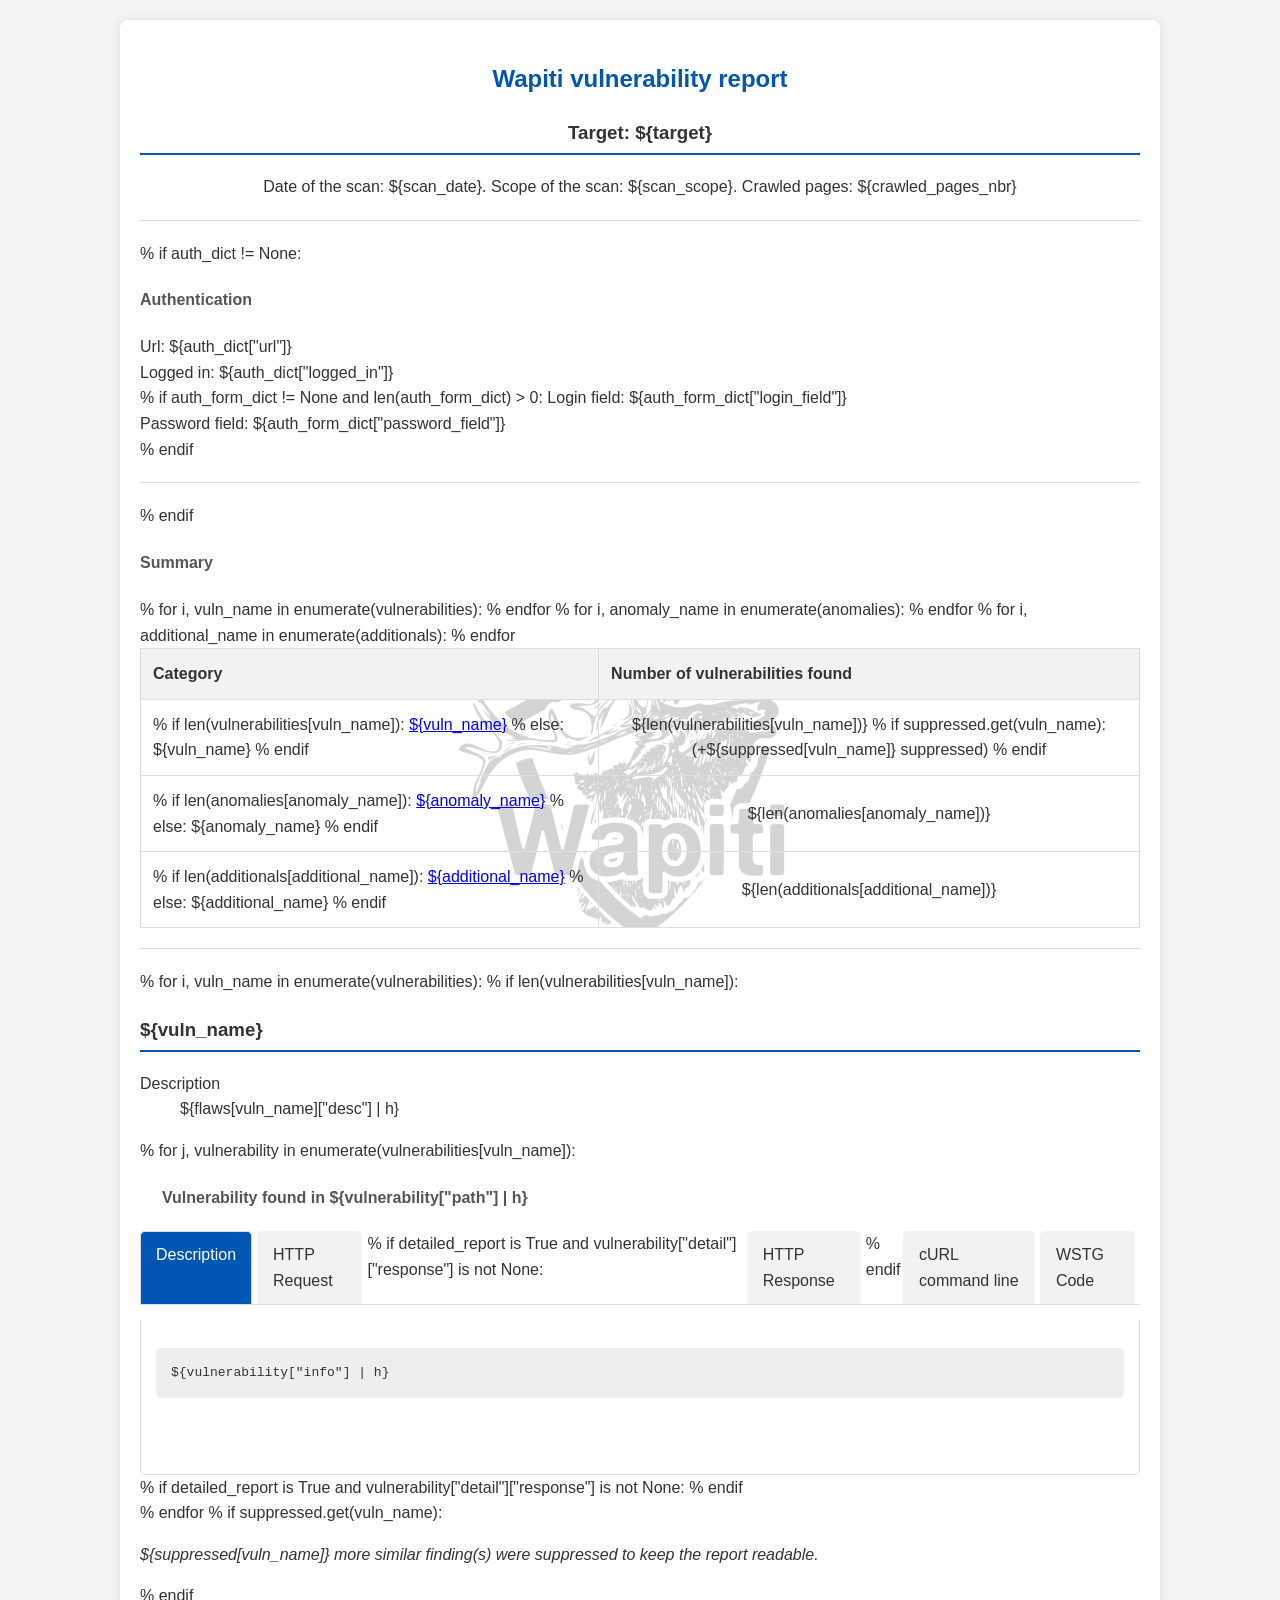
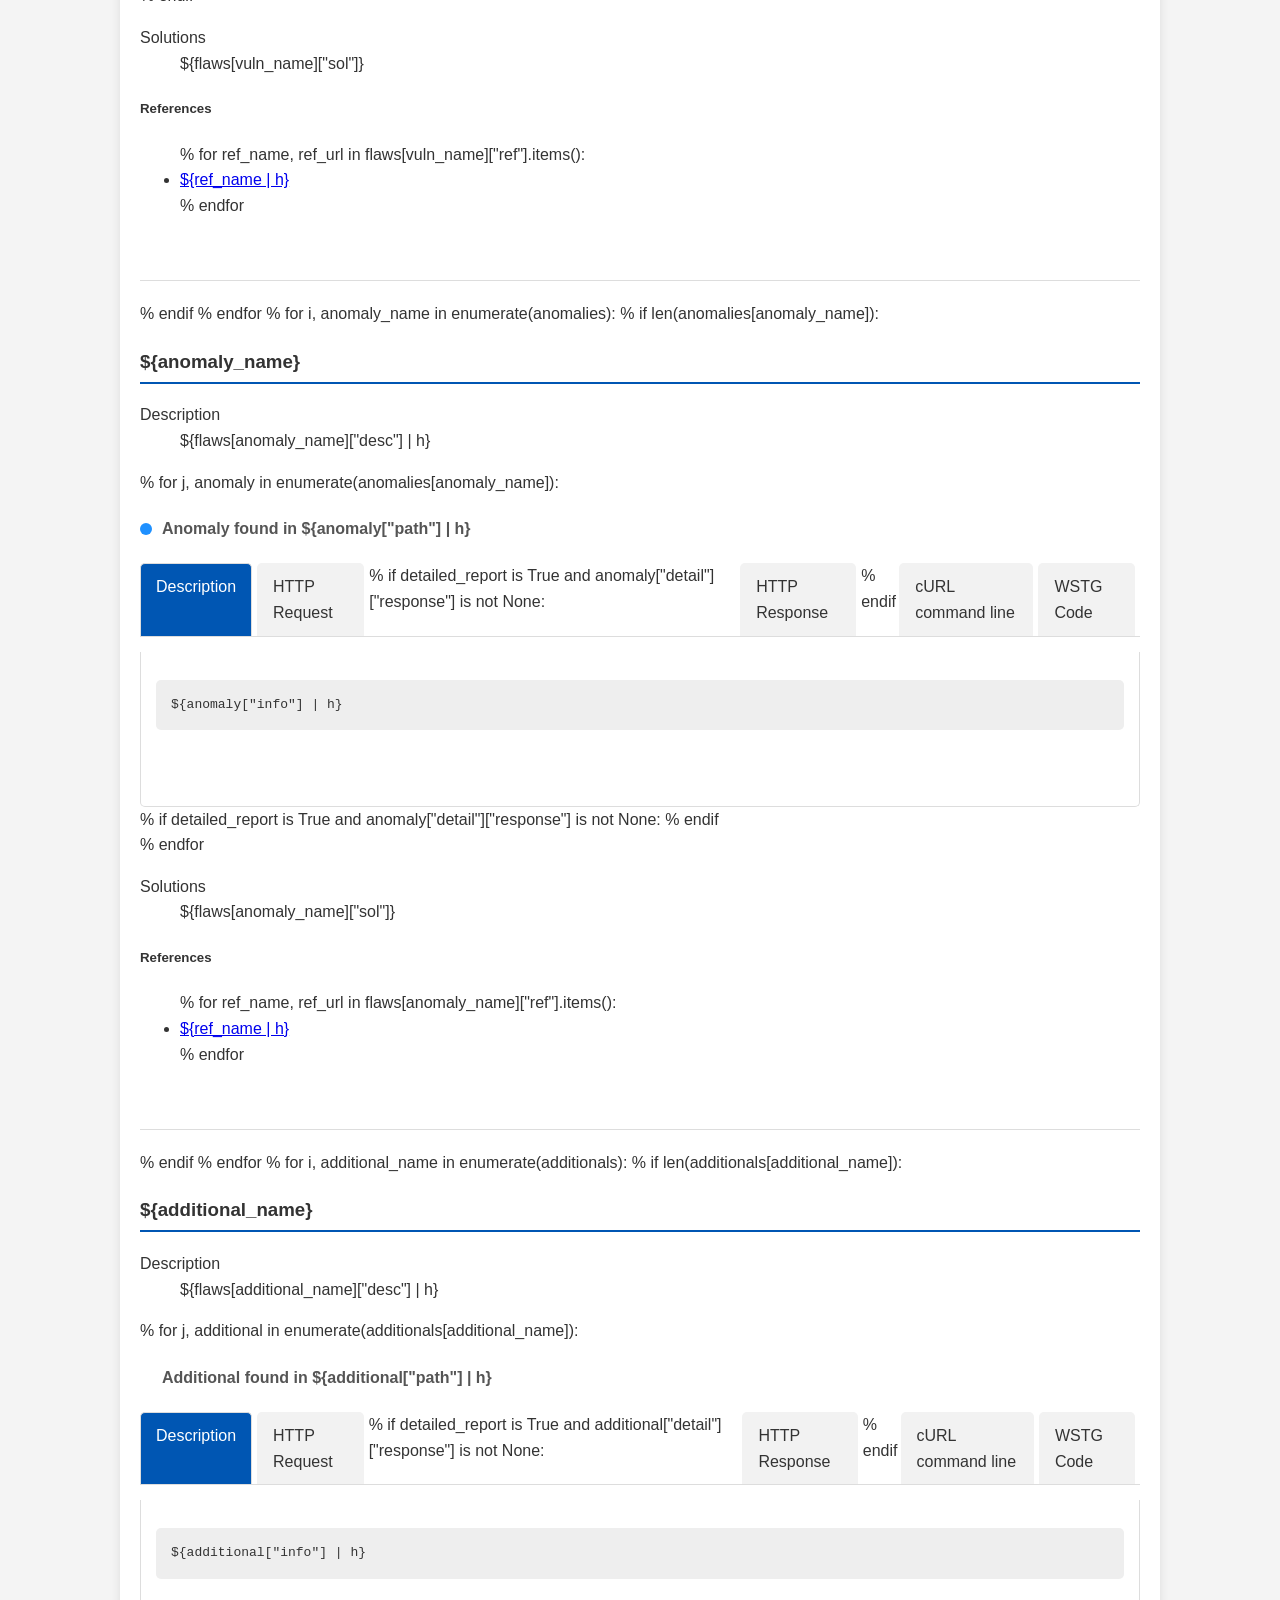
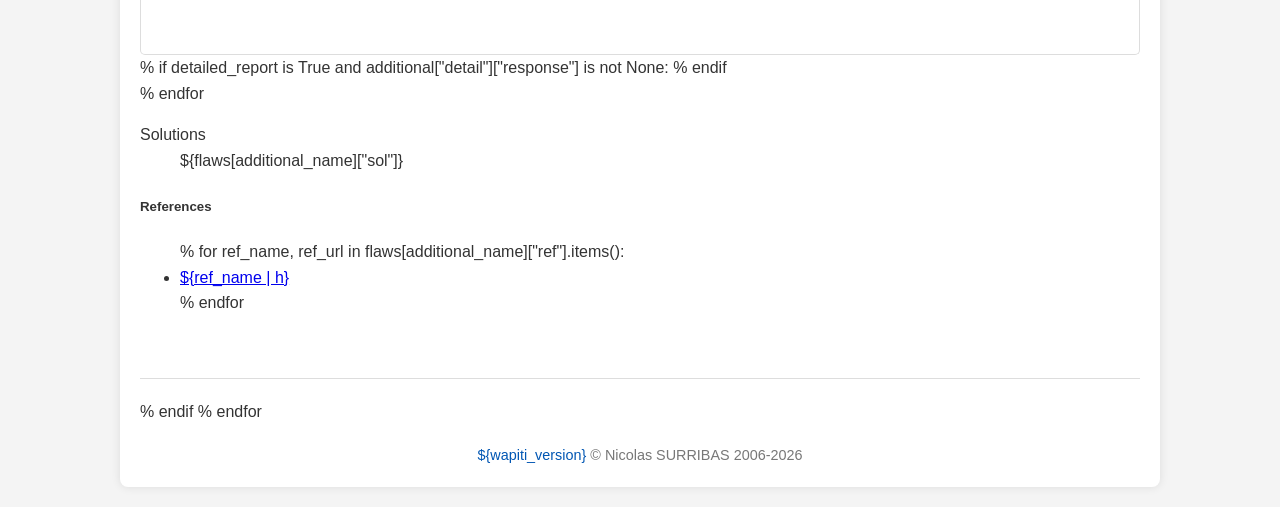
<file: testing/security/wapiti_report/report.html>
<!DOCTYPE html>
<html>
<head>
	<title>Wapiti scan report</title>
	<meta charset="utf-8">
	<meta name="viewport" content="width=device-width, initial-scale=1">
    <link rel="stylesheet" type="text/css" href="css/style.css" />
</head>
<body>
    <div id="page">
        <header style="text-align: center">
        <h2 class="title" style="text-align: center">Wapiti vulnerability report</h2>
        <h3>Target: ${target}</h3>
        <p>Date of the scan: ${scan_date}. Scope of the scan: ${scan_scope}. Crawled pages: ${crawled_pages_nbr}</p>
        </header>
        <hr />
        % if auth_dict != None:
        <h4>Authentication</h4>
        <p>
            Url: ${auth_dict["url"]}<br>
            Logged in: ${auth_dict["logged_in"]}<br>
            % if auth_form_dict != None and len(auth_form_dict) > 0:
            Login field: ${auth_form_dict["login_field"]}<br>
            Password field: ${auth_form_dict["password_field"]}<br>
            % endif
        </p>
        <hr />
        % endif

        <h4>Summary</h4>
        <table class="summary-table" style="background: url('logo_clear.png') no-repeat center;">
            <thead>
                <tr>
                    <th>Category</th>
                    <th>Number of vulnerabilities found</th>
                </tr>
            </thead>
            <tbody id="summary">
                % for i, vuln_name in enumerate(vulnerabilities):
                    <tr>
                        <td class="small">
                            % if len(vulnerabilities[vuln_name]):
                            <a href="#vuln_type_${i}">${vuln_name}</a>
                            % else:
                            ${vuln_name}
                            % endif
                        </td>
                        <td class="small text-centered">
                            ${len(vulnerabilities[vuln_name])}
                            % if suppressed.get(vuln_name):
                            <span class="small" title="Similar findings hidden to keep the report readable">(+${suppressed[vuln_name]} suppressed)</span>
                            % endif
                        </td>
                    </tr>
                % endfor
                % for i, anomaly_name in enumerate(anomalies):
                    <tr>
                        <td class="small">
                            % if len(anomalies[anomaly_name]):
                            <a href="#anom_type_${i}">${anomaly_name}</a>
                            % else:
                            ${anomaly_name}
                            % endif
                        </td>
                        <td class="small text-centered">${len(anomalies[anomaly_name])}</td>
                    </tr>
                % endfor
                % for i, additional_name in enumerate(additionals):
                    <tr>
                        <td class="small">
                            % if len(additionals[additional_name]):
                            <a href="#addition_type_${i}">${additional_name}</a>
                            % else:
                            ${additional_name}
                            % endif
                        </td>
                        <td class="small text-centered">${len(additionals[additional_name])}</td>
                    </tr>
                % endfor
            </tbody>
        </table>
        <hr />
        <div id="details">
            % for i, vuln_name in enumerate(vulnerabilities):
                % if len(vulnerabilities[vuln_name]):
                <h3 id="vuln_type_${i}">${vuln_name}</h3>
                <dl>
                    <dt>Description</dt>
                    <dd>${flaws[vuln_name]["desc"] | h}</dd>
                </dl>

                    % for j, vulnerability in enumerate(vulnerabilities[vuln_name]):
                    <div class="tab-container">
                        <h4><span class="severity ${level_to_css_class(vulnerability["level"])}"></span> Vulnerability found in ${vulnerability["path"] | h}</h4>
                        <nav class="tab-nav">
                            <a href="#tab-vuln-${i}-${j}-1" class="tab-link active">Description</a>
                            <a href="#tab-vuln-${i}-${j}-2" class="tab-link">HTTP Request</a>
                            % if detailed_report is True and vulnerability["detail"]["response"] is not None:
                                <a href="#tab-vuln-${i}-${j}-3" class="tab-link">HTTP Response</a>
                            % endif
                            <a href="#tab-vuln-${i}-${j}-4" class="tab-link">cURL command line</a>
                            <a href="#tab-vuln-${i}-${j}-5" class="tab-link">WSTG Code</a>
                        </nav>
                        <section id="tab-vuln-${i}-${j}-1" class="tab-content" style="min-height: 124px;">
                            <pre>${vulnerability["info"] | h}</pre>
                        </section>
                        <section id="tab-vuln-${i}-${j}-2" class="tab-content" style="min-height: 124px; display: none;">
                            <pre style="white-space: normal;">
                                % for line in vulnerability["http_request"].split("\n"):
                                    ${line | h}
                                    <br>
                                % endfor
                            </pre>
                        </section>
                        % if detailed_report is True and vulnerability["detail"]["response"] is not None:
                            <section id="tab-vuln-${i}-${j}-3" class="tab-content" style="min-height: 124px; display: none;">
                                <pre style="white-space: nowrap">
                                    HTTP ${vulnerability["detail"]["response"]["status_code"] | h}<br />
                                    % if vulnerability["detail"]["response"]["headers"] is not None:
                                        % for header in vulnerability["detail"]["response"]["headers"]:
                                            ${header[0] | h}: ${header[1] | h}<br />
                                        %endfor
                                    %endif
                                    <br />
                                    ${vulnerability["detail"]["response"]["body"] | h}
                                </pre>
                            </section>
                        % endif
                        <section id="tab-vuln-${i}-${j}-4" class="tab-content" style="min-height: 124px; display: none;">
                            <pre>${vulnerability["curl_command"] | h}</pre>
                        </section>
                        <section id="tab-vuln-${i}-${j}-5" class="tab-content" style="min-height: 124px; display: none;">
                            <pre>${vulnerability["wstg"] | h}</pre>
                        </section>
                    </div>
                    % endfor
                    % if suppressed.get(vuln_name):
                    <p class="small"><em>${suppressed[vuln_name]} more similar finding(s) were suppressed to keep the report readable.</em></p>
                    % endif

                <dl><dt>Solutions</dt><dd>${flaws[vuln_name]["sol"]}</dd></dl>
                <h5>References</h5>
                <ul>
                    % for ref_name, ref_url in flaws[vuln_name]["ref"].items():
                    <li><a href="${ref_url}">${ref_name | h}</a></li>
                    % endfor
                </ul>
                <br />
                <hr>
                % endif
            % endfor
            % for i, anomaly_name in enumerate(anomalies):
                % if len(anomalies[anomaly_name]):
                <h3 id="anom_type_${i}">${anomaly_name}</h3>
                <dl>
                    <dt>Description</dt>
                    <dd>${flaws[anomaly_name]["desc"] | h}</dd>
                </dl>

                    % for j, anomaly in enumerate(anomalies[anomaly_name]):
                    <div class="tab-container">
                        <h4><span class="severity severity-info"></span> Anomaly found in ${anomaly["path"] | h}</h4>
                        <nav class="tab-nav">
                            <a href="#tab-anom-${i}-${j}-1" class="tab-link active">Description</a>
                            <a href="#tab-anom-${i}-${j}-2" class="tab-link">HTTP Request</a>
                            % if detailed_report is True and anomaly["detail"]["response"] is not None:
                                <a href="#tab-anom-${i}-${j}-3" class="tab-link">HTTP Response</a>
                            % endif
                            <a href="#tab-anom-${i}-${j}-4" class="tab-link">cURL command line</a>
                            <a href="#tab-anom-${i}-${j}-5" class="tab-link">WSTG Code</a>
                        </nav>
                        <section id="tab-anom-${i}-${j}-1" class="tab-content" style="min-height: 124px;">
                            <pre>${anomaly["info"] | h}</pre>
                        </section>
                        <section id="tab-anom-${i}-${j}-2" class="tab-content" style="min-height: 124px; display: none;">
                            <pre style="white-space: normal">
                                % for line in anomaly["http_request"].split("\n"):
                                    ${line | h}
                                    <br>
                                % endfor
                            </pre>
                        </section>
                        % if detailed_report is True and anomaly["detail"]["response"] is not None:
                            <section id="tab-anom-${i}-${j}-3" class="tab-content" style="min-height: 124px; display: none;">
                                <pre style="white-space: nowrap">
                                    HTTP ${anomaly["detail"]["response"]["status_code"] | h}<br />
                                    % if anomaly["detail"]["response"]["headers"] is not None:
                                        % for header in anomaly["detail"]["response"]["headers"]:
                                            ${header[0] | h}: ${header[1] | h}<br />
                                        %endfor
                                    %endif
                                    <br />
                                    ${anomaly["detail"]["response"]["body"] | h}
                                </pre>
                            </section>
                        % endif
                        <section id="tab-anom-${i}-${j}-4" class="tab-content" style="min-height: 124px; display: none;">
                            <pre>${anomaly["curl_command"] | h}</pre>
                        </section>
                        <section id="tab-anom-${i}-${j}-5" class="tab-content" style="min-height: 124px; display: none;">
                            <pre>${anomaly["wstg"] | h}</pre>
                        </section>
                    </div>
                    % endfor

                <dl><dt>Solutions</dt><dd>${flaws[anomaly_name]["sol"]}</dd></dl>
                <h5>References</h5>
                <ul>
                    % for ref_name, ref_url in flaws[anomaly_name]["ref"].items():
                    <li><a href="${ref_url}">${ref_name | h}</a></li>
                    % endfor
                </ul>
                <br />
                <hr>
                % endif
            % endfor
            % for i, additional_name in enumerate(additionals):
                % if len(additionals[additional_name]):
                <h3 id="addition_type_${i}">${additional_name}</h3>
                <dl>
                    <dt>Description</dt>
                    <dd>${flaws[additional_name]["desc"] | h}</dd>
                </dl>

                    % for j, additional in enumerate(additionals[additional_name]):
                    <div class="tab-container">
                        <h4><span class="severity ${level_to_css_class(additional["level"])}"></span> Additional found in ${additional["path"] | h}</h4>
                        <nav class="tab-nav">
                            <a href="#tab-addition-${i}-${j}-1" class="tab-link active">Description</a>
                            <a href="#tab-addition-${i}-${j}-2" class="tab-link">HTTP Request</a>
                            % if detailed_report is True and additional["detail"]["response"] is not None:
                                <a href="#tab-addition-${i}-${j}-3" class="tab-link">HTTP Response</a>
                            % endif
                            <a href="#tab-addition-${i}-${j}-4" class="tab-link">cURL command line</a>
                            <a href="#tab-addition-${i}-${j}-5" class="tab-link">WSTG Code</a>
                        </nav>
                        <section id="tab-addition-${i}-${j}-1" class="tab-content" style="min-height: 124px;">
                            <pre>${additional["info"] | h}</pre>
                        </section>
                        <section id="tab-addition-${i}-${j}-2" class="tab-content" style="min-height: 124px; display: none;">
                            <pre style="white-space: normal">
                                % for line in additional["http_request"].split("\n"):
                                    ${line | h}
                                    <br>
                                % endfor
                            </pre>
                        </section>
                        % if detailed_report is True and additional["detail"]["response"] is not None:
                            <section id="tab-addition-${i}-${j}-3" class="tab-content" style="min-height: 124px; display: none;">
                                <pre style="white-space: nowrap">
                                    HTTP ${additional["detail"]["response"]["status_code"] | h}<br />
                                    % if additional["detail"]["response"]["headers"] is not None:
                                        % for header in additional["detail"]["response"]["headers"]:
                                            ${header[0] | h}: ${header[1] | h}<br />
                                        %endfor
                                    %endif
                                    <br />
                                    ${additional["detail"]["response"]["body"] | h}
                                </pre>
                            </section>
                        % endif
                        <section id="tab-addition-${i}-${j}-4" class="tab-content" style="min-height: 124px; display: none;">
                            <pre>${additional["curl_command"] | h}</pre>
                        </section>
                        <section id="tab-addition-${i}-${j}-5" class="tab-content" style="min-height: 124px; display: none;">
                            <pre>${additional["wstg"] | h}</pre>
                        </section>
                    </div>
                    % endfor
                <dl><dt>Solutions</dt><dd>${flaws[additional_name]["sol"]}</dd></dl>
                <h5>References</h5>
                <ul>
                    % for ref_name, ref_url in flaws[additional_name]["ref"].items():
                    <li><a href="${ref_url}">${ref_name | h}</a></li>
                    % endfor
                </ul>
                <br />
                <hr>
                % endif
            % endfor
        </div>
        <footer class="small" id="footer"><a href="https://wapiti-scanner.github.io/" id="wapiti_link">${wapiti_version}</a> &copy; Nicolas SURRIBAS 2006-2026</footer>
	</div>
    <script type="text/javascript" src="js/app.js"></script>
</body>
</html>
</file>
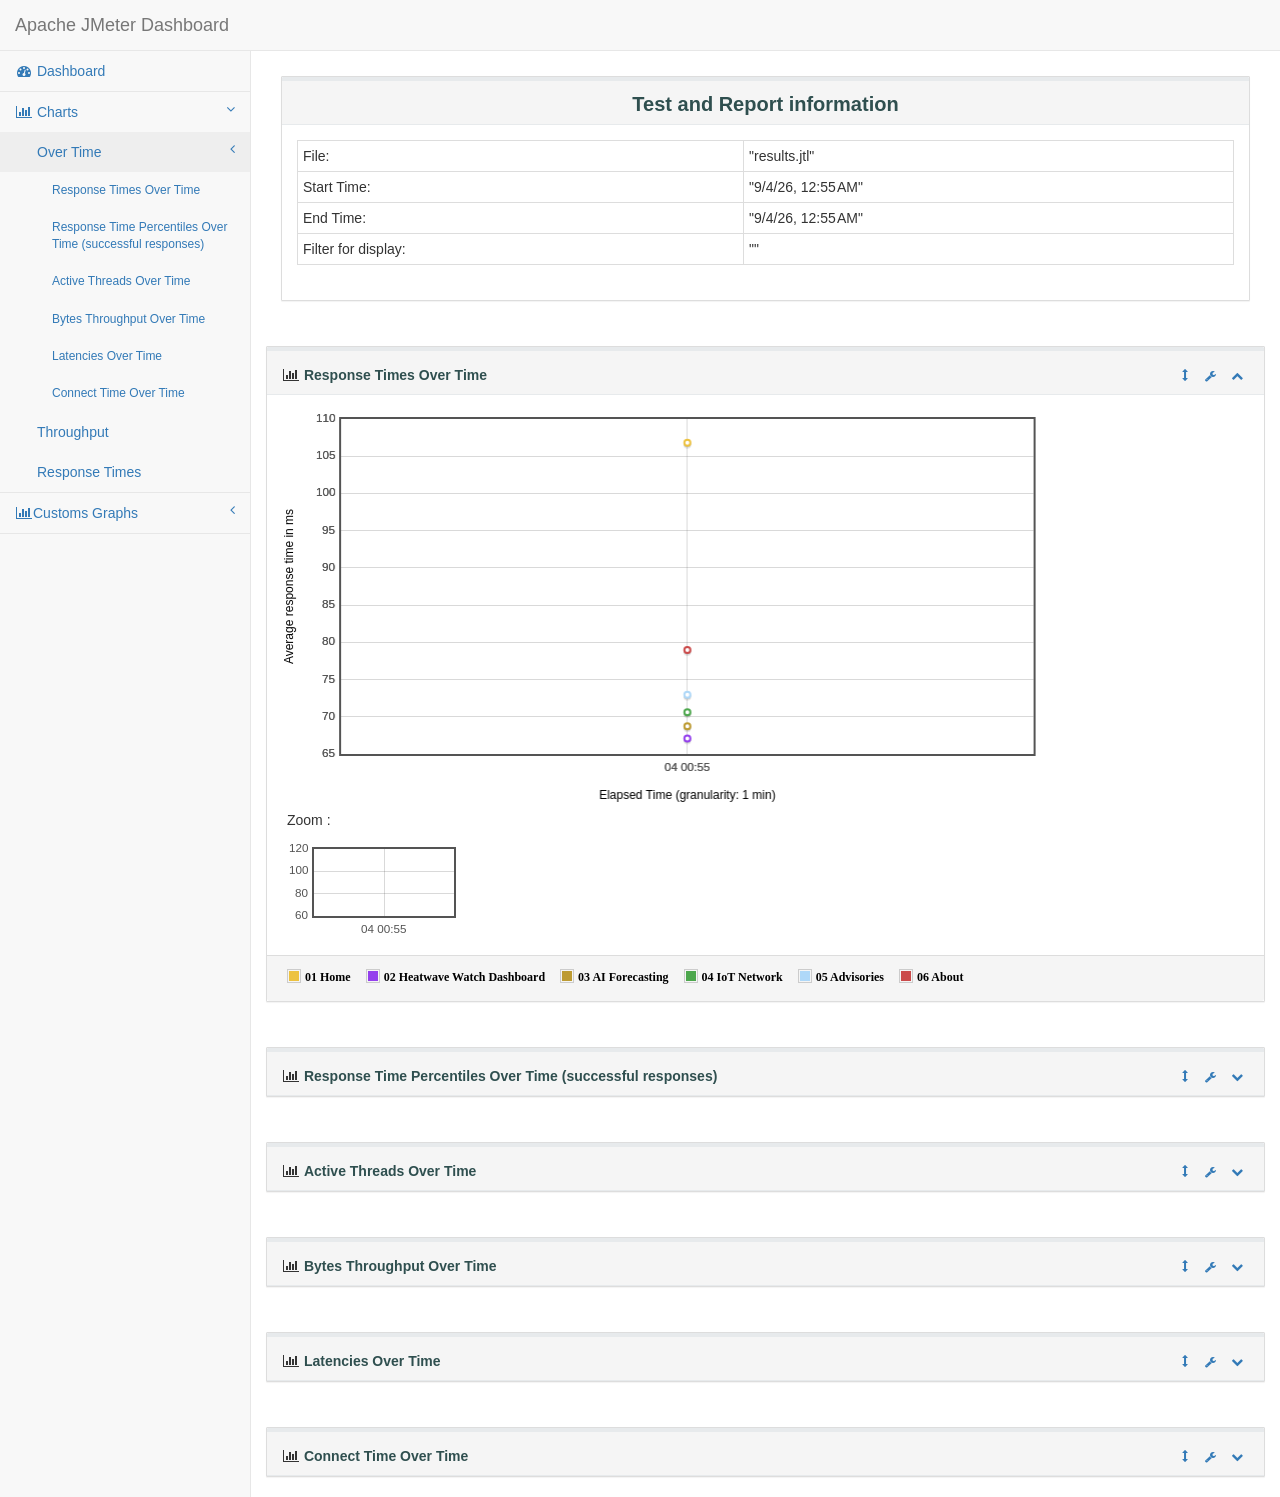
<file: testing/dashboard/content/pages/OverTime.html>
<!DOCTYPE html>
<html lang="en">

<head>

    <meta charset="utf-8">
    <meta http-equiv="X-UA-Compatible" content="IE=edge">
    <meta name="viewport" content="width=device-width, initial-scale=1">
    <meta name="description" content="">
    <meta name="author" content="">

    <title>Apache JMeter Dashboard</title>

    <!-- Bootstrap Core CSS -->
    <link href="../../sbadmin2-1.0.7/bower_components/bootstrap/dist/css/bootstrap.min.css" rel="stylesheet">

    <!-- icone onglet -->
    <link rel="icon" type="image/png" href="icon-apache.png" />

    <!-- MetisMenu CSS -->
    <link href="../../sbadmin2-1.0.7/bower_components/metisMenu/dist/metisMenu.min.css" rel="stylesheet">

    <!-- Legends CSS -->
    <link href="../css/legends.css" rel="stylesheet">


    <!-- Custom CSS -->
    <link href="../../sbadmin2-1.0.7/dist/css/sb-admin-2.css" rel="stylesheet">

    <!-- Custom Fonts -->
    <link href="../../sbadmin2-1.0.7/bower_components/font-awesome/css/font-awesome.min.css" rel="stylesheet" type="text/css">

   <!-- JQuery UI style -->
    <link href="../css/jquery-ui.min.css" rel="stylesheet">
    <link href="../css/jquery-ui.structure.min.css" rel="stylesheet">
    <link href="../css/jquery-ui.theme.min.css" rel="stylesheet">
</head>

<body>

    <div id="wrapper">

        <!-- Navigation -->
        <nav class="navbar navbar-default navbar-static-top" role="navigation" style="margin-bottom: 0">
            <div class="navbar-header">
                <button type="button" class="navbar-toggle" data-toggle="collapse" data-target=".navbar-collapse">
                    <span class="sr-only">Toggle navigation</span>
                    <span class="icon-bar"></span>
                    <span class="icon-bar"></span>
                    <span class="icon-bar"></span>
                </button>
                <a class="navbar-brand" href="../../index.html">Apache JMeter Dashboard</a>
            </div>
            <!-- /.navbar-header -->


            <div class="navbar-default sidebar" role="navigation">
                <div class="sidebar-nav navbar-collapse">
                    <ul class="nav" id="side-menu">

                        <li>
                            <a href="../../index.html"><i class="fa fa-dashboard fa-fw"></i> Dashboard</a>
                        </li>
                        <li>
                            <a href="#"><i class="fa fa-bar-chart-o fa-fw"></i> Charts<span class="fa arrow"></span></a>
                            <ul class="nav nav-second-level">
                                <li>
                                    <a href="OverTime.html">Over Time<span class="fa arrow"></span></a>
                                    <ul class="nav nav-third-level in" id="submenu">
                                        <li>
                                            <a href="OverTime.html#responseTimesOverTime" onclick="$('#bodyResponseTimeOverTime').collapse('show');">
                                                Response Times Over Time
                                            </a>
                                        </li>
                                        <li>
                                            <a href="OverTime.html#responseTimePercentilesOverTime" onclick="$('#bodyResponseTimePercentilesOverTime').collapse('show');">
                                                Response Time Percentiles Over Time (successful responses)
                                            </a>
                                        </li>
                                        <li>
                                            <a href="OverTime.html#activeThreadsOverTime" onclick="$('#bodyActiveThreadsOverTime').collapse('show');">
                                                Active Threads Over Time
                                            </a>
                                        </li>
                                        <li>
                                            <a href="OverTime.html#bytesThroughputOverTime" onclick="$('#bodyBytesThroughputOverTime').collapse('show');">
                                                Bytes Throughput Over Time
                                            </a>
                                        </li>
                                        <li>
                                            <a href="OverTime.html#latenciesOverTime" onclick="$('#bodyLatenciesOverTime').collapse('show');">
                                                Latencies Over Time
                                            </a>
                                        </li>
                                        <li>
                                            <a href="OverTime.html#connectTimeOverTime" onclick="$('#bodyConnectTimeOverTime').collapse('show');">
                                                Connect Time Over Time
                                            </a>
                                        </li>
                                    </ul>
                                </li>
                                <li>
                                    <a href="Throughput.html">Throughput</a>
                                </li>
                                <li>
                                    <a href="ResponseTimes.html">Response Times</a>
                                </li>
                            </ul>
                            <!-- /.nav-second-level -->
                        </li>

                        <li>
                            <a href="#"><i class="fa fa-bar-chart-o fa-fw"></i>Customs Graphs<span class="fa arrow"></span></a>
                            <ul class="nav nav-second-level">
                                <li>
                                    <a href="CustomsGraphs.html">Over Time</a>
                                </li>
                            </ul>
                        </li>

                    </ul>
                </div>
                <!-- /.sidebar-collapse -->
            </div>
            <!-- /.navbar-static-side -->
        </nav>
        <!--modal-->
        <div class="modal fade" id="myModal" tabindex="-1" role="dialog" aria-labelledby="myModalLabel" aria-hidden="true">
          <div class="modal-dialog" style="width:90%;height: 5%;">
            <div class="modal-content">
              <div class="modal-header">
                <button type="button" class="close" data-dismiss="modal" aria-label="Close"><span aria-hidden="true">&times;</span></button>
                <h4 class="modal-title" id="myModalLabel">Zoom</h4>
              </div>
              <div class="modal-body">
                <div class="flot-chart">
                    <div class="flot-chart-content" id="flot-modal-content"></div>
                </div>
              </div>
              <div class="modal-footer" id="modalFooter">
                <p id="legendModal" hidden></p>
                <ul id="choicesModal" class="legend"></ul>
              </div>
            </div>
          </div>
        </div>

        <div id="page-wrapper">
            <div class="row">
                <div class="col-lg-12">
                     <div class="panel panel-default" >
                        <div class="panel-heading" style="text-align:center;">
                           <p class="dashboard-title">Test and Report information</p>
                        </div>
                        <div class="panel-body">
                        <table id="generalInfos" class="table table-bordered table-condensed " >
                            <tr>
                                <td>File:</td>
                                <td>"results.jtl"</td>
                            </tr>
                            <tr>
                                <td>Start Time:</td>
                                <td>"9/4/26, 12:55 AM"</td>
                            </tr>
                            <tr>
                                <td>End Time:</td>
                                <td>"9/4/26, 12:55 AM"</td>
                            </tr>
                                <tr>
                                    <td>Filter for display:</td>
                                    <td>""</td>
                                </tr>
                        </table>
                     </div>
                </div>
            </div>
            <!-- /.row -->
            <div class="row" id="graphContainer">

            <!-- /.col-lg-6 -->
            <div class="col-lg-12 portlet" id="responseTimesOverTime">
                    <div class="panel panel-default">
                        <div class="panel-heading portlet-header">
                             <i  class="fa fa-bar-chart-o fa-fw" ></i> 
                            <span type="button" class="span-title dropdown-toggle click-title" data-toggle="collapse" href="#bodyResponseTimeOverTime" aria-expanded="true" aria-controls="bodyResponseTimeOverTime">Response Times Over Time</span>
                             <div class="pull-right">
                                <div class="btn-group">
                                    <a class="btn btn-link btn-xs">
                                        <i class="glyphicon glyphicon-resize-vertical"></i>
                                    </a>
                                    <button type="button" class="btn btn-link btn-xs dropdown-toggle" data-toggle="dropdown">
                                        <i class="fa fa-wrench"></i>
                                    </button>
                                    <ul class="dropdown-menu dropdown-user">
                                        <li><a href="#bodyResponseTimeOverTime" onClick="checkAll('choicesResponseTimesOverTime');">Display all samples</a>
                                        </li>
                                        <li><a href="#bodyResponseTimeOverTime" onClick="uncheckAll('choicesResponseTimesOverTime');">Hide all samples</a>
                                        </li>
                                        <li><a href="#bodyResponseTimeOverTime" onclick="exportToPNG('flotResponseTimesOverTime', this);">Save as PNG</a></li>
                                    </ul>
                                    <button type="button" class="btn btn-link btn-xs dropdown-toggle" data-toggle="collapse" href="#bodyResponseTimeOverTime" aria-expanded="true" aria-controls="bodyResponseTimeOverTime">
                                        <i class="fa fa-chevron-up"></i>
                                    </button>
                                </div>
                            </div>
                        </div>
                        <!-- /.panel-heading -->
                        <div class="collapse in portlet-content" id="bodyResponseTimeOverTime">
                            <div class="panel-body" id="collapseResponseTimesOverTime">
                                <div class="flot-chart">
                                    <div class="flot-chart-content" id="flotResponseTimesOverTime" style="float: left; width:80%;"></div>
                                    <div style="float:left;margin-left:5px">
                                        <p>Zoom :</p>
                                        <div id="overviewResponseTimesOverTime" style="width:190px;height:100px;"></div>
                                    </div>
                                </div>
                            </div>
                            <div class="panel-footer" id="footerResponseTimesOverTime">
                                <p id="legendResponseTimesOverTime" hidden></p>
                                <ul id="choicesResponseTimesOverTime" class="legend"></ul>
                            </div>
                        </div>
                        <!-- /.panel-body -->
                    </div>
                    <!-- /.panel -->
                </div>
                <!-- /.col-lg-12 -->
                
                <!-- /.col-lg-12 -->
                <div class="col-lg-12 portlet" id="responseTimePercentilesOverTime">
                    <div class="panel panel-default">
                        <div class="panel-heading portlet-header">
                            <i class="fa fa-bar-chart-o fa-fw"></i>
                            <span type="button" class="dropdown-toggle click-title span-title" data-toggle="collapse" href="#bodyResponseTimePercentilesOverTime" aria-expanded="true" aria-controls="bodyResponseTimePercentilesOverTime">Response Time Percentiles Over Time (successful responses)</span>
                            <div class="pull-right">
                                <div class="btn-group">
                                    <a class="btn btn-link btn-xs">
                                        <i class="glyphicon glyphicon-resize-vertical"></i>
                                    </a>
                                    <button type="button" class="btn btn-link btn-xs dropdown-toggle" data-toggle="dropdown">
                                        <i class="fa fa-wrench"></i>
                                    </button>
                                    <ul class="dropdown-menu dropdown-user">
                                        <li><a href="#responseTimePercentilesOverTime" onClick="checkAll('choicesResponseTimePercentilesOverTime');">Display all samples</a>
                                        </li>
                                        <li><a href="#responseTimePercentilesOverTime" onClick="uncheckAll('choicesResponseTimePercentilesOverTime');">Hide all samples</a>
                                        </li>
                                        <li><a href="#responseTimePercentilesOverTime" onclick="exportToPNG('flotResponseTimePercentilesOverTime', this);">Save as PNG</a></li>
                                    </ul>
                                    <button type="button" class="btn btn-link btn-xs dropdown-toggle" data-toggle="collapse" href="#bodyResponseTimePercentilesOverTime" aria-expanded="true" aria-controls="bodyResponseTimePercentilesOverTime">
                                        <i class="fa fa-chevron-down"></i>
                                    </button>
                                </div>
                            </div>
                        </div>
                        <!-- /.panel-heading -->
                        <div class="collapse out portlet-content" id="bodyResponseTimePercentilesOverTime">
                            <div class="panel-body" id="collapseConnectTime">
                                <div class="flot-chart">
                                    <div class="flot-chart-content" id="flotResponseTimePercentilesOverTime" style="float: left; width:80%;"></div>
                                    <div style="float:left;margin-left:5px">
                                        <p>Zoom :</p>
                                        <div id="overviewResponseTimePercentilesOverTime" style="width:190px;height:100px;"></div>
                                    </div>
                                </div>
                            </div>
                            <div class="panel-footer" id="footerResponseTimePercentilesOverTime">
                                    <p id="legendResponseTimePercentilesOverTime" hidden></p>
                                    <ul id="choicesResponseTimePercentilesOverTime" class="legend"></ul>
                            </div>
                        </div>
                        <!-- /.panel-body -->

                    </div>
                    <!-- /.panel -->
                </div>
                <!-- /.col-lg-12 -->
                
                <div class="col-lg-12 portlet" id="activeThreadsOverTime">
                    <div class="panel panel-default" >
                        <div class="panel-heading portlet-header">
                           <i class="fa fa-bar-chart-o fa-fw"> </i>  <span type="button" class="span-title dropdown-toggle click-title" data-toggle="collapse" href="#bodyActiveThreadsOverTime" aria-expanded="true" aria-controls="bodyActiveThreadsOverTime">Active Threads Over Time</span>
                           <div class="pull-right">
                                <div class="btn-group">
                                    <a class="drag btn btn-link btn-xs">
                                        <i class="glyphicon glyphicon-resize-vertical"></i>
                                    </a>
                                    <button type="button" class="btn btn-link btn-xs dropdown-toggle" data-toggle="dropdown">
                                        <i class="fa fa-wrench"></i>
                                    </button>
                                    <ul class="dropdown-menu dropdown-user">
                                        <li><a href="#activeThreadsOverTime" onClick="checkAll('choicesActiveThreadsOverTime');">Display all samples</a>
                                        </li>
                                        <li><a href="#activeThreadsOverTime" onClick="uncheckAll('choicesActiveThreadsOverTime');">Hide all samples</a>
                                        </li>
                                        <li><a href="#activeThreadsOverTime" onclick="exportToPNG('flotActiveThreadsOverTime', this);">Save as PNG</a></li>
                                    </ul>
                                    <button type="button" class="btn btn-link btn-xs dropdown-toggle" data-toggle="collapse" href="#bodyActiveThreadsOverTime" aria-expanded="true" aria-controls="bodyActiveThreadsOverTime">
                                        <i class="fa fa-chevron-down"></i>
                                    </button>
                                </div>
                            </div>
                        </div>
                        <!-- /.panel-heading -->
                        <div class="collapse out portlet-content" id="bodyActiveThreadsOverTime">
                            <div class="panel-body" id="collapseActiveThreadsOverTime">
                                <div class="flot-chart">
                                    <div class="flot-chart-content" id="flotActiveThreadsOverTime" style="float: left; width:80%;"></div>
                                    <div style="float:left;margin-left:5px">
                                        <p>Zoom :</p>
                                        <div id="overviewActiveThreadsOverTime" style="width:190px;height:100px;"></div>
                                    </div>
                                </div>
                            </div>
                            <div class="panel-footer" id="footerActiveThreadsOverTime">
                                    <p id="legendActiveThreadsOverTime" hidden></p>
                                    <ul id="choicesActiveThreadsOverTime" class="legend">

                                    </ul>
                                </div>
                        </div>
                        <!-- /.panel-body -->
                    </div>
                    <!-- /.panel -->
                </div>
                

                <div class="col-lg-12 portlet" id="bytesThroughputOverTime">
                    <div class="panel panel-default">
                        <div class="panel-heading portlet-header">
                             <i class="fa fa-bar-chart-o fa-fw" ></i> <span type="button" class="dropdown-toggle click-title span-title" data-toggle="collapse" href="#bodyBytesThroughputOverTime" aria-expanded="true" aria-controls="bodyBytesThroughputOverTime">Bytes Throughput Over Time</span>
                           <div class="pull-right">
                                <div class="btn-group">
                                    <a class="btn btn-link btn-xs">
                                        <i class="glyphicon glyphicon-resize-vertical"></i>
                                    </a>
                                    <button type="button" class="btn btn-link btn-xs dropdown-toggle" data-toggle="dropdown">
                                        <i class="fa fa-wrench"></i>
                                    </button>
                                    <ul class="dropdown-menu dropdown-user">
                                        <li><a href="#bytesThroughputOverTime" onClick="checkAll('choicesBytesThroughputOverTime');">Display all samples</a>
                                        </li>
                                        <li><a href="#bytesThroughputOverTime" onClick="uncheckAll('choicesBytesThroughputOverTime');">Hide all samples</a>
                                        </li>
                                        <li><a href="#bytesThroughputOverTime" onclick="exportToPNG('flotBytesThroughputOverTime', this);">Save as PNG</a></li>
                                    </ul>
                                    <button type="button" class="btn btn-link btn-xs dropdown-toggle" data-toggle="collapse" href="#bodyBytesThroughputOverTime" aria-expanded="true" aria-controls="bodyBytesThroughputOverTime">
                                        <i class="fa fa-chevron-down"></i>
                                    </button>
                                </div>
                            </div>
                        </div>
                        <!-- /.panel-heading -->
                        <div class="collapse out portlet-content" id="bodyBytesThroughputOverTime">
                            <div class="panel-body " id="collapseBytes">
                                <div class="flot-chart">
                                    <div class="flot-chart-content" id="flotBytesThroughputOverTime" style="float: left; width:80%;"></div>
                                    <div style="float:left;margin-left:5px">
                                        <p>Zoom :</p>
                                        <div id="overviewBytesThroughputOverTime" style="width:190px;height:100px;"></div>
                                    </div>
                                </div>
                            </div>
                            <!-- /.panel-body -->
                            <div class="panel-footer" id="footerBytesThroughputOverTime">
                                <p id="legendBytesThroughputOverTime" hidden></p>
                                <ul id="choicesBytesThroughputOverTime" class="legend"></ul>
                            </div>
                        </div>
                    </div>
                    <!-- /.panel -->
                </div>

                <!-- /.col-lg-6 -->
                <div class="col-lg-12 portlet" id="latenciesOverTime">
                    <div class="panel panel-default">
                        <div class="panel-heading portlet-header">
                            <i class="fa fa-bar-chart-o fa-fw"></i>
                            <span type="button" class="dropdown-toggle click-title span-title" data-toggle="collapse" href="#bodyLatenciesOverTime" aria-expanded="true" aria-controls="bodyLatenciesOverTime">Latencies Over Time</span>
                            <div class="pull-right">
                                <div class="btn-group">
                                    <a class="btn btn-link btn-xs">
                                        <i class="glyphicon glyphicon-resize-vertical"></i>
                                    </a>
                                    <button type="button" class="btn btn-link btn-xs dropdown-toggle" data-toggle="dropdown">
                                        <i class="fa fa-wrench"></i>
                                    </button>
                                    <ul class="dropdown-menu dropdown-user">
                                        <li><a href="#latenciesOverTime" onClick="checkAll('choicesLatenciesOverTime');">Display all samples</a>
                                        </li>
                                        <li><a href="#latenciesOverTime" onClick="uncheckAll('choicesLatenciesOverTime');">Hide all samples</a>
                                        </li>
                                        <li><a href="#latenciesOverTime" onclick="exportToPNG('flotLatenciesOverTime', this);">Save as PNG</a></li>
                                    </ul>
                                    <button type="button" class="btn btn-link btn-xs dropdown-toggle" data-toggle="collapse" href="#bodyLatenciesOverTime" aria-expanded="true" aria-controls="bodyLatenciesOverTime">
                                        <i class="fa fa-chevron-down"></i>
                                    </button>
                                </div>
                            </div>
                        </div>
                        <!-- /.panel-heading -->
                        <div class="collapse out portlet-content" id="bodyLatenciesOverTime">
                            <div class="panel-body" id="collapseLatencies">
                                <div class="flot-chart">
                                    <div class="flot-chart-content" id="flotLatenciesOverTime" style="float: left; width:80%;"></div>
                                    <div style="float:left;margin-left:5px">
                                        <p>Zoom :</p>
                                        <div id="overviewLatenciesOverTime" style="width:190px;height:100px;"></div>
                                    </div>
                                </div>
                            </div>
                            <div class="panel-footer" id="footerLatenciesOverTime">
                                    <p id="legendLatenciesOverTime" hidden></p>
                                    <ul id="choicesLatenciesOverTime" class="legend"></ul>
                            </div>
                        </div>
                        <!-- /.panel-body -->

                    </div>
                    <!-- /.panel -->
                </div>

                <!-- /.col-lg-6 -->
                <div class="col-lg-12 portlet" id="connectTimeOverTime">
                    <div class="panel panel-default">
                        <div class="panel-heading portlet-header">
                            <i class="fa fa-bar-chart-o fa-fw"></i>
                            <span type="button" class="dropdown-toggle click-title span-title" data-toggle="collapse" href="#bodyConnectTimeOverTime" aria-expanded="true" aria-controls="bodyConnectTimeOverTime">Connect Time Over Time</span>
                            <div class="pull-right">
                                <div class="btn-group">
                                    <a class="btn btn-link btn-xs">
                                        <i class="glyphicon glyphicon-resize-vertical"></i>
                                    </a>
                                    <button type="button" class="btn btn-link btn-xs dropdown-toggle" data-toggle="dropdown">
                                        <i class="fa fa-wrench"></i>
                                    </button>
                                    <ul class="dropdown-menu dropdown-user">
                                        <li><a href="#connectTimeOverTime" onClick="checkAll('choicesConnectTimeOverTime');">Display all samples</a>
                                        </li>
                                        <li><a href="#connectTimeOverTime" onClick="uncheckAll('choicesConnectTimeOverTime');">Hide all samples</a>
                                        </li>
                                        <li><a href="#connectTimeOverTime" onclick="exportToPNG('flotConnectTimeOverTime', this);">Save as PNG</a></li>
                                    </ul>
                                    <button type="button" class="btn btn-link btn-xs dropdown-toggle" data-toggle="collapse" href="#bodyConnectTimeOverTime" aria-expanded="true" aria-controls="bodyConnectTimeOverTime">
                                        <i class="fa fa-chevron-down"></i>
                                    </button>
                                </div>
                            </div>
                        </div>
                        <!-- /.panel-heading -->
                        <div class="collapse out portlet-content" id="bodyConnectTimeOverTime">
                            <div class="panel-body" id="collapseConnectTime">
                                <div class="flot-chart">
                                    <div class="flot-chart-content" id="flotConnectTimeOverTime" style="float: left; width:80%;"></div>
                                    <div style="float:left;margin-left:5px">
                                        <p>Zoom :</p>
                                        <div id="overviewConnectTimeOverTime" style="width:190px;height:100px;"></div>
                                    </div>
                                </div>
                            </div>
                            <div class="panel-footer" id="footerConnectTimeOverTime">
                                    <p id="legendConnectTimeOverTime" hidden></p>
                                    <ul id="choicesConnectTimeOverTime" class="legend"></ul>
                            </div>
                        </div>
                        <!-- /.panel-body -->

                    </div>
                    <!-- /.panel -->
                </div>
                <!-- /.col-lg-6 -->
            </div>
            <!-- /.row -->
        </div>
        <!-- /#page-wrapper -->

    </div>
    <!-- /#wrapper -->

    <!-- jQuery -->
    <script src="../../sbadmin2-1.0.7/bower_components/jquery/dist/jquery.min.js"></script>

    <!-- Bootstrap Core JavaScript -->
    <script src="../../sbadmin2-1.0.7/bower_components/bootstrap/dist/js/bootstrap.min.js"></script>

    <!-- Metis Menu Plugin JavaScript -->
    <script src="../../sbadmin2-1.0.7/bower_components/metisMenu/dist/metisMenu.min.js"></script>

    <!-- Flot Charts JavaScript -->
    <script src="../../sbadmin2-1.0.7/bower_components/flot/excanvas.min.js"></script>
    <script src="../../sbadmin2-1.0.7/bower_components/flot/jquery.flot.js"></script>
    <script src="../../sbadmin2-1.0.7/bower_components/flot/jquery.flot.pie.js"></script>
    <script src="../../sbadmin2-1.0.7/bower_components/flot/jquery.flot.resize.js"></script>
    <script src="../../sbadmin2-1.0.7/bower_components/flot/jquery.flot.canvas.js"></script>
    <script src="../../sbadmin2-1.0.7/bower_components/flot/jquery.flot.time.js"></script>
    <script src="../../sbadmin2-1.0.7/bower_components/flot/jquery.flot.selection.js"></script>
    <script src="../../sbadmin2-1.0.7/bower_components/flot.tooltip/js/jquery.flot.tooltip.min.js"></script>
    <script src="../../sbadmin2-1.0.7/bower_components/flot-axislabels/jquery.flot.axislabels.js"></script>
    <script src="../js/jquery.flot.stack.js"></script>
    <script src="../js/hashtable.js"></script>
    <script src="../js/jquery.numberformatter-1.2.3.min.js"></script>
    <script src="../js/curvedLines.js"></script>
    <script src="../js/dashboard-commons.js"></script>
    <script src="../js/graph.js"></script>
    <script src="../js/jquery-ui.min.js"></script>
    <script src="../js/jquery.cookie.js"></script>
    <!-- Custom Theme JavaScript -->
    <script src="../../sbadmin2-1.0.7/dist/js/sb-admin-2.js"></script>

</body>

</html>
</file>
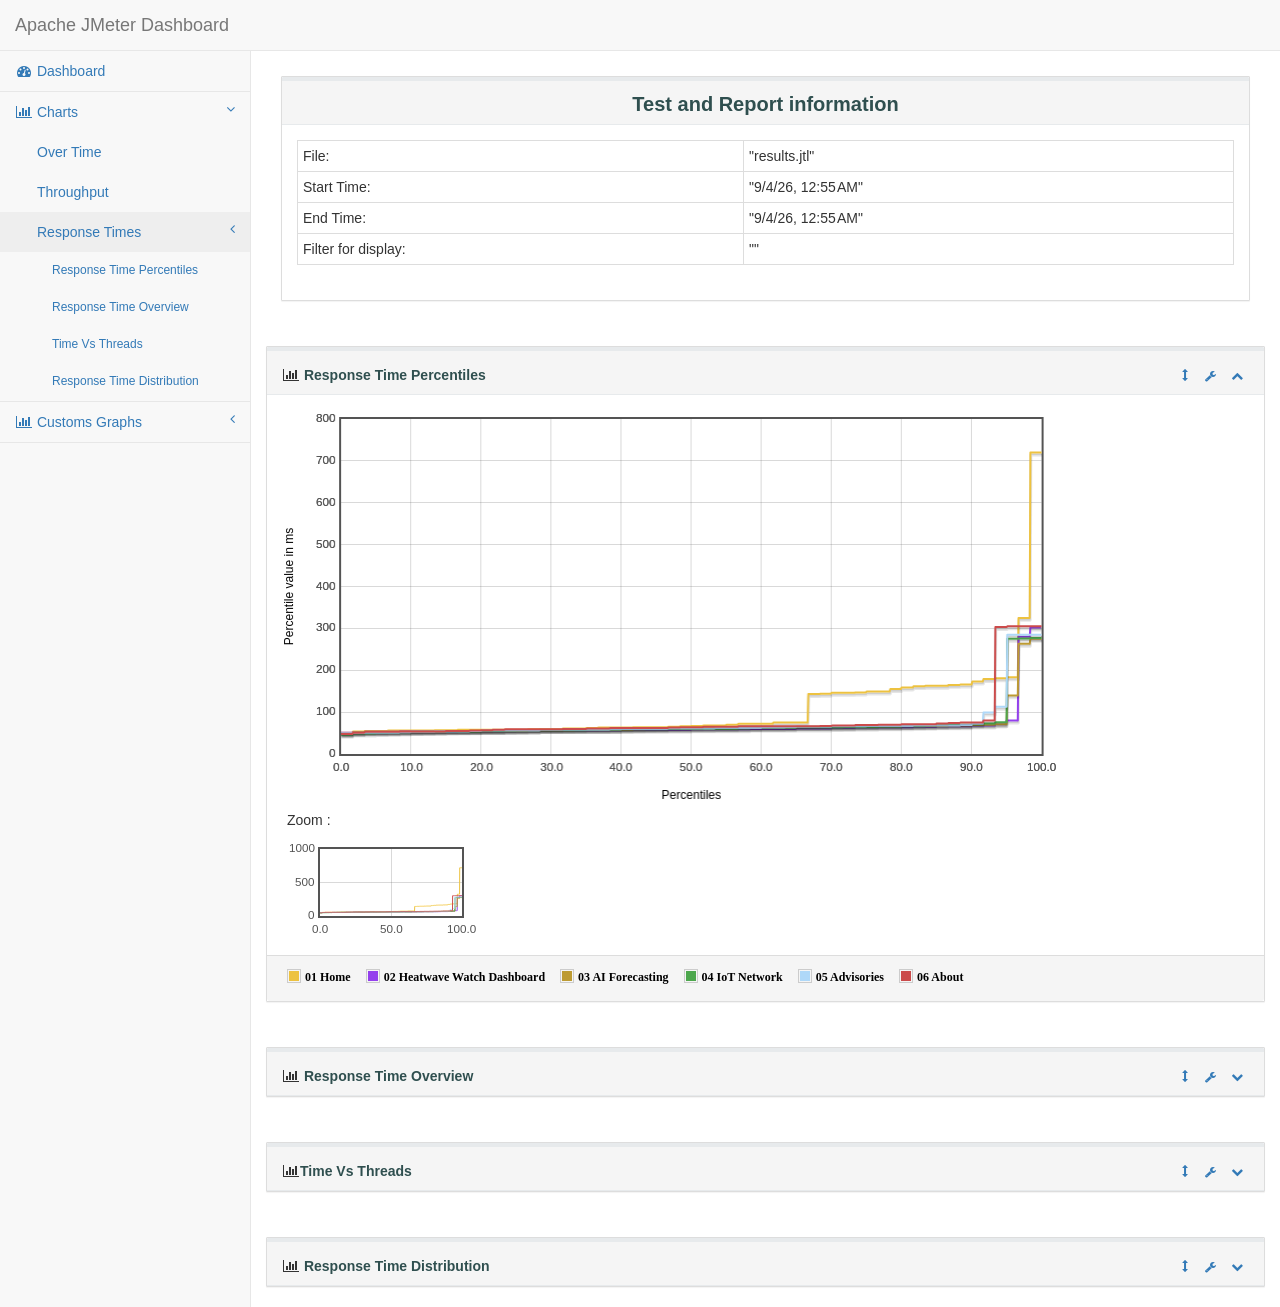
<file: testing/dashboard/content/pages/ResponseTimes.html>
<!DOCTYPE html>
<html lang="en">

<head>

    <meta charset="utf-8">
    <meta http-equiv="X-UA-Compatible" content="IE=edge">
    <meta name="viewport" content="width=device-width, initial-scale=1">
    <meta name="description" content="">
    <meta name="author" content="">

    <title>Apache JMeter Dashboard</title>

    <!-- Bootstrap Core CSS -->
    <link href="../../sbadmin2-1.0.7/bower_components/bootstrap/dist/css/bootstrap.min.css" rel="stylesheet">

    <!-- icone onglet -->
    <link rel="icon" type="image/png" href="icon-apache.png" />

    <!-- MetisMenu CSS -->
    <link href="../../sbadmin2-1.0.7/bower_components/metisMenu/dist/metisMenu.min.css" rel="stylesheet">

    <!-- Legends CSS -->
    <link href="../css/legends.css" rel="stylesheet">


    <!-- Custom CSS -->
    <link href="../../sbadmin2-1.0.7/dist/css/sb-admin-2.css" rel="stylesheet">

    <!-- Custom Fonts -->
    <link href="../../sbadmin2-1.0.7/bower_components/font-awesome/css/font-awesome.min.css" rel="stylesheet" type="text/css">

   <!-- JQuery UI style -->
    <link href="../css/jquery-ui.min.css" rel="stylesheet">
    <link href="../css/jquery-ui.structure.min.css" rel="stylesheet">
    <link href="../css/jquery-ui.theme.min.css" rel="stylesheet">
</head>

<body>

    <div id="wrapper">

        <!-- Navigation -->
        <nav class="navbar navbar-default navbar-static-top" role="navigation" style="margin-bottom: 0">
            <div class="navbar-header">
                <button type="button" class="navbar-toggle" data-toggle="collapse" data-target=".navbar-collapse">
                    <span class="sr-only">Toggle navigation</span>
                    <span class="icon-bar"></span>
                    <span class="icon-bar"></span>
                    <span class="icon-bar"></span>
                </button>
                <a class="navbar-brand" href="../../index.html">Apache JMeter Dashboard</a>
            </div>
            <!-- /.navbar-header -->


            <div class="navbar-default sidebar" role="navigation">
                <div class="sidebar-nav navbar-collapse">
                    <ul class="nav" id="side-menu">

                        <li>
                            <a href="../../index.html"><i class="fa fa-dashboard fa-fw"></i> Dashboard</a>
                        </li>
                        <li>
                            <a href="#"><i class="fa fa-bar-chart-o fa-fw"></i> Charts<span class="fa arrow"></span></a>
                            <ul class="nav nav-second-level">
                                <li>
                                    <a href="OverTime.html">Over Time</a>

                                </li>
                                <li>
                                    <a href="Throughput.html">Throughput</a>
                                </li>
                                <li>
                                    <a href="ResponseTimes.html">Response Times<span class="fa arrow"></span></a>

                                    <ul class="nav nav-third-level in" id="submenu">
                                        <li>
                                            <a href="ResponseTimes.html#responseTimePercentiles" onclick="$('#bodyResponseTimePercentiles').collapse('show');">
                                                Response Time Percentiles
                                            </a>
                                        </li>
                                        <li>
                                            <a href="ResponseTimes.html#syntheticResponseTimeDistribution" onclick="$('#bodySyntheticResponseTimeDistribution').collapse('show');">
                                                Response Time Overview
                                            </a>
                                        </li>
                                        <li>
                                            <a href="ResponseTimes.html#timeVsThreads" onclick="$('#bodyTimeVsThreads').collapse('show');">Time Vs Threads</a>
                                        </li>
                                        <li>
                                            <a href="ResponseTimes.html#responseTimeDistribution" onclick="$('#bodyResponseTimeDistribution').collapse('show');">
                                                Response Time Distribution
                                            </a>
                                        </li>
                                    </ul>

                                </li>
                            </ul>
                            <!-- /.nav-second-level -->
                        </li>
                        <li>
                            <a href="#"><i class="fa fa-bar-chart-o fa-fw"></i> Customs Graphs<span class="fa arrow"></span></a>
                            <ul class="nav nav-second-level">
                                <li>
                                    <a href="CustomsGraphs.html">Over Time</a>
                                </li>
                            </ul>
                        </li>
                    </ul>
                </div>
                <!-- /.sidebar-collapse -->
            </div>
            <!-- /.navbar-static-side -->
        </nav>

        <div id="page-wrapper">
            <div class="row">
                <div class="col-lg-12">
                     <div class="panel panel-default" >
                        <div class="panel-heading" style="text-align:center;">
                           <p class="dashboard-title">Test and Report information</p>
                        </div>
                        <div class="panel-body">
                        <table id="generalInfos" class="table table-bordered table-condensed " >
                            <tr>
                                <td>File:</td>
                                <td>"results.jtl"</td>
                            </tr>
                            <tr>
                                <td>Start Time:</td>
                                <td>"9/4/26, 12:55 AM"</td>
                            </tr>
                            <tr>
                                <td>End Time:</td>
                                <td>"9/4/26, 12:55 AM"</td>
                            </tr>
                                <tr>
                                    <td>Filter for display:</td>
                                    <td>""</td>
                                </tr>
                        </table>
                     </div>
                </div>
            </div>
            <!-- /.row -->
            <div class="row" id="graphContainer">
                <div class="col-lg-12 portlet" id="responseTimePercentiles">
                    <div class="panel panel-default">
                        <div class="panel-heading portlet-header">
                            <i class="fa fa-bar-chart-o fa-fw"></i>  <span type="button" class="span-title dropdown-toggle click-title" data-toggle="collapse" href="#bodyResponseTimePercentiles" aria-expanded="true" aria-controls="bodyResponseTimePercentiles">Response Time Percentiles</span>
                            <div class="pull-right">
                                <div class="btn-group">
                                    <a class="drag btn btn-link btn-xs">
                                        <i class="glyphicon glyphicon-resize-vertical"></i>
                                    </a>
                                    <button type="button" class="btn btn-link btn-xs dropdown-toggle" data-toggle="dropdown">
                                        <i class="fa fa-wrench"></i>
                                    </button>
                                    <ul class="dropdown-menu dropdown-user">
                                        <li><a href="#responseTimePercentiles" onClick="checkAll('choicesResponseTimePercentiles');">Display all samples</a>
                                        </li>
                                        <li><a href="#responseTimePercentiles" onClick="uncheckAll('choicesResponseTimePercentiles');">Hide all samples</a>
                                        </li>
                                        <li><a href="#responseTimePercentiles" onclick="exportToPNG('flotResponseTimesPercentiles', this);">Save as PNG</a></li>
                                    </ul>
                                    <button type="button" class="btn btn-link btn-xs dropdown-toggle" data-toggle="collapse" href="#bodyResponseTimePercentiles" aria-expanded="true" aria-controls="bodyResponseTimePercentiles">
                                        <i class="fa fa-chevron-up"></i>
                                    </button>
                                </div>
                            </div>
                        </div>
                        <!-- /.panel-heading -->
                        <div class="collapse in portlet-content" id="bodyResponseTimePercentiles">
                            <div class="panel-body" id="collapseResponseTimePercentiles">
                                <div class="flot-chart">
                                    <div class="flot-chart-content" id="flotResponseTimesPercentiles" style="float: left; width:80%;"></div>
                                    <div style="float:left;margin-left:5px">
                                        <p>Zoom :</p>
                                        <div id="overviewResponseTimesPercentiles" style="width:190px;height:100px;"></div>
                                    </div>
                                </div>
                            </div>
                            <div class="panel-footer" id="footerPercentiles">
                                <p id="legendResponseTimePercentiles" hidden></p>
                                <ul id="choicesResponseTimePercentiles" class="legend">

                                </ul>
                            </div>
                        </div>
                        <!-- /.panel-body -->
                    </div>
                    <!-- /.panel -->
                </div>
                <div class="col-lg-12 portlet" id="syntheticResponseTimeDistribution">
                    <div class="panel panel-default">
                        <div class="panel-heading portlet-header">
                            <i class="fa fa-bar-chart-o fa-fw"></i>  <span type="button" class="dropdown-toggle click-title span-title" data-toggle="collapse" href="#bodySyntheticResponseTimeDistribution" aria-expanded="true" aria-controls="bodySyntheticResponseTimeDistribution">Response Time Overview</span>
                            <div class="pull-right">
                                <div class="btn-group">
                                    <a class="drag btn btn-link btn-xs">
                                        <i class="glyphicon glyphicon-resize-vertical"></i>
                                    </a>
                                    <button type="button" class="btn btn-link btn-xs dropdown-toggle" data-toggle="dropdown">
                                        <i class="fa fa-wrench"></i>
                                    </button>
                                    <ul class="dropdown-menu dropdown-user">
                                        <li><a href="#syntheticResponseTimeDistribution" onClick="checkAll('choicesSyntheticResponseTimeDistribution');">Display all samples</a>
                                        </li>
                                        <li><a href="#syntheticResponseTimeDistribution" onClick="uncheckAll('choicesSyntheticResponseTimeDistribution');">Hide all samples</a>
                                        </li>
                                        <li><a href="#syntheticResponseTimeDistribution" onclick="exportToPNG('flotSyntheticResponseTimesDistribution', this);">Save as PNG</a></li>
                                    </ul>
                                    <button type="button" class="btn btn-link btn-xs dropdown-toggle" data-toggle="collapse" href="#bodySyntheticResponseTimeDistribution" aria-expanded="true" aria-controls="bodySyntheticResponseTimeDistribution">
                                        <i class="fa fa-chevron-down"></i>
                                    </button>
                                </div>
                            </div>
                        </div>
                        <!-- /.panel-heading -->
                        <div class="collapse out portlet-content" id="bodySyntheticResponseTimeDistribution">
                            <div class="panel-body" id="collapseSyntheticResponseTimeDistribution">

                                <div class="flot-chart">
                                    <div class="flot-chart-content" id="flotSyntheticResponseTimeDistribution"></div>
                                </div>
                            </div>
                            <div class="panel-footer" id="footerSyntheticResponseTimeDistribution">
                                <p id="legendSyntheticResponseTimeDistribution" hidden></p>
                                <ul id="choicesSyntheticResponseTimeDistribution" class="legend">

                                </ul>
                            </div>
                        </div>
                        <!-- /.panel-body -->
                    </div>
                    <!-- /.panel -->
                </div>
                <div class="col-lg-12 portlet" id="timeVsThreads">
                    <div class="panel panel-default">
                        <div class="panel-heading portlet-header">
                           <i class="fa fa-bar-chart-o fa-fw"></i><span type="button" class="span-title dropdown-toggle click-title" data-toggle="collapse" href="#bodyTimeVsThreads" aria-expanded="true" aria-controls="bodyTimeVsThreads">Time Vs Threads</span>
                           <div class="pull-right">
                                <div class="btn-group">
                                    <a class="drag btn btn-link btn-xs">
                                        <i class="glyphicon glyphicon-resize-vertical"></i>
                                    </a>
                                    <button type="button" class="btn btn-link btn-xs dropdown-toggle" data-toggle="dropdown">
                                        <i class="fa fa-wrench"></i>
                                    </button>
                                    <ul class="dropdown-menu dropdown-user">
                                        <li><a href="#timeVsThreads" onClick="checkAll('choicesTimeVsThreads');">Display all samples</a>
                                        </li>
                                        <li><a href="#timeVsThreads" onClick="uncheckAll('choicesTimeVsThreads');">Hide all samples</a>
                                        </li>
                                        <li><a href="#timeVsThreads" onclick="exportToPNG('flotTimesVsThreads', this);">Save as PNG</a></li>
                                    </ul>
                                    <button type="button" class="btn btn-link btn-xs dropdown-toggle" data-toggle="collapse" href="#bodyTimeVsThreads" aria-expanded="true" aria-controls="bodyTimeVsThreads">
                                        <i class="fa fa-chevron-down"></i>
                                    </button>
                                </div>
                            </div>
                        </div>
                        <!-- /.panel-heading -->
                        <div class="collapse out portlet-content" id="bodyTimeVsThreads">
                            <div class="panel-body" id="collapseTimeVsThreads">
                                <div class="flot-chart">
                                    <div class="flot-chart-content" id="flotTimesVsThreads" style="float: left; width:80%;"></div>
                                    <div style="float:left;margin-left:5px">
                                        <p>Zoom :</p>
                                        <div id="overviewTimesVsThreads" style="width:190px;height:100px;"></div>
                                    </div>
                                </div>
                            </div>
                            <div class="panel-footer" id="footerTimeVsThreads">
                                <p id="legendTimeVsThreads" hidden></p>
                                <ul id="choicesTimeVsThreads" class="legend"></ul>
                            </div>
                        </div>
                        <!-- /.panel-body -->
                    </div>
                    <!-- /.panel -->
                </div>
                <div class="col-lg-12 portlet" id="responseTimeDistribution">
                    <div class="panel panel-default">
                        <div class="panel-heading portlet-header">
                           <i class="fa fa-bar-chart-o fa-fw"></i> <span type="button" class="dropdown-toggle click-title span-title" data-toggle="collapse" href="#bodyResponseTimeDistribution" aria-expanded="true" aria-controls="bodyResponseTimeDistribution">Response Time Distribution</span>
                           <div class="pull-right">
                                <div class="btn-group">
                                    <a class="drag btn btn-link btn-xs">
                                        <i class="glyphicon glyphicon-resize-vertical"></i>
                                    </a>
                                    <button type="button" class="btn btn-link btn-xs dropdown-toggle" data-toggle="dropdown">
                                        <i class="fa fa-wrench"></i>
                                    </button>
                                    <ul class="dropdown-menu dropdown-user">
                                        <li><a href="#responseTimeDistribution" onClick="checkAll('choicesResponseTimeDistribution');">Display all samples</a>
                                        </li>
                                        <li><a href="#responseTimeDistribution" onClick="uncheckAll('choicesResponseTimeDistribution');">Hide all samples</a>
                                        </li>
                                        <li><a href="#responseTimeDistribution" onclick="exportToPNG('flotResponseTimeDistribution', this);">Save as PNG</a></li>
                                    </ul>
                                    <button type="button" class="btn btn-link btn-xs dropdown-toggle" data-toggle="collapse" href="#bodyResponseTimeDistribution" aria-expanded="true" aria-controls="bodyResponseTimeDistribution">
                                        <i class="fa fa-chevron-down"></i>
                                    </button>
                                </div>
                            </div>
                        </div>
                        <!-- /.panel-heading -->
                        <div class="collapse out portlet-content" id="bodyResponseTimeDistribution">
                            <div class="panel-body" id="collapseResponseTimeDistribution">

                                <div class="flot-chart">
                                    <div class="flot-chart-content" id="flotResponseTimeDistribution"></div>
                                </div>
                            </div>
                            <div class="panel-footer" id="footerResponseTimeDistribution">
                                <p id="legendResponseTimeDistribution" hidden></p>
                                <ul id="choicesResponseTimeDistribution" class="legend">

                                </ul>
                            </div>
                        </div>
                        <!-- /.panel-body -->
                    </div>
                    <!-- /.panel -->
                </div>

                <!-- /.col-lg-6 -->
            </div>
            <!-- /.row -->
        </div>
        <!-- /#page-wrapper -->

    </div>
    <!-- /#wrapper -->

     <!-- jQuery -->
    <script src="../../sbadmin2-1.0.7/bower_components/jquery/dist/jquery.min.js"></script>

    <!-- Bootstrap Core JavaScript -->
    <script src="../../sbadmin2-1.0.7/bower_components/bootstrap/dist/js/bootstrap.min.js"></script>

    <!-- Metis Menu Plugin JavaScript -->
    <script src="../../sbadmin2-1.0.7/bower_components/metisMenu/dist/metisMenu.min.js"></script>

    <!-- Flot Charts JavaScript -->
    <script src="../../sbadmin2-1.0.7/bower_components/flot/excanvas.min.js"></script>
    <script src="../../sbadmin2-1.0.7/bower_components/flot/jquery.flot.js"></script>
    <script src="../../sbadmin2-1.0.7/bower_components/flot/jquery.flot.pie.js"></script>
    <script src="../../sbadmin2-1.0.7/bower_components/flot/jquery.flot.resize.js"></script>
    <script src="../../sbadmin2-1.0.7/bower_components/flot/jquery.flot.canvas.js"></script>
    <script src="../../sbadmin2-1.0.7/bower_components/flot/jquery.flot.navigate.js"></script>
    <script src="../../sbadmin2-1.0.7/bower_components/flot/jquery.flot.time.js"></script>
    <script src="../../sbadmin2-1.0.7/bower_components/flot/jquery.flot.selection.js"></script>
    <script src="../../sbadmin2-1.0.7/bower_components/flot.tooltip/js/jquery.flot.tooltip.min.js"></script>
    <script src="../../sbadmin2-1.0.7/bower_components/flot-axislabels/jquery.flot.axislabels.js"></script>
    <script src="../js/hashtable.js"></script>
    <script src="../js/jquery.numberformatter-1.2.3.min.js"></script>
    <script src="../js/curvedLines.js"></script>
    <script src="../js/dashboard-commons.js"></script>
    <script src="../js/graph.js"></script>
    <script src="../js/jquery-ui.min.js"></script>
    <script src="../../sbadmin2-1.0.7/bower_components/flot/jquery.flot.threshold.js"></script>
    <!-- Custom Theme JavaScript -->
    <script src="../../sbadmin2-1.0.7/dist/js/sb-admin-2.js"></script>
    <script src="../js/jquery.cookie.js"></script>

    <script src="../../sbadmin2-1.0.7/bower_components/flot/jquery.flot.symbol.js"></script>

</body>

</html>
</file>
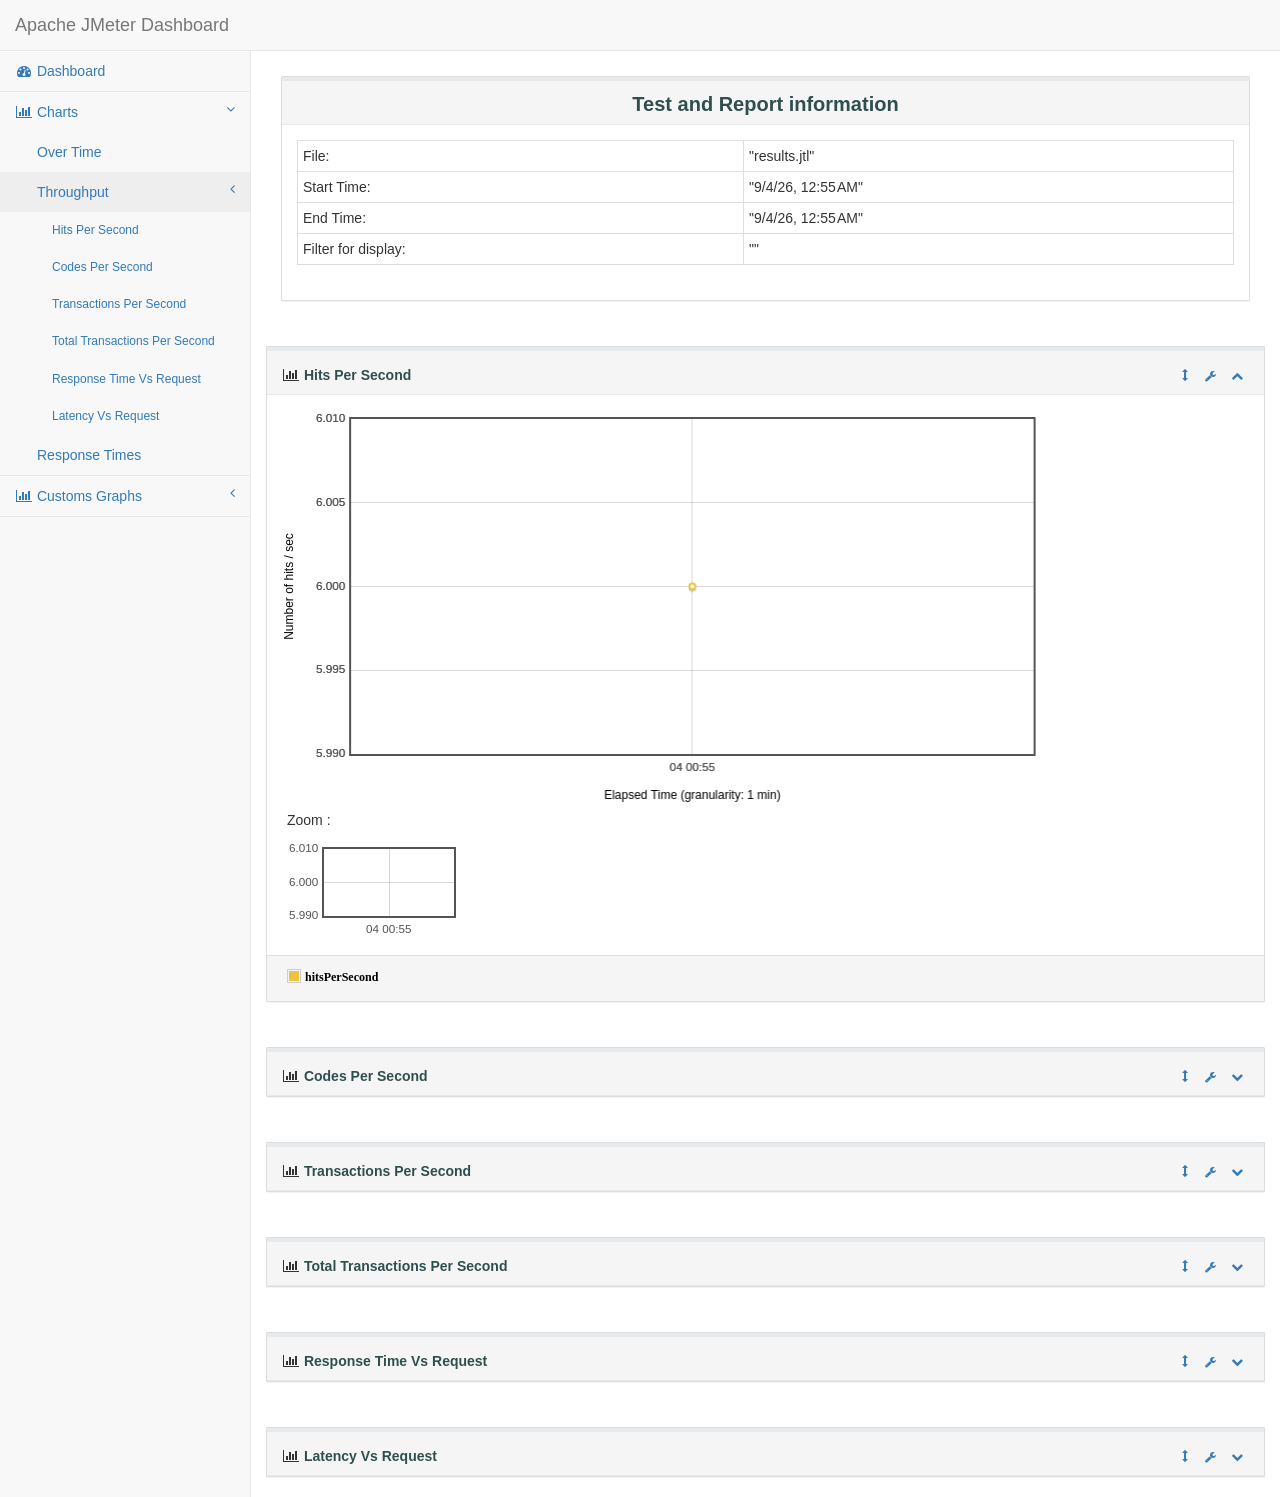
<file: testing/dashboard/content/pages/Throughput.html>
<!DOCTYPE html>
<html lang="en">

<head>

    <meta charset="utf-8">
    <meta http-equiv="X-UA-Compatible" content="IE=edge">
    <meta name="viewport" content="width=device-width, initial-scale=1">
    <meta name="description" content="">
    <meta name="author" content="">

    <title>Apache JMeter Dashboard</title>

    <!-- Bootstrap Core CSS -->
    <link href="../../sbadmin2-1.0.7/bower_components/bootstrap/dist/css/bootstrap.min.css" rel="stylesheet">

    <!-- icon -->
    <link rel="icon" type="image/png" href="icon-apache.png" />

    <!-- MetisMenu CSS -->
    <link href="../../sbadmin2-1.0.7/bower_components/metisMenu/dist/metisMenu.min.css" rel="stylesheet">

    <!-- Legends CSS -->
    <link href="../css/legends.css" rel="stylesheet">


    <!-- Custom CSS -->
    <link href="../../sbadmin2-1.0.7/dist/css/sb-admin-2.css" rel="stylesheet">

    <!-- Custom Fonts -->
    <link href="../../sbadmin2-1.0.7/bower_components/font-awesome/css/font-awesome.min.css" rel="stylesheet" type="text/css">

   <!-- JQuery UI style -->
    <link href="../css/jquery-ui.min.css" rel="stylesheet">
    <link href="../css/jquery-ui.structure.min.css" rel="stylesheet">
    <link href="../css/jquery-ui.theme.min.css" rel="stylesheet">
</head>

<body>

    <div id="wrapper">

        <!-- Navigation -->
        <nav class="navbar navbar-default navbar-static-top" role="navigation" style="margin-bottom: 0">
            <div class="navbar-header">
                <button type="button" class="navbar-toggle" data-toggle="collapse" data-target=".navbar-collapse">
                    <span class="sr-only">Toggle navigation</span>
                    <span class="icon-bar"></span>
                    <span class="icon-bar"></span>
                    <span class="icon-bar"></span>
                </button>
                <a class="navbar-brand" href="../../index.html">Apache JMeter Dashboard</a>
            </div>
            <!-- /.navbar-header -->


            <div class="navbar-default sidebar" role="navigation">
                <div class="sidebar-nav navbar-collapse">
                    <ul class="nav" id="side-menu">

                        <li>
                            <a href="../../index.html"><i class="fa fa-dashboard fa-fw"></i> Dashboard</a>
                        </li>
                        <li>
                            <a href="#"><i class="fa fa-bar-chart-o fa-fw"></i> Charts<span class="fa arrow"></span></a>
                            <ul class="nav nav-second-level">
                                <li>
                                    <a href="OverTime.html">Over Time</a>
                                </li>
                                <li>
                                    <a href="Throughput.html">Throughput<span class="fa arrow"></span></a>
                                    <ul class="nav nav-third-level in" id="submenu">
                                        <li>
                                            <a href="Throughput.html#hitsPerSecond" onclick="$('#bodyHitsPerSecond').collapse('show');">Hits Per Second</a>
                                        </li>

                                        <li>
                                            <a href="Throughput.html#codesPerSecond" onclick="$('#bodyCodesPerSecond').collapse('show');">Codes Per Second</a>
                                        </li>
                                        <li>
                                            <a href="Throughput.html#transactionsPerSecond" onclick="$('#bodyTransactionsPerSecond').collapse('show');">Transactions Per Second</a>
                                        </li>
                                        <li>
                                            <a href="Throughput.html#totalTPS" onclick="$('#bodyTotalTPS').collapse('show');">Total Transactions Per Second</a>
                                        </li>
                                        <li>
                                            <a href="Throughput.html#responseTimeVsRequest" onclick="$('#bodyResponseTimeVsRequest').collapse('show');">Response Time Vs Request</a>
                                        </li>
                                        <li>
                                            <a href="Throughput.html#latencyVsRequest" onclick="$('#bodyLatenciesVsRequest').collapse('show');">Latency Vs Request</a>
                                        </li>
                                    </ul>
                                </li>
                                <li>
                                    <a href="ResponseTimes.html">Response Times</a>
                                </li>
                            </ul>
                            <!-- /.nav-second-level -->
                        </li>

                        <li>
                            <a href="#"><i class="fa fa-bar-chart-o fa-fw"></i> Customs Graphs<span class="fa arrow"></span></a>
                            <ul class="nav nav-second-level">
                                <li>
                                    <a href="CustomsGraphs.html">Over Time</a>
                                </li>
                            </ul>
                        </li>

                    </ul>
                </div>
                <!-- /.sidebar-collapse -->
            </div>
            <!-- /.navbar-static-side -->
        </nav>

        <div id="page-wrapper">
            <div class="row">
                <div class="col-lg-12">
                     <div class="panel panel-default">
                        <div class="panel-heading" style="text-align:center;">
                           <p class="dashboard-title">Test and Report information</p>
                        </div>
                        <div class="panel-body">
                        <table id="generalInfos" class="table table-bordered table-condensed " >
                            <tr>
                                <td>File:</td>
                                <td>"results.jtl"</td>
                            </tr>
                            <tr>
                                <td>Start Time:</td>
                                <td>"9/4/26, 12:55 AM"</td>
                            </tr>
                            <tr>
                                <td>End Time:</td>
                                <td>"9/4/26, 12:55 AM"</td>
                            </tr>
                                <tr>
                                    <td>Filter for display:</td>
                                    <td>""</td>
                                </tr>
                        </table>
                     </div>
                </div>
            </div>
            <!-- /.row -->
            <div class="row" id="graphContainer">

                <!-- /.col-lg-12 -->

                <div class="col-lg-12 portlet" id="hitsPerSecond">
                    <div class="panel panel-default">
                        <div class="panel-heading portlet-header">
                           <i class="fa fa-bar-chart-o fa-fw"> </i>  <span type="button" class="dropdown-toggle click-title span-title" data-toggle="collapse" href="#bodyHitsPerSecond" aria-expanded="true" aria-controls="bodyHitsPerSecond">Hits Per Second</span>
                           <div class="pull-right">
                                <div class="btn-group">
                                    <a class="btn btn-link btn-xs">
                                        <i class="glyphicon glyphicon-resize-vertical"></i>
                                    </a>
                                    <button type="button" class="btn btn-link btn-xs dropdown-toggle" data-toggle="dropdown">
                                        <i class="fa fa-wrench"></i>
                                    </button>
                                    <ul class="dropdown-menu dropdown-user">
                                        <li><a href="#hitsPerSecond" onClick="checkAll('choicesHitsPerSecond');">Display samples</a>
                                        </li>
                                        <li><a href="#hitsPerSecond" onClick="uncheckAll('choicesHitsPerSecond');">Hide samples</a>
                                        </li>
                                        <li><a href="#hitsPerSecond" onclick="exportToPNG('flotHitsPerSecond', this);">Save as PNG</a></li>
                                    </ul>
                                    <button type="button" class="btn btn-link btn-xs dropdown-toggle" data-toggle="collapse" href="#bodyHitsPerSecond" aria-expanded="true" aria-controls="bodyHitsPerSecond">
                                        <i class="fa fa-chevron-up"></i>
                                    </button>
                                </div>
                            </div>
                        </div>
                        <!-- /.panel-heading -->
                        <div class="collapse in portlet-content" id="bodyHitsPerSecond">
                            <div class="panel-body" id="collapseHitsPerSecond" >
                                <div class="flot-chart" >
                                    <div class="flot-chart-content" id="flotHitsPerSecond" style="float: left; width:80%;"></div>
                                    <div style="float:left;margin-left:5px">
                                        <p>Zoom :</p>
                                        <div id="overviewHitsPerSecond" style="width:190px;height:100px;"></div>
                                    </div>
                                </div>
                            </div>
                            <div class="panel-footer" id="footerHitsPerSecond">
                                <p id="legendHitsPerSecond" hidden></p>
                                <ul id="choicesHitsPerSecond" class="legend"></ul>
                            </div>
                        </div>
                    </div>
                </div>

                <!-- codesPerSecond -->

                <div class="col-lg-12 portlet" id="codesPerSecond">
                    <div class="panel panel-default">
                        <div class="panel-heading portlet-header">
                            <i class="fa fa-bar-chart-o fa-fw"></i>
                            <span type="button" class="dropdown-toggle click-title span-title" data-toggle="collapse" href="#bodyCodesPerSecond" aria-expanded="true" aria-controls="bodyCodesPerSecond">Codes Per Second</span>
                            <div class="pull-right">
                                <div class="btn-group">
                                    <a class="btn btn-link btn-xs">
                                        <i class="glyphicon glyphicon-resize-vertical"></i>
                                    </a>
                                    <button type="button" class="btn btn-link btn-xs dropdown-toggle" data-toggle="dropdown">
                                        <i class="fa fa-wrench"></i>
                                    </button>
                                    <ul class="dropdown-menu dropdown-user">
                                        <li><a href="#codesPerSecond" onClick="checkAll('choicesCodesPerSecond');">Display samples</a>
                                        </li>
                                        <li><a href="#codesPerSecond" onClick="uncheckAll('choicesCodesPerSecond');">Hide samples</a>
                                        </li>
                                        <li><a href="#codesPerSecond" onclick="exportToPNG('flotCodesPerSecond', this);">Save as PNG</a></li>
                                    </ul>
                                    <button type="button" class="btn btn-link btn-xs dropdown-toggle" data-toggle="collapse" href="#bodyCodesPerSecond" aria-expanded="true" aria-controls="bodyCodesPerSecond">
                                        <i class="fa fa-chevron-down"></i>
                                    </button>
                                </div>
                            </div>
                        </div>
                        <!-- /.panel-heading -->

                        <div class="collapse out portlet-content" id="bodyCodesPerSecond">
                            <div class="panel-body" id="collapseCodesPerSecond">
                                <div class="flot-chart">
                                    <div class="flot-chart-content" id="flotCodesPerSecond" style="float: left; width:80%;"></div>
                                    <div style="float:left;margin-left:5px">
                                        <p>Zoom :</p>
                                        <div id="overviewCodesPerSecond" style="width:190px;height:100px;"></div>
                                    </div>
                                </div>
                            </div>
                            <div class="panel-footer" id="footerCodesPerSecond">
                                <p id="legendCodesPerSecond" hidden></p>
                                <ul id="choicesCodesPerSecond" class="legend"></ul>
                            </div>
                        </div>
                    </div>
                </div>
                <div class="col-lg-12 portlet" id="transactionsPerSecond">
                    <div class="panel panel-default">
                        <div class="panel-heading portlet-header">
                          <i class="fa fa-bar-chart-o fa-fw"> </i> <span type="button" class="dropdown-toggle click-title span-title" data-toggle="collapse" href="#bodyTransactionsPerSecond" aria-expanded="true" aria-controls="bodyTransactionsPerSecond">Transactions Per Second</span>
                          <div class="pull-right">
                                <div class="btn-group">
                                    <a class="btn btn-link btn-xs">
                                        <i class="glyphicon glyphicon-resize-vertical"></i>
                                    </a>
                                    <button type="button" class="btn btn-link btn-xs dropdown-toggle" data-toggle="dropdown">
                                        <i class="fa fa-wrench"></i>
                                    </button>
                                    <ul class="dropdown-menu dropdown-user">
                                        <li><a href="#transactionsPerSecond" onClick="checkAll('choicesTransactionsPerSecond');">Display all samples</a>
                                        </li>
                                        <li><a href="#transactionsPerSecond" onClick="uncheckAll('choicesTransactionsPerSecond');">Hide all samples</a>
                                        </li>
                                        <li><a href="#transactionsPerSecond" onclick="exportToPNG('flotTransactionsPerSecond', this);">Save as PNG</a></li>
                                    </ul>
                                    <button type="button" class="btn btn-link btn-xs dropdown-toggle" data-toggle="collapse" href="#bodyTransactionsPerSecond" aria-expanded="true" aria-controls="bodyTransactionsPerSecond">
                                        <i class="fa fa-chevron-down"></i>
                                    </button>
                                </div>
                            </div>
                        </div>
                        <!-- /.panel-heading -->
                        <div class="collapse out portlet-content" id="bodyTransactionsPerSecond">
                            <div class="panel-body" id="collapseTransactionsPerSecond">
                                <div class="flot-chart">
                                    <div class="flot-chart-content" id="flotTransactionsPerSecond" style="float: left; width:80%;"></div>
                                    <div style="float:left;margin-left:5px">
                                        <p>Zoom :</p>
                                        <div id="overviewTransactionsPerSecond" style="width:190px;height:100px;"></div>
                                    </div>
                                </div>
                            </div>
                            <div class="panel-footer" id="footerTransactionsPerSecond">
                                <p id="legendTransactionsPerSecond" hidden></p>
                                <ul id="choicesTransactionsPerSecond" class="legend"></ul>
                            </div>
                        </div>
                        <!-- /.panel-body -->
                    </div>
                    <!-- /.panel -->
                </div>

                <div class="col-lg-12 portlet" id="totalTPS">
                    <div class="panel panel-default">
                        <div class="panel-heading portlet-header">
                          <i class="fa fa-bar-chart-o fa-fw"> </i> <span type="button" class="dropdown-toggle click-title span-title" data-toggle="collapse" href="#bodyTotalTPS" aria-expanded="true" aria-controls="bodyTotalTPS">Total Transactions Per Second</span>
                          <div class="pull-right">
                                <div class="btn-group">
                                    <a class="btn btn-link btn-xs">
                                        <i class="glyphicon glyphicon-resize-vertical"></i>
                                    </a>
                                    <button type="button" class="btn btn-link btn-xs dropdown-toggle" data-toggle="dropdown">
                                        <i class="fa fa-wrench"></i>
                                    </button>
                                    <ul class="dropdown-menu dropdown-user">
                                        <li><a href="#totalTPS" onClick="checkAll('choicesTotalTPS');">Display all samples</a>
                                        </li>
                                        <li><a href="#totalTPS" onClick="uncheckAll('choicesTotalTPS');">Hide all samples</a>
                                        </li>
                                        <li><a href="#totalTPS" onclick="exportToPNG('flotTotalTPS', this);">Save as PNG</a></li>
                                    </ul>
                                    <button type="button" class="btn btn-link btn-xs dropdown-toggle" data-toggle="collapse" href="#bodyTotalTPS" aria-expanded="true" aria-controls="bodyTotalTPS">
                                        <i class="fa fa-chevron-down"></i>
                                    </button>
                                </div>
                            </div>
                        </div>
                        <!-- /.panel-heading -->
                        <div class="collapse out portlet-content" id="bodyTotalTPS">
                            <div class="panel-body" id="collapseTotalTPS">
                                <div class="flot-chart">
                                    <div class="flot-chart-content" id="flotTotalTPS" style="float: left; width:80%;"></div>
                                    <div style="float:left;margin-left:5px">
                                        <p>Zoom :</p>
                                        <div id="overviewTotalTPS" style="width:190px;height:100px;"></div>
                                    </div>
                                </div>
                            </div>
                            <div class="panel-footer" id="footerTotalTPS">
                                <p id="legendTotalTPS" hidden></p>
                                <ul id="choicesTotalTPS" class="legend"></ul>
                            </div>
                        </div>
                        <!-- /.panel-body -->
                    </div>
                    <!-- /.panel -->
                </div>

                <div class="col-lg-12 portlet" id="responseTimeVsRequest">
                    <div class="panel panel-default">
                        <div class="panel-heading portlet-header">
                          <i class="fa fa-bar-chart-o fa-fw"> </i> <span type="button" class="dropdown-toggle click-title span-title" data-toggle="collapse" href="#bodyResponseTimeVsRequest" aria-expanded="true" aria-controls="bodyResponseTimeVsRequest">Response Time Vs Request</span>
                          <div class="pull-right">
                                <div class="btn-group">
                                    <a class="btn btn-link btn-xs">
                                        <i class="glyphicon glyphicon-resize-vertical"></i>
                                    </a>
                                    <button type="button" class="btn btn-link btn-xs dropdown-toggle" data-toggle="dropdown">
                                        <i class="fa fa-wrench"></i>
                                    </button>
                                    <ul class="dropdown-menu dropdown-user">
                                        <li><a href="#responseTimeVsRequest" onClick="checkAll('choicesResponseTimeVsRequest');">Display all samples</a>
                                        </li>
                                        <li><a href="#responseTimeVsRequest" onClick="uncheckAll('choicesResponseTimeVsRequest');">Hide all samples</a>
                                        </li>
                                        <li><a href="#responseTimeVsRequest" onclick="exportToPNG('flotResponseTimeVsRequest', this);">Save as PNG</a></li>
                                    </ul>
                                    <button type="button" class="btn btn-link btn-xs dropdown-toggle" data-toggle="collapse" href="#bodyResponseTimeVsRequest" aria-expanded="true" aria-controls="bodyResponseTimeVsRequest">
                                        <i class="fa fa-chevron-down"></i>
                                    </button>
                                </div>
                            </div>
                        </div>
                        <!-- /.panel-heading -->
                        <div class="collapse out portlet-content" id="bodyResponseTimeVsRequest">
                            <div class="panel-body" id="collapseResponseTimeVsRequest">
                                <div class="flot-chart">
                                    <div class="flot-chart-content" id="flotResponseTimeVsRequest" style="float: left; width:80%;"></div>
                                    <div style="float:left;margin-left:5px">
                                        <p>Zoom :</p>
                                        <div id="overviewResponseTimeVsRequest" style="width:190px;height:100px;"></div>
                                    </div>
                                </div>
                            </div>
                            <div class="panel-footer" id="footerResponseRimeVsRequest">
                                    <p id="legendResponseTimeVsRequest" hidden></p>
                                    <ul id="choicesResponseTimeVsRequest" class="legend"></ul>
                            </div>
                        </div>
                        <!-- /.panel-body -->
                    </div>
                    <!-- /.panel -->
                </div>
               <div class="col-lg-12 portlet" id="latencyVsRequest">
                    <div class="panel panel-default">
                        <div class="panel-heading portlet-header">
                          <i class="fa fa-bar-chart-o fa-fw"> </i> <span type="button" class="dropdown-toggle click-title span-title" data-toggle="collapse" href="#bodyLatenciesVsRequest" aria-expanded="true" aria-controls="bodyLatenciesVsRequest">Latency Vs Request</span>
                          <div class="pull-right">
                                <div class="btn-group">
                                    <a class="btn btn-link btn-xs">
                                        <i class="glyphicon glyphicon-resize-vertical"></i>
                                    </a>
                                    <button type="button" class="btn btn-link btn-xs dropdown-toggle" data-toggle="dropdown">
                                        <i class="fa fa-wrench"></i>
                                    </button>
                                    <ul class="dropdown-menu dropdown-user">
                                        <li><a href="#latencyVsRequest" onClick="checkAll('choicesLatencyVsRequest');">Display all samples</a>
                                        </li>
                                        <li><a href="#latencyVsRequest" onClick="uncheckAll('choicesLatencyVsRequest');">Hide all samples</a>
                                        </li>
                                        <li><a href="#latencyVsRequest" onclick="exportToPNG('flotLatenciesVsRequest', this);">Save as PNG</a></li>
                                    </ul>
                                    <button type="button" class="btn btn-link btn-xs dropdown-toggle" data-toggle="collapse" href="#bodyLatenciesVsRequest" aria-expanded="true" aria-controls="bodyLatenciesVsRequest">
                                        <i class="fa fa-chevron-down"></i>
                                    </button>
                                </div>
                            </div>
                        </div>
                        <!-- /.panel-heading -->
                        <div class="collapse out portlet-content" id="bodyLatenciesVsRequest">
                            <div class="panel-body" id="collapseLatencyVsRequest">
                                <div class="flot-chart">
                                    <div class="flot-chart-content" id="flotLatenciesVsRequest" style="float: left; width:80%;"></div>
                                    <div style="float:left;margin-left:5px">
                                        <p>Zoom :</p>
                                        <div id="overviewLatenciesVsRequest" style="width:190px;height:100px;"></div>
                                    </div>
                                </div>
                                <div class="panel-footer" id="footerLatenciesVsRequest">
                                    <p id="legendLatencyVsRequest" hidden></p>
                                    <ul id="choicesLatencyVsRequest" class="legend"></ul>
                                </div>
                            </div>
                        </div>
                        <!-- /.panel-body -->
                    </div>
                    <!-- /.panel -->
                </div>

            </div>
            <!-- /.row -->
        </div>
        <!-- /#page-wrapper -->

    </div>
    <!-- /#wrapper -->

     <!-- jQuery -->
    <script src="../../sbadmin2-1.0.7/bower_components/jquery/dist/jquery.min.js"></script>

    <!-- Bootstrap Core JavaScript -->
    <script src="../../sbadmin2-1.0.7/bower_components/bootstrap/dist/js/bootstrap.min.js"></script>

    <!-- Metis Menu Plugin JavaScript -->
    <script src="../../sbadmin2-1.0.7/bower_components/metisMenu/dist/metisMenu.min.js"></script>

    <!-- Flot Charts JavaScript -->
    <script src="../../sbadmin2-1.0.7/bower_components/flot/excanvas.min.js"></script>
    <script src="../../sbadmin2-1.0.7/bower_components/flot/jquery.flot.js"></script>
    <script src="../../sbadmin2-1.0.7/bower_components/flot/jquery.flot.pie.js"></script>
    <script src="../../sbadmin2-1.0.7/bower_components/flot/jquery.flot.resize.js"></script>
    <script src="../../sbadmin2-1.0.7/bower_components/flot/jquery.flot.canvas.js"></script>
    <script src="../../sbadmin2-1.0.7/bower_components/flot/jquery.flot.time.js"></script>
    <script src="../../sbadmin2-1.0.7/bower_components/flot/jquery.flot.selection.js"></script>
    <script src="../../sbadmin2-1.0.7/bower_components/flot.tooltip/js/jquery.flot.tooltip.min.js"></script>
    <script src="../../sbadmin2-1.0.7/bower_components/flot-axislabels/jquery.flot.axislabels.js"></script>
    <script src="../js/hashtable.js"></script>
    <script src="../js/jquery.numberformatter-1.2.3.min.js"></script>
    <script src="../js/curvedLines.js"></script>
    <script src="../js/dashboard-commons.js"></script>
    <script src="../js/graph.js"></script>
    <script src="../js/jquery-ui.min.js"></script>
    <!-- Custom Theme JavaScript -->
    <script src="../../sbadmin2-1.0.7/dist/js/sb-admin-2.js"></script>
    <script src="../js/jquery.cookie.js"></script>
</body>

</html>
</file>
<file: assets/css/style.css>
/* ==========================================================================
   Heatwave Intelligence Platform  |  Use Case KJS-CES-01
   Climate Intelligence for Heatwave Monitoring, Prediction & Early Warning
   Somaiya Vidyavihar University - KJSSE, Department of Information Technology
   ========================================================================== */

:root{
  --ink:#101828; --ink-2:#344054; --ink-3:#667085; --line:#e4e7ec; --line-2:#f2f4f7;
  --paper:#ffffff; --paper-2:#f8fafc; --paper-3:#f1f5f9;
  --brand:#b0202e; --brand-dk:#8c1923; --brand-tint:#fdf2f3;
  --sky:#0b5fa5; --sky-tint:#eaf3fb;
  --normal:#12805c; --caution:#c98a04; --heat:#e2620d; --severe:#c0341c; --extreme:#8b1c34;
  --normal-t:#e7f6f0; --caution-t:#fdf6e3; --heat-t:#fdf0e6; --severe-t:#fcecea; --extreme-t:#f8e9ed;
  --radius:14px; --radius-sm:9px;
  --shadow:0 1px 2px rgba(16,24,40,.05),0 8px 24px -12px rgba(16,24,40,.16);
  --shadow-lg:0 2px 4px rgba(16,24,40,.04),0 18px 44px -18px rgba(16,24,40,.24);
  --sans:"Segoe UI",system-ui,-apple-system,"Helvetica Neue",Arial,sans-serif;
  --mono:"Cascadia Mono",ui-monospace,Consolas,"Liberation Mono",monospace;
  --wrap:1180px;
}

*,*::before,*::after{box-sizing:border-box}
html{-webkit-text-size-adjust:100%;scroll-behavior:smooth}
body{
  margin:0; font-family:var(--sans); color:var(--ink); background:var(--paper);
  font-size:16px; line-height:1.6; -webkit-font-smoothing:antialiased;
}
img,svg{max-width:100%;height:auto;display:block}
a{color:var(--sky);text-decoration:none}
a:hover{text-decoration:underline}
:focus-visible{outline:3px solid #2563eb;outline-offset:2px;border-radius:4px}
.wrap{width:100%;max-width:var(--wrap);margin-inline:auto;padding-inline:22px}
.visually-hidden{position:absolute;width:1px;height:1px;overflow:hidden;clip:rect(0 0 0 0);white-space:nowrap}
.skip{position:absolute;left:-9999px;top:0;background:var(--brand);color:#fff;padding:10px 16px;z-index:200}
.skip:focus{left:8px;top:8px}

/* ---------- Header / navigation ---------- */
.topbar{background:var(--brand);color:#fff;font-size:12.5px;letter-spacing:.02em}
.topbar .wrap{display:flex;justify-content:space-between;align-items:center;gap:14px;min-height:34px;flex-wrap:wrap}
.topbar a{color:#fff;text-decoration:underline;text-underline-offset:2px}
.topbar .tag{opacity:.92}

.masthead{border-bottom:1px solid var(--line);background:var(--paper);position:sticky;top:0;z-index:100}
.masthead .wrap{display:flex;align-items:center;gap:18px;min-height:74px;flex-wrap:wrap}
.brand{display:flex;align-items:center;gap:12px;text-decoration:none;color:inherit;margin-right:auto}
.brand:hover{text-decoration:none}
.brand .mark{width:42px;height:42px;flex:none}
.brand .name{font-weight:700;font-size:16.5px;letter-spacing:-.01em;line-height:1.15}
.brand .sub{font-size:11.5px;color:var(--ink-3);letter-spacing:.06em;text-transform:uppercase;font-weight:600}

.nav{display:flex;gap:2px;flex-wrap:wrap}
.nav a{
  padding:9px 13px;border-radius:8px;color:var(--ink-2);font-weight:600;font-size:14.5px;
  text-decoration:none;white-space:nowrap;
}
.nav a:hover{background:var(--paper-3);color:var(--ink);text-decoration:none}
.nav a[aria-current="page"]{background:var(--brand-tint);color:var(--brand-dk)}

/* ---------- Hero ---------- */
.hero{
  background:
    radial-gradient(1100px 420px at 78% -8%, rgba(226,98,13,.16), transparent 62%),
    radial-gradient(760px 360px at 8% 6%, rgba(11,95,165,.12), transparent 60%),
    var(--paper-2);
  border-bottom:1px solid var(--line);
}
.hero .wrap{padding-block:56px 52px}
.hero-grid{display:grid;grid-template-columns:1.15fr .85fr;gap:44px;align-items:center}
.eyebrow{
  display:inline-flex;align-items:center;gap:8px;font-size:12px;font-weight:700;letter-spacing:.1em;
  text-transform:uppercase;color:var(--brand-dk);background:var(--brand-tint);
  border:1px solid #f4d4d7;padding:6px 12px;border-radius:999px;margin-bottom:16px
}
h1{font-size:clamp(30px,4.1vw,46px);line-height:1.1;letter-spacing:-.025em;margin:0 0 16px;font-weight:800}
.lede{font-size:18px;color:var(--ink-2);margin:0 0 26px;max-width:60ch}
.cta-row{display:flex;gap:12px;flex-wrap:wrap}
.btn{
  display:inline-flex;align-items:center;gap:9px;padding:12px 20px;border-radius:10px;
  font-weight:650;font-size:15px;text-decoration:none;border:1px solid transparent;cursor:pointer;
  transition:transform .12s ease, box-shadow .12s ease, background .12s ease;
}
.btn:hover{text-decoration:none;transform:translateY(-1px)}
.btn-primary{background:var(--brand);color:#fff;box-shadow:var(--shadow)}
.btn-primary:hover{background:var(--brand-dk)}
.btn-ghost{background:var(--paper);color:var(--ink);border-color:var(--line);box-shadow:var(--shadow)}
.btn-ghost:hover{background:var(--paper-3)}

/* ---------- Sections ---------- */
section{padding-block:58px}
section.tint{background:var(--paper-2);border-block:1px solid var(--line)}
.sec-head{max-width:74ch;margin-bottom:32px}
.sec-head .kicker{
  font-size:12px;font-weight:700;letter-spacing:.12em;text-transform:uppercase;color:var(--sky);margin:0 0 9px
}
h2{font-size:clamp(23px,2.6vw,31px);line-height:1.2;letter-spacing:-.02em;margin:0 0 12px;font-weight:750}
h3{font-size:18.5px;line-height:1.3;letter-spacing:-.01em;margin:0 0 8px;font-weight:700}
h4{font-size:15px;margin:0 0 6px;font-weight:700;color:var(--ink-2)}
p{margin:0 0 14px}
.sec-head p{color:var(--ink-2);font-size:17px;margin:0}

/* ---------- Cards & grids ---------- */
.grid{display:grid;gap:20px}
.g-2{grid-template-columns:repeat(2,1fr)}
.g-3{grid-template-columns:repeat(3,1fr)}
.g-4{grid-template-columns:repeat(4,1fr)}
.card{
  background:var(--paper);border:1px solid var(--line);border-radius:var(--radius);
  padding:22px;box-shadow:var(--shadow)
}
.card.pad-lg{padding:26px}
.card h3{margin-bottom:8px}
.card p:last-child{margin-bottom:0}
.card .ico{
  width:40px;height:40px;border-radius:10px;display:grid;place-items:center;margin-bottom:14px;
  background:var(--sky-tint);color:var(--sky)
}
.card .ico svg{width:21px;height:21px}
.phase-no{
  font-family:var(--mono);font-size:12px;font-weight:700;color:var(--brand);
  letter-spacing:.08em;margin-bottom:6px
}

/* ---------- Stat tiles ---------- */
.stats{display:grid;grid-template-columns:repeat(4,1fr);gap:16px}
.stat{background:var(--paper);border:1px solid var(--line);border-radius:var(--radius);padding:18px 20px;box-shadow:var(--shadow)}
.stat .lbl{font-size:12px;font-weight:700;letter-spacing:.07em;text-transform:uppercase;color:var(--ink-3);margin-bottom:7px}
.stat .val{font-size:30px;font-weight:750;letter-spacing:-.025em;line-height:1.05;font-variant-numeric:tabular-nums}
.stat .val .unit{font-size:16px;font-weight:600;color:var(--ink-3);margin-left:2px}
.stat .foot{font-size:12.5px;color:var(--ink-3);margin-top:6px}

/* ---------- Severity chips ---------- */
.chip{
  display:inline-flex;align-items:center;gap:7px;padding:4px 11px;border-radius:999px;
  font-size:12.5px;font-weight:700;border:1px solid transparent;white-space:nowrap
}
.chip::before{content:"";width:8px;height:8px;border-radius:50%;background:currentColor;flex:none}
.chip.normal{color:var(--normal);background:var(--normal-t);border-color:#bfe5d7}
.chip.caution{color:var(--caution);background:var(--caution-t);border-color:#f3e0ac}
.chip.heat{color:var(--heat);background:var(--heat-t);border-color:#f7d2b4}
.chip.severe{color:var(--severe);background:var(--severe-t);border-color:#f4c4bc}
.chip.extreme{color:var(--extreme);background:var(--extreme-t);border-color:#eec3ce}
.chip.online{color:var(--normal);background:var(--normal-t);border-color:#bfe5d7}
.chip.offline{color:var(--ink-3);background:var(--paper-3);border-color:var(--line)}

/* ---------- Tables ---------- */
.table-scroll{overflow-x:auto;border:1px solid var(--line);border-radius:var(--radius);background:var(--paper);box-shadow:var(--shadow)}
table{border-collapse:collapse;width:100%;font-size:14.5px;min-width:620px}
caption{text-align:left;padding:16px 20px 0;font-weight:700;font-size:15px}
caption .cap-sub{display:block;font-weight:400;font-size:13px;color:var(--ink-3);margin-top:3px}
th,td{padding:11px 16px;text-align:left;border-bottom:1px solid var(--line-2)}
thead th{
  font-size:11.5px;letter-spacing:.07em;text-transform:uppercase;color:var(--ink-3);
  background:var(--paper-2);border-bottom:1px solid var(--line);font-weight:700;white-space:nowrap
}
tbody tr:last-child td{border-bottom:0}
tbody tr:hover{background:var(--paper-2)}
td.num{font-variant-numeric:tabular-nums;text-align:right;font-weight:600}
td.region{font-weight:650}

/* ---------- Charts ---------- */
.chart-card{background:var(--paper);border:1px solid var(--line);border-radius:var(--radius);padding:22px;box-shadow:var(--shadow)}
.chart-head{display:flex;justify-content:space-between;align-items:flex-start;gap:16px;margin-bottom:18px;flex-wrap:wrap}
.chart-head h3{margin:0}
.chart-head .hint{font-size:13px;color:var(--ink-3);margin:4px 0 0}
.legend{display:flex;gap:16px;flex-wrap:wrap;margin-top:16px;font-size:12.5px;color:var(--ink-2)}
.legend .key{display:inline-flex;align-items:center;gap:7px;font-weight:600}
.legend .sw{width:11px;height:11px;border-radius:3px;flex:none}

/* ---------- Controls ---------- */
.controls{display:flex;gap:14px;flex-wrap:wrap;align-items:flex-end;margin-bottom:24px}
.field{display:flex;flex-direction:column;gap:6px}
.field label{font-size:12px;font-weight:700;letter-spacing:.06em;text-transform:uppercase;color:var(--ink-3)}
.field select,.field input{
  font-family:inherit;font-size:14.5px;padding:9px 12px;border:1px solid var(--line);
  border-radius:var(--radius-sm);background:var(--paper);color:var(--ink);min-width:210px
}

/* ---------- Alert banner ---------- */
.alert{
  display:flex;gap:15px;align-items:flex-start;padding:17px 20px;border-radius:var(--radius);
  border:1px solid;margin-bottom:24px
}
.alert .a-ico{flex:none;width:22px;height:22px;margin-top:1px}
.alert h3{font-size:16px;margin:0 0 4px}
.alert p{margin:0;font-size:14.5px}
.alert.severe{background:var(--severe-t);border-color:#f0b8ae;color:#7a2114}
.alert.severe h3{color:var(--severe)}
.alert.info{background:var(--sky-tint);border-color:#c2ddf2;color:#0a4a80}

/* ---------- Advisory cards ---------- */
.advisory{background:var(--paper);border:1px solid var(--line);
  border-left:4px solid var(--brand);border-radius:var(--radius);padding:22px;box-shadow:var(--shadow)}
.advisory .meta{display:flex;gap:10px;align-items:center;flex-wrap:wrap;margin-bottom:12px;
  font-size:12px;color:var(--ink-3);font-weight:600;letter-spacing:.04em;text-transform:uppercase}
.advisory ul{margin:12px 0 0;padding-left:20px}
.advisory li{margin-bottom:7px;font-size:14.5px;color:var(--ink-2)}
.advisory li:last-child{margin-bottom:0}
.advisory .src{margin-top:14px;padding-top:12px;border-top:1px dashed var(--line);
  font-size:12.5px;color:var(--ink-3);font-style:italic}

/* ---------- Phases ---------- */
.phases{display:grid;grid-template-columns:repeat(5,1fr);gap:16px}
.phase{background:var(--paper);border:1px solid var(--line);border-radius:var(--radius);padding:20px;
  box-shadow:var(--shadow);position:relative;overflow:hidden}
.phase::after{content:"";position:absolute;inset:0 0 auto 0;height:3px;
  background:linear-gradient(90deg,var(--sky),var(--heat))}

/* ---------- Code blocks ---------- */
pre{
  background:#0f172a;color:#e2e8f0;padding:18px 20px;border-radius:var(--radius);overflow-x:auto;
  font-family:var(--mono);font-size:13px;line-height:1.65;margin:0 0 18px;border:1px solid #1e293b
}
code{font-family:var(--mono);font-size:.92em}
p code,li code,td code{background:var(--paper-3);padding:2px 6px;border-radius:5px;color:var(--brand-dk);border:1px solid var(--line)}

/* ---------- Prose blocks ---------- */
.prose{max-width:74ch}
.prose ul,.prose ol{padding-left:22px;margin:0 0 16px}
.prose li{margin-bottom:8px;color:var(--ink-2)}
.figure{margin:0 0 22px}
.figure figcaption{font-size:13px;color:var(--ink-3);margin-top:9px;text-align:center;font-style:italic}

/* ---------- Footer ---------- */
footer.site{background:#0f172a;color:#cbd5e1;padding-block:44px 28px;font-size:14.5px}
footer.site h3.f-head{color:#fff;font-size:13px;letter-spacing:.09em;text-transform:uppercase;margin:0 0 14px}
footer.site a{color:#cbd5e1}
footer.site a:hover{color:#fff}
.f-grid{display:grid;grid-template-columns:1.5fr 1fr 1fr 1.2fr;gap:36px;margin-bottom:30px}
.f-grid ul{list-style:none;margin:0;padding:0}
.f-grid li{margin-bottom:9px}
.f-about p{color:#94a3b8;margin:0;max-width:38ch;font-size:14px}
.f-bot{border-top:1px solid #1e293b;padding-top:20px;display:flex;justify-content:space-between;
  gap:16px;flex-wrap:wrap;font-size:13px;color:#94a3b8}

/* ---------- Responsive ---------- */
@media (max-width:1000px){
  .hero-grid{grid-template-columns:1fr;gap:32px}
  .g-4,.stats{grid-template-columns:repeat(2,1fr)}
  .g-3{grid-template-columns:repeat(2,1fr)}
  .phases{grid-template-columns:repeat(2,1fr)}
  .f-grid{grid-template-columns:repeat(2,1fr);gap:28px}
}
@media (max-width:640px){
  .g-2,.g-3,.g-4,.stats,.phases{grid-template-columns:1fr}
  .masthead .wrap{min-height:auto;padding-block:12px}
  .nav{width:100%}
  section{padding-block:42px}
  .f-grid{grid-template-columns:1fr}
}
@media print{
  .topbar,.masthead,footer.site,.cta-row{display:none}
  body{font-size:11pt}
  .card,.chart-card,.table-scroll{box-shadow:none;break-inside:avoid}
}
@media (prefers-reduced-motion:reduce){
  *{animation-duration:.01ms!important;transition-duration:.01ms!important;scroll-behavior:auto!important}
}
</file>
<file: testing/dashboard/content/css/dashboard.css>
/*
   Licensed to the Apache Software Foundation (ASF) under one or more
   contributor license agreements.  See the NOTICE file distributed with
   this work for additional information regarding copyright ownership.
   The ASF licenses this file to You under the Apache License, Version 2.0
   (the "License"); you may not use this file except in compliance with
   the License.  You may obtain a copy of the License at

       http://www.apache.org/licenses/LICENSE-2.0

   Unless required by applicable law or agreed to in writing, software
   distributed under the License is distributed on an "AS IS" BASIS,
   WITHOUT WARRANTIES OR CONDITIONS OF ANY KIND, either express or implied.
   See the License for the specific language governing permissions and
   limitations under the License.
*/
#stats td, th
{

    width: 9%;//140px;
    height: 30px;
}
#stats td
{
    text-align: center;
}
#stats th
{
    font-weight:bold;
}
.blue
{
    background-color: #dff0d8;
}
#errors td, th
{
    text-align: center;
    width: 400px;
    height: 30px;
}
#errors td
{

}
#errors th
{
    font-weight:bold;
}
</file>
<file: testing/dashboard/content/css/theme.blue.css>
/*************
  Blue Theme
 *************/
/* overall */
.tablesorter-blue {
	width: 100%;
	background-color: #fff;
	margin: 10px 0 15px;
	text-align: left;
	border-spacing: 0;
	border: #cdcdcd 1px solid;
	border-width: 1px 0 0 1px;
}
.tablesorter-blue th,
.tablesorter-blue td {
	border: #cdcdcd 1px solid;
	border-width: 0 1px 1px 0;
}

/* header */
.tablesorter-blue th,
.tablesorter-blue thead td {
	font: 12px/18px Arial, Sans-serif;
	font-weight: bold;
	color: #000;
	background-color: #99bfe6;
	border-collapse: collapse;
	padding: 4px;
	text-shadow: 0 1px 0 rgba(204, 204, 204, 0.7);
}
.tablesorter-blue tbody td,
.tablesorter-blue tfoot th,
.tablesorter-blue tfoot td {
	padding: 4px;
	vertical-align: top;
}
.tablesorter-blue .header,
.tablesorter-blue .tablesorter-header {
	/* black (unsorted) double arrow */
	background-image: url([data-uri]);
	/* white (unsorted) double arrow */
	/* background-image: url([data-uri]); */
	/* image */
	/* background-image: url(images/black-unsorted.gif); */
	background-repeat: no-repeat;
	background-position: center right;
	padding: 4px 18px 4px 4px;
	white-space: normal;
	cursor: pointer;
}
.tablesorter-blue .headerSortUp,
.tablesorter-blue .tablesorter-headerSortUp,
.tablesorter-blue .tablesorter-headerAsc {
	background-color: #9fbfdf;
	/* black asc arrow */
	background-image: url([data-uri]);
	/* white asc arrow */
	/* background-image: url([data-uri]); */
	/* image */
	/* background-image: url(images/black-asc.gif); */
}
.tablesorter-blue .headerSortDown,
.tablesorter-blue .tablesorter-headerSortDown,
.tablesorter-blue .tablesorter-headerDesc {
	background-color: #8cb3d9;
	/* black desc arrow */
	background-image: url([data-uri]);
	/* white desc arrow */
	/* background-image: url([data-uri]); */
	/* image */
	/* background-image: url(images/black-desc.gif); */
}
.tablesorter-blue thead .sorter-false {
	background-image: none;
	cursor: default;
	padding: 4px;
}

/* tfoot */
.tablesorter-blue tfoot .tablesorter-headerSortUp,
.tablesorter-blue tfoot .tablesorter-headerSortDown,
.tablesorter-blue tfoot .tablesorter-headerAsc,
.tablesorter-blue tfoot .tablesorter-headerDesc {
	/* remove sort arrows from footer */
	background-image: none;
}

/* tbody */
.tablesorter-blue td {
	color: #3d3d3d;
	background-color: #fff;
	padding: 4px;
	vertical-align: top;
}

/* hovered row colors
 you'll need to add additional lines for
 rows with more than 2 child rows
 */
.tablesorter-blue tbody > tr.hover > td,
.tablesorter-blue tbody > tr:hover > td,
.tablesorter-blue tbody > tr:hover + tr.tablesorter-childRow > td,
.tablesorter-blue tbody > tr:hover + tr.tablesorter-childRow + tr.tablesorter-childRow > td,
.tablesorter-blue tbody > tr.even.hover > td,
.tablesorter-blue tbody > tr.even:hover > td,
.tablesorter-blue tbody > tr.even:hover + tr.tablesorter-childRow > td,
.tablesorter-blue tbody > tr.even:hover + tr.tablesorter-childRow + tr.tablesorter-childRow > td {
	background-color: #d9d9d9;
}
.tablesorter-blue tbody > tr.odd.hover > td,
.tablesorter-blue tbody > tr.odd:hover > td,
.tablesorter-blue tbody > tr.odd:hover + tr.tablesorter-childRow > td,
.tablesorter-blue tbody > tr.odd:hover + tr.tablesorter-childRow + tr.tablesorter-childRow > td {
	background-color: #bfbfbf;
}

/* table processing indicator */
.tablesorter-blue .tablesorter-processing {
	background-position: center center !important;
	background-repeat: no-repeat !important;
	/* background-image: url(images/loading.gif) !important; */
	background-image: url('[data-uri]') !important;
}

/* Zebra Widget - row alternating colors */
.tablesorter-blue tbody tr.odd > td {
	background-color: #ebf2fa;
}
.tablesorter-blue tbody tr.even > td {
	background-color: #fff;
}

/* Column Widget - column sort colors */
.tablesorter-blue td.primary,
.tablesorter-blue tr.odd td.primary {
	background-color: #99b3e6;
}
.tablesorter-blue tr.even td.primary {
	background-color: #c2d1f0;
}
.tablesorter-blue td.secondary,
.tablesorter-blue tr.odd td.secondary {
	background-color: #c2d1f0;
}
.tablesorter-blue tr.even td.secondary {
	background-color: #d6e0f5;
}
.tablesorter-blue td.tertiary,
.tablesorter-blue tr.odd td.tertiary {
	background-color: #d6e0f5;
}
.tablesorter-blue tr.even td.tertiary {
	background-color: #ebf0fa;
}

/* caption */
caption {
	background-color: #fff;
}

/* filter widget */
.tablesorter-blue .tablesorter-filter-row {
	background-color: #eee;
}
.tablesorter-blue .tablesorter-filter-row td {
	background-color: #eee;
	line-height: normal;
	text-align: center; /* center the input */
	-webkit-transition: line-height 0.1s ease;
	-moz-transition: line-height 0.1s ease;
	-o-transition: line-height 0.1s ease;
	transition: line-height 0.1s ease;
}
/* optional disabled input styling */
.tablesorter-blue .tablesorter-filter-row .disabled {
	opacity: 0.5;
	filter: alpha(opacity=50);
	cursor: not-allowed;
}
/* hidden filter row */
.tablesorter-blue .tablesorter-filter-row.hideme td {
	/*** *********************************************** ***/
	/*** change this padding to modify the thickness     ***/
	/*** of the closed filter row (height = padding x 2) ***/
	padding: 2px;
	/*** *********************************************** ***/
	margin: 0;
	line-height: 0;
	cursor: pointer;
}
.tablesorter-blue .tablesorter-filter-row.hideme * {
	height: 1px;
	min-height: 0;
	border: 0;
	padding: 0;
	margin: 0;
	/* don't use visibility: hidden because it disables tabbing */
	opacity: 0;
	filter: alpha(opacity=0);
}
/* filters */
.tablesorter-blue input.tablesorter-filter,
.tablesorter-blue select.tablesorter-filter {
	width: 98%;
	height: auto;
	margin: 0;
	padding: 4px;
	background-color: #fff;
	border: 1px solid #bbb;
	color: #333;
	-webkit-box-sizing: border-box;
	-moz-box-sizing: border-box;
	box-sizing: border-box;
	-webkit-transition: height 0.1s ease;
	-moz-transition: height 0.1s ease;
	-o-transition: height 0.1s ease;
	transition: height 0.1s ease;
}
/* rows hidden by filtering (needed for child rows) */
.tablesorter .filtered {
	display: none;
}

/* ajax error row */
.tablesorter .tablesorter-errorRow td {
	text-align: center;
	cursor: pointer;
	background-color: #e6bf99;
}

.tablesorter .tablesorter-no-sort td {
	font-weight: bold;
}
</file>
<file: testing/security/wapiti_report/css/style.css>
/* Add some modern styling to the report */
body {
    font-family: -apple-system, BlinkMacSystemFont, "Segoe UI", Roboto, "Helvetica Neue", Arial, sans-serif;
    line-height: 1.6;
    color: #333;
    background-color: #f4f4f4;
}

#page {
    max-width: 1000px;
    margin: 20px auto;
    padding: 20px;
    background: #fff;
    border-radius: 8px;
    box-shadow: 0 0 10px rgba(0,0,0,0.1);
}

h2.title {
    color: #0056b3;
}

h3 {
    color: #333;
    border-bottom: 2px solid #0056b3;
    padding-bottom: 5px;
    margin-top: 20px;
}

h4 {
    color: #555;
    display: flex;
    align-items: center;
}

hr {
    border: 0;
    height: 1px;
    background: #ddd;
    margin: 20px 0;
}

.summary-table {
    width: 100%;
    border-collapse: collapse;
}

.summary-table th, .summary-table td {
    padding: 12px;
    border: 1px solid #ddd;
    text-align: left;
}

.summary-table th {
    background-color: #f2f2f2;
}

.summary-table .text-centered {
    text-align: center;
}

.tab-nav {
    display: flex;
    border-bottom: 1px solid #ddd;
    margin-bottom: 15px;
}

.tab-link {
    padding: 10px 15px;
    cursor: pointer;
    border: 1px solid transparent;
    border-bottom: none;
    margin-right: 5px;
    background-color: #f2f2f2;
    color: #333;
    text-decoration: none;
    border-radius: 5px 5px 0 0;
}

.tab-link.active {
    background-color: #0056b3;
    color: #fff;
    border-color: #ddd;
}

.tab-content {
    padding: 15px;
    border: 1px solid #ddd;
    border-top: none;
    border-radius: 0 0 5px 5px;
}

pre {
    background: #eee;
    padding: 15px;
    border-radius: 5px;
    white-space: pre-wrap;
    word-wrap: break-word;
}

#footer {
    text-align: center;
    margin-top: 20px;
    font-size: 0.9em;
    color: #777;
}

#wapiti_link {
    color: #0056b3;
    text-decoration: none;
}

#wapiti_link:hover {
    text-decoration: underline;
}

.severity {
    display: inline-block;
    width: 12px;
    height: 12px;
    border-radius: 50%;
    margin-right: 10px;
}

.severity-critical {
    background-color: #ff0000;
}

.severity-high {
    background-color: #ff4500;
}

.severity-medium {
    background-color: #ffA500;
}

.severity-low {
    background-color: #ffd700;
}

.severity-info {
    background-color: #1e90ff;
}
</file>
<file: testing/dashboard/content/css/legends.css>
/*
   Licensed to the Apache Software Foundation (ASF) under one or more
   contributor license agreements.  See the NOTICE file distributed with
   this work for additional information regarding copyright ownership.
   The ASF licenses this file to You under the Apache License, Version 2.0
   (the "License"); you may not use this file except in compliance with
   the License.  You may obtain a copy of the License at

       http://www.apache.org/licenses/LICENSE-2.0

   Unless required by applicable law or agreed to in writing, software
   distributed under the License is distributed on an "AS IS" BASIS,
   WITHOUT WARRANTIES OR CONDITIONS OF ANY KIND, either express or implied.
   See the License for the specific language governing permissions and
   limitations under the License.
*/
.legend {
    margin-left: -40px;
    font-size: 12px;
    display: inline;
    font-family: 'Open Sans';
    font-weight: bold;
}

.panel-footer
{

}

.subLegend
{

}

.legend li > div {
    display: inline-block;
    margin-right: 3px;
    margin-left: 5px;
}

.legend li label {
    margin-left: 1px;
    margin-right: 10px;
    color: black;
    font-family: Open sans;
    /*width: 200px;*/
}
li
{
    list-style-type:none;
    display: inline-block;
}

.nav-third-level
{
    font-size: 12px;
}

.legend-disabled {
    border-color: #818181 !important;
}
</file>
<file: testing/dashboard/sbadmin2-1.0.7/bower_components/metisMenu/dist/metisMenu.min.css>
/*
 * metismenu - v1.1.3
 * Easy menu jQuery plugin for Twitter Bootstrap 3
 * https://github.com/onokumus/metisMenu
 *
 * Made by Osman Nuri Okumus
 * Under MIT License
 */

.arrow{float:right;line-height:1.42857}.glyphicon.arrow:before{content:"\e079"}.active>a>.glyphicon.arrow:before{content:"\e114"}.fa.arrow:before{content:"\f104"}.active>a>.fa.arrow:before{content:"\f107"}.plus-times{float:right}.fa.plus-times:before{content:"\f067"}.active>a>.fa.plus-times{filter:progid:DXImageTransform.Microsoft.BasicImage(rotation=1);-webkit-transform:rotate(45deg);-moz-transform:rotate(45deg);-ms-transform:rotate(45deg);-o-transform:rotate(45deg);transform:rotate(45deg)}.plus-minus{float:right}.fa.plus-minus:before{content:"\f067"}.active>a>.fa.plus-minus:before{content:"\f068"}
</file>
<file: testing/dashboard/sbadmin2-1.0.7/dist/css/sb-admin-2.css>
/*!
 * Start Bootstrap - SB Admin 2 Bootstrap Admin Theme (http://startbootstrap.com)
 * Code licensed under the Apache License v2.0.
 * For details, see http://www.apache.org/licenses/LICENSE-2.0.
 */

body {
    background-color: #f8f8f8;
}
.ibox
{
	border: 1px solid black;
	border-color: #e7eaec;
}
#wrapper {
    width: 100%;
}

#page-wrapper {
    padding: 0 15px;
    min-height: 568px;
    background-color: #fff;
}

@media(min-width:768px) {
    #page-wrapper {
        position: inherit;
        margin: 0 0 0 250px;
        padding: 0 30px;
        border-left: 1px solid #e7e7e7;
    }
}

.navbar-top-links {
    margin-right: 0;
}

.navbar-top-links li {
    display: inline-block;
}

.navbar-top-links li:last-child {
    margin-right: 15px;
}

.navbar-top-links li a {
    padding: 15px;
    min-height: 50px;
}

.navbar-top-links .dropdown-menu li {
    display: block;
}

.navbar-top-links .dropdown-menu li:last-child {
    margin-right: 0;
}

.navbar-top-links .dropdown-menu li a {
    padding: 3px 20px;
    min-height: 0;
}

.navbar-top-links .dropdown-menu li a div {
    white-space: normal;
}

.navbar-top-links .dropdown-messages,
.navbar-top-links .dropdown-tasks,
.navbar-top-links .dropdown-alerts {
    width: 310px;
    min-width: 0;
}

.navbar-top-links .dropdown-messages {
    margin-left: 5px;
}

.navbar-top-links .dropdown-tasks {
    margin-left: -59px;
}

.navbar-top-links .dropdown-alerts {
    margin-left: -123px;
}

.navbar-top-links .dropdown-user {
    right: 0;
    left: auto;
}

.sidebar .sidebar-nav.navbar-collapse {
    padding-right: 0;
    padding-left: 0;
}

.sidebar .sidebar-search {
    padding: 15px;
}

.sidebar ul li {
    border-bottom: 1px solid #e7e7e7;
}

.sidebar ul li a.active {
    background-color: #eee;
}

.sidebar .arrow {
    float: right;
}

.sidebar .fa.arrow:before {
    content: "\f104";
}

.sidebar .active>a>.fa.arrow:before {
    content: "\f107";
}

.sidebar .nav-second-level li,
.sidebar .nav-third-level li {
    border-bottom: 0!important;
}

.sidebar .nav-second-level li a {
    padding-left: 37px;
}

.sidebar .nav-third-level li a {
    padding-left: 52px;
}

@media(min-width:768px) {
    .sidebar {
        z-index: 1;
        position: absolute;
        width: 250px;
        margin-top: 51px;
    }

    .navbar-top-links .dropdown-messages,
    .navbar-top-links .dropdown-tasks,
    .navbar-top-links .dropdown-alerts {
        margin-left: auto;
    }
}

.btn-outline {
    color: inherit;
    background-color: transparent;
    transition: all .5s;
}

.btn-primary.btn-outline {
    color: #428bca;
}

.btn-success.btn-outline {
    color: #5cb85c;
}

.btn-info.btn-outline {
    color: #5bc0de;
}

.btn-warning.btn-outline {
    color: #f0ad4e;
}

.btn-danger.btn-outline {
    color: #d9534f;
}

.btn-primary.btn-outline:hover,
.btn-success.btn-outline:hover,
.btn-info.btn-outline:hover,
.btn-warning.btn-outline:hover,
.btn-danger.btn-outline:hover {
    color: #fff;
}

.chat {
    margin: 0;
    padding: 0;
    list-style: none;
}

.chat li {
    margin-bottom: 10px;
    padding-bottom: 5px;
    border-bottom: 1px dotted #999;
}

.chat li.left .chat-body {
    margin-left: 60px;
}

.chat li.right .chat-body {
    margin-right: 60px;
}

.chat li .chat-body p {
    margin: 0;
}

.panel .slidedown .glyphicon,
.chat .glyphicon {
    margin-right: 5px;
}

.chat-panel .panel-body {
    height: 350px;
    overflow-y: scroll;
}

.login-panel {
    margin-top: 25%;
}

.flot-chart {
    display: block;
    height: 400px;
}

.flot-chart-content {
    width: 100%;
    height: 100%;
}

.dataTables_wrapper {
    position: relative;
    clear: both;
}

table.dataTable thead .sorting,
table.dataTable thead .sorting_asc,
table.dataTable thead .sorting_desc,
table.dataTable thead .sorting_asc_disabled,
table.dataTable thead .sorting_desc_disabled {
    background: 0 0;
}

table.dataTable thead .sorting_asc:after {
    content: "\f0de";
    float: right;
    font-family: fontawesome;
}

table.dataTable thead .sorting_desc:after {
    content: "\f0dd";
    float: right;
    font-family: fontawesome;
}

table.dataTable thead .sorting:after {
    content: "\f0dc";
    float: right;
    font-family: fontawesome;
    color: rgba(50,50,50,.5);
}

.btn-circle {
    width: 30px;
    height: 30px;
    padding: 6px 0;
    border-radius: 15px;
    text-align: center;
    font-size: 12px;
    line-height: 1.428571429;
}

.btn-circle.btn-lg {
    width: 50px;
    height: 50px;
    padding: 10px 16px;
    border-radius: 25px;
    font-size: 18px;
    line-height: 1.33;
}

.btn-circle.btn-xl {
    width: 70px;
    height: 70px;
    padding: 10px 16px;
    border-radius: 35px;
    font-size: 24px;
    line-height: 1.33;
}

.show-grid [class^=col-] {
    padding-top: 10px;
    padding-bottom: 10px;
    border: 1px solid #ddd;
    background-color: #eee!important;
}

.show-grid {
    margin: 15px 0;
}

.huge {
    font-size: 40px;
}

.panel-green {
    border-color: #5cb85c;
}

.panel-green .panel-heading {
    border-color: #5cb85c;
    color: #fff;
    background-color: #5cb85c;
}

.panel-green a {
    color: #5cb85c;
}

.panel-green a:hover {
    color: #3d8b3d;
}

.panel-red {
    border-color: #d9534f;
}

.panel-red .panel-heading {
    border-color: #d9534f;
    color: #fff;
    background-color: #d9534f;
}

.panel-red a {
    color: #d9534f;
}

.panel-red a:hover {
    color: #b52b27;
}

.panel-yellow {
    border-color: #f0ad4e;
}

.panel-yellow .panel-heading {
    border-color: #f0ad4e;
    color: #fff;
    background-color: #f0ad4e;
}

.panel-yellow a {
    color: #f0ad4e;
}

.panel-yellow a:hover {
    color: #df8a13;
}
.ui-draggable .panel-heading {
  cursor: move;
}
.panel {
  clear: both;
  margin-bottom: 25px;
  margin-top: 25px;
  padding: 5;
}
.panel:after,
.panel:before {
  display: table;
}
.panel {
  margin-bottom: 20px;
  background-color: #fff;
  border: 1px solid transparent;
  border-radius: 1px;
  -webkit-box-shadow: 0 1px 1px rgba(0, 0, 0, .05);
          box-shadow: 0 1px 1px rgba(0, 0, 0, .05);
}
.panel-heading {
  padding: 10px 15px;
  border-bottom: 1px solid transparent;
  border-top-left-radius: 1px;
  border-top-right-radius: 1px;
}
.panel-heading {
  -moz-border-bottom-colors: none;
  -moz-border-left-colors: none;
  -moz-border-right-colors: none;
  -moz-border-top-colors: none;
  background-color: #ffffff;
  border-color: #e7eaec;
  border-style: solid solid solid;
  border-width: 4px 0px 1px;
  color: inherit;
  margin-bottom: 0;
  padding: 14px 15px 7px;
  height: 48px;
}
.panel-default {
  border-color: #ddd;
}
.panel-default > .panel-heading {
  color: #333;
  background-color: #f5f5f5;
  border-color: #e7eaec;
}

.panel .open > .dropdown-menu {
  left: auto;
  right: 0;
}

.ui-sortable .panel-heading {
  cursor: move;
}
.panel .ui-state-highlight {
  background-color: green;
}
.span-title
{
	font-weight: bold;
	color: darkslategrey;
}
.dashboard-title
{
	font-weight: bold;
	color: darkslategrey;
	font-size: 20px;
	margin-top:-5px;
}
</file>
